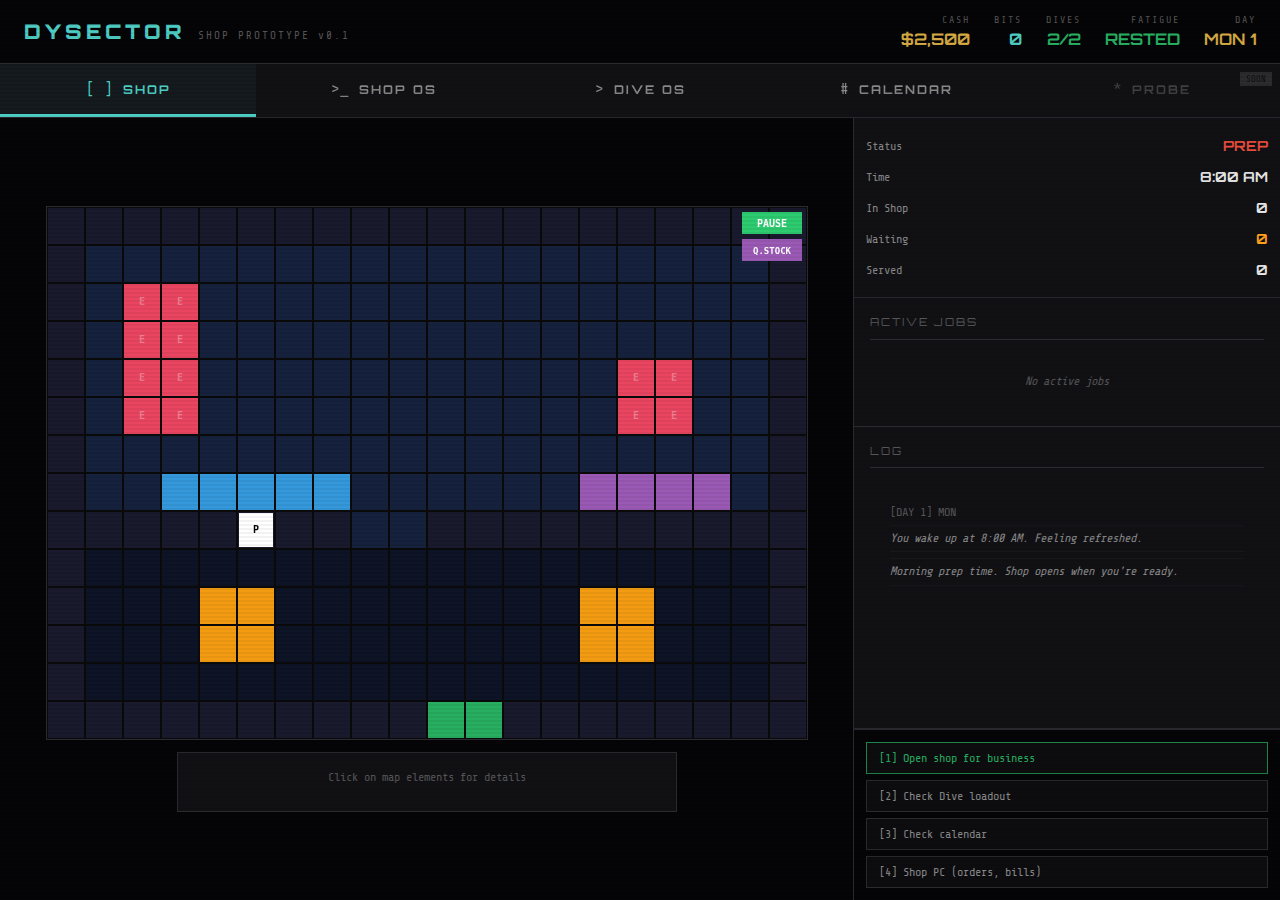
<file: index.html>
<!DOCTYPE html>
<html lang="en">
<head>
    <meta charset="UTF-8">
    <meta name="viewport" content="width=device-width, initial-scale=1.0">
    <title>DYSECTOR // Shop Prototype</title>
    <link href="https://fonts.googleapis.com/css2?family=Orbitron:wght@400;700;900&family=Rajdhani:wght@300;400;500;600;700&family=Share+Tech+Mono&display=swap" rel="stylesheet">
    <link rel="stylesheet" href="css/main.css">
    <link rel="stylesheet" href="css/shop.css">
    <link rel="stylesheet" href="css/shop-os.css">
    <link rel="stylesheet" href="css/dive-os.css">
    <link rel="stylesheet" href="css/calendar.css">
</head>
<body>
    <div class="app-container">
        <!-- Header -->
        <header class="app-header">
            <div class="header-left">
                <span class="header-label">DYSECTOR</span>
                <span class="header-version">SHOP PROTOTYPE v0.1</span>
            </div>
            <div class="header-right">
                <div class="header-stat">
                    <span class="stat-label">CASH</span>
                    <span class="stat-value" id="display-cash">$2,500</span>
                </div>
                <div class="header-stat">
                    <span class="stat-label">BITS</span>
                    <span class="stat-value bits" id="display-bits">150</span>
                </div>
                <div class="header-stat">
                    <span class="stat-label">DIVES</span>
                    <span class="stat-value dives" id="display-dives">2/2</span>
                </div>
                <div class="header-stat">
                    <span class="stat-label">FATIGUE</span>
                    <span class="stat-value fatigue-rested" id="display-fatigue">RESTED</span>
                </div>
                <div class="header-stat">
                    <span class="stat-label">DAY</span>
                    <span class="stat-value" id="display-day">MON 1</span>
                </div>
            </div>
        </header>

        <!-- Main Navigation Tabs -->
        <nav class="main-tabs">
            <button class="main-tab active" data-tab="shop">
                <span class="tab-icon">[ ]</span>
                <span class="tab-label">SHOP</span>
            </button>
            <button class="main-tab" data-tab="shop-os">
                <span class="tab-icon">&gt;_</span>
                <span class="tab-label">SHOP OS</span>
            </button>
            <button class="main-tab" data-tab="dive-os">
                <span class="tab-icon">></span>
                <span class="tab-label">DIVE OS</span>
            </button>
            <button class="main-tab" data-tab="calendar">
                <span class="tab-icon">#</span>
                <span class="tab-label">CALENDAR</span>
            </button>
            <button class="main-tab disabled" data-tab="probe">
                <span class="tab-icon">*</span>
                <span class="tab-label">PROBE</span>
                <span class="tab-locked">SOON</span>
            </button>
        </nav>

        <!-- Tab Content Areas -->
        <main class="tab-content">

            <!-- SHOP TAB -->
            <section id="shop" class="tab-panel active">
                <div class="shop-layout-v2">
                    <!-- Left: 2D Shop Map + Info Panel -->
                    <div class="shop-map-area">
                        <div id="shop-map-container" class="shop-map-container">
                            <!-- Canvas inserted by JS -->
                        </div>
                        <div class="map-info-panel" id="map-info-panel">
                            <div class="map-info-default">
                                <span class="info-hint">Click on map elements for details</span>
                            </div>
                        </div>
                    </div>

                    <!-- Right: Status + Dialogue + Commands -->
                    <div class="shop-sidebar">
                        <!-- Stats -->
                        <div class="sidebar-stats">
                            <div class="status-row">
                                <span class="status-label">Status</span>
                                <span class="status-value open" id="shop-status">MORNING</span>
                            </div>
                            <div class="status-row">
                                <span class="status-label">Time</span>
                                <span class="status-value" id="shop-time">8:00 AM</span>
                            </div>
                            <div class="status-row">
                                <span class="status-label">In Shop</span>
                                <span class="status-value" id="map-customer-count">0</span>
                            </div>
                            <div class="status-row">
                                <span class="status-label">Waiting</span>
                                <span class="status-value waiting-highlight" id="map-waiting-count">0</span>
                            </div>
                            <div class="status-row">
                                <span class="status-label">Served</span>
                                <span class="status-value" id="customers-today">0</span>
                            </div>
                        </div>

                        <!-- Active Jobs -->
                        <div class="sidebar-section">
                            <div class="sidebar-header">ACTIVE JOBS</div>
                            <div class="jobs-list" id="active-jobs">
                                <div class="empty-state-small">No jobs</div>
                            </div>
                        </div>

                        <!-- Dialogue -->
                        <div class="sidebar-section sidebar-dialogue">
                            <div class="sidebar-header">LOG</div>
                            <div class="text-display" id="shop-text-display">
                                <div class="text-line system">[SYSTEM] Shop ready.</div>
                            </div>
                        </div>

                        <!-- Commands -->
                        <div class="sidebar-commands">
                            <div class="input-options" id="shop-options">
                                <button class="option-btn" data-action="open_shop">[1] Open Shop</button>
                                <button class="option-btn" data-action="go_dive_os">[2] Dive OS</button>
                                <button class="option-btn" data-action="go_calendar">[3] Calendar</button>
                            </div>
                        </div>
                    </div>
                </div>
            </section>

            <!-- SHOP OS TAB -->
            <section id="shop-os" class="tab-panel">
                <div class="os-container">
                    <div class="os-header">
                        <div class="os-title">SYNC-OS // BUSINESS TERMINAL</div>
                        <div class="os-status">CONNECTED</div>
                    </div>
                    <div class="os-desktop">
                        <div class="os-icon" data-app="supplier">
                            <div class="icon-graphic">BOX</div>
                            <div class="icon-label">Supplier</div>
                        </div>
                        <div class="os-icon" data-app="licenses">
                            <div class="icon-graphic">ID</div>
                            <div class="icon-label">Licenses</div>
                        </div>
                        <div class="os-icon" data-app="bills">
                            <div class="icon-graphic">$</div>
                            <div class="icon-label">Bills</div>
                        </div>
                        <div class="os-icon" data-app="bank">
                            <div class="icon-graphic">BANK</div>
                            <div class="icon-label">Bank</div>
                        </div>
                        <div class="os-icon" data-app="reviews">
                            <div class="icon-graphic">STAR</div>
                            <div class="icon-label">Reviews</div>
                        </div>
                        <div class="os-icon" data-app="null-sector">
                            <div class="icon-graphic glitch">???</div>
                            <div class="icon-label glitch">Null_Sector</div>
                        </div>
                    </div>
                    <div class="os-window" id="os-window" style="display: none;">
                        <div class="window-header">
                            <span class="window-title">Application</span>
                            <button class="window-close">X</button>
                        </div>
                        <div class="window-content" id="window-content">
                            <!-- Dynamic content loads here -->
                        </div>
                    </div>
                    <div class="os-taskbar">
                        <span class="taskbar-time" id="os-time">9:00 AM</span>
                        <span class="taskbar-status">SYNC-OS v4.2.1</span>
                    </div>
                </div>
            </section>

            <!-- DIVE OS TAB -->
            <section id="dive-os" class="tab-panel">
                <div class="dive-os-container">
                    <!-- Left: Avatar & Loadout -->
                    <div class="dive-loadout">
                        <div class="loadout-header">
                            <span class="loadout-title">AVATAR LOADOUT</span>
                            <span class="loadout-bits"><span id="dive-bits">150</span> BITS</span>
                        </div>

                        <!-- Avatar Visual -->
                        <div class="avatar-display">
                            <div class="avatar-figure">
                                <div class="avatar-icon">[A]</div>
                            </div>
                            <div class="avatar-stats">
                                <div class="avatar-stat">
                                    <span class="stat-name">SHIELD</span>
                                    <div class="stat-bar"><div class="stat-fill shield" style="width: 100%"></div></div>
                                </div>
                                <div class="avatar-stat">
                                    <span class="stat-name">HEALTH</span>
                                    <div class="stat-bar"><div class="stat-fill health" style="width: 100%"></div></div>
                                </div>
                            </div>
                        </div>

                        <!-- Avatar Mod Slots -->
                        <div class="loadout-section">
                            <div class="section-header">AVATAR MODS <span class="slot-count">0/3</span></div>
                            <div class="mod-slots avatar-mods">
                                <div class="mod-slot empty" data-slot="avatar-1">
                                    <span class="slot-label">SLOT 1</span>
                                </div>
                                <div class="mod-slot empty" data-slot="avatar-2">
                                    <span class="slot-label">SLOT 2</span>
                                </div>
                                <div class="mod-slot empty" data-slot="avatar-3">
                                    <span class="slot-label">SLOT 3</span>
                                </div>
                            </div>
                        </div>

                        <!-- Weapon Slots -->
                        <div class="loadout-section">
                            <div class="section-header">WEAPONS <span class="slot-count">1/2</span></div>
                            <div class="weapon-slots">
                                <div class="weapon-slot equipped" data-slot="weapon-1">
                                    <div class="weapon-info">
                                        <span class="weapon-name">SYNC Pistol</span>
                                        <span class="weapon-type">SIDEARM</span>
                                    </div>
                                    <div class="weapon-mods">
                                        <div class="mod-slot small empty"></div>
                                        <div class="mod-slot small empty"></div>
                                    </div>
                                </div>
                                <div class="weapon-slot empty" data-slot="weapon-2">
                                    <span class="slot-label">WEAPON 2</span>
                                    <span class="slot-hint">Select from armory</span>
                                </div>
                            </div>
                        </div>

                        <!-- Consumables -->
                        <div class="loadout-section">
                            <div class="section-header">CONSUMABLES</div>
                            <div class="consumable-slots">
                                <div class="consumable-slot">
                                    <span class="consumable-icon">A</span>
                                    <span class="consumable-name">Ammo</span>
                                    <span class="consumable-count" id="ammo-count">60/60</span>
                                </div>
                                <div class="consumable-slot">
                                    <span class="consumable-icon">+</span>
                                    <span class="consumable-name">Health Packs</span>
                                    <span class="consumable-count" id="health-pack-count">3</span>
                                </div>
                                <div class="consumable-slot">
                                    <span class="consumable-icon">S</span>
                                    <span class="consumable-name">Software</span>
                                    <span class="consumable-count" id="software-count">2</span>
                                </div>
                            </div>
                        </div>
                    </div>

                    <!-- Right: Shop & Inventory -->
                    <div class="dive-shop">
                        <div class="shop-tabs">
                            <button class="shop-tab active" data-shop="buy">BUY</button>
                            <button class="shop-tab" data-shop="armory">ARMORY</button>
                            <button class="shop-tab" data-shop="mods">MODS</button>
                            <button class="shop-tab" data-shop="tests">TESTS</button>
                        </div>

                        <!-- Buy Tab -->
                        <div class="shop-panel active" id="shop-buy">
                            <div class="shop-category">
                                <div class="category-header">CONSUMABLES</div>
                                <div class="shop-item" data-item="ammo">
                                    <div class="item-info">
                                        <span class="item-name">Ammo Pack</span>
                                        <span class="item-desc">+30 rounds</span>
                                    </div>
                                    <span class="item-price">20 bits</span>
                                    <button class="buy-btn">BUY</button>
                                </div>
                                <div class="shop-item" data-item="health">
                                    <div class="item-info">
                                        <span class="item-name">Health Pack</span>
                                        <span class="item-desc">Restore 50% health</span>
                                    </div>
                                    <span class="item-price">35 bits</span>
                                    <button class="buy-btn">BUY</button>
                                </div>
                                <div class="shop-item" data-item="shield">
                                    <div class="item-info">
                                        <span class="item-name">Shield Cell</span>
                                        <span class="item-desc">Restore 50% shield</span>
                                    </div>
                                    <span class="item-price">25 bits</span>
                                    <button class="buy-btn">BUY</button>
                                </div>
                            </div>
                            <div class="shop-category">
                                <div class="category-header">SOFTWARE</div>
                                <div class="shop-item" data-item="firewall">
                                    <div class="item-info">
                                        <span class="item-name">Firewall Burst</span>
                                        <span class="item-desc">Throwable - damages all nearby enemies</span>
                                    </div>
                                    <span class="item-price">50 bits</span>
                                    <button class="buy-btn">BUY</button>
                                </div>
                                <div class="shop-item" data-item="decrypt">
                                    <div class="item-info">
                                        <span class="item-name">Decrypt Tool</span>
                                        <span class="item-desc">Bypass locked terminals faster</span>
                                    </div>
                                    <span class="item-price">40 bits</span>
                                    <button class="buy-btn">BUY</button>
                                </div>
                            </div>
                        </div>

                        <!-- Armory Tab -->
                        <div class="shop-panel" id="shop-armory">
                            <div class="shop-category">
                                <div class="category-header">AVAILABLE WEAPONS</div>
                                <div class="weapon-card" data-weapon="pistol">
                                    <div class="weapon-card-info">
                                        <span class="weapon-card-name">SYNC Pistol</span>
                                        <span class="weapon-card-type">SIDEARM</span>
                                        <span class="weapon-card-desc">Reliable. Accurate. Standard issue.</span>
                                    </div>
                                    <div class="weapon-card-stats">
                                        <div class="wstat"><span>DMG</span><div class="wstat-bar"><div style="width:40%"></div></div></div>
                                        <div class="wstat"><span>ROF</span><div class="wstat-bar"><div style="width:60%"></div></div></div>
                                        <div class="wstat"><span>ACC</span><div class="wstat-bar"><div style="width:80%"></div></div></div>
                                    </div>
                                    <span class="weapon-owned">OWNED</span>
                                </div>
                                <div class="weapon-card locked" data-weapon="smg">
                                    <div class="weapon-card-info">
                                        <span class="weapon-card-name">Burst SMG</span>
                                        <span class="weapon-card-type">PRIMARY</span>
                                        <span class="weapon-card-desc">High fire rate. Close quarters.</span>
                                    </div>
                                    <div class="weapon-card-stats">
                                        <div class="wstat"><span>DMG</span><div class="wstat-bar"><div style="width:35%"></div></div></div>
                                        <div class="wstat"><span>ROF</span><div class="wstat-bar"><div style="width:90%"></div></div></div>
                                        <div class="wstat"><span>ACC</span><div class="wstat-bar"><div style="width:50%"></div></div></div>
                                    </div>
                                    <button class="buy-btn weapon-buy">150 BITS</button>
                                </div>
                                <div class="weapon-card locked" data-weapon="rifle">
                                    <div class="weapon-card-info">
                                        <span class="weapon-card-name">Assault Rifle</span>
                                        <span class="weapon-card-type">PRIMARY</span>
                                        <span class="weapon-card-desc">Balanced. Versatile. Reliable.</span>
                                    </div>
                                    <div class="weapon-card-stats">
                                        <div class="wstat"><span>DMG</span><div class="wstat-bar"><div style="width:55%"></div></div></div>
                                        <div class="wstat"><span>ROF</span><div class="wstat-bar"><div style="width:65%"></div></div></div>
                                        <div class="wstat"><span>ACC</span><div class="wstat-bar"><div style="width:70%"></div></div></div>
                                    </div>
                                    <button class="buy-btn weapon-buy">200 BITS</button>
                                </div>
                            </div>
                        </div>

                        <!-- Mods Tab -->
                        <div class="shop-panel" id="shop-mods">
                            <div class="shop-category">
                                <div class="category-header">AVATAR MODS</div>
                                <div class="mod-card" data-mod="shield-boost">
                                    <div class="mod-card-info">
                                        <span class="mod-card-name">Shield Boost</span>
                                        <span class="mod-card-desc">+25% shield capacity</span>
                                    </div>
                                    <span class="item-price">80 bits</span>
                                    <button class="buy-btn">BUY</button>
                                </div>
                                <div class="mod-card" data-mod="quick-regen">
                                    <div class="mod-card-info">
                                        <span class="mod-card-name">Quick Regen</span>
                                        <span class="mod-card-desc">Shield recharges faster</span>
                                    </div>
                                    <span class="item-price">100 bits</span>
                                    <button class="buy-btn">BUY</button>
                                </div>
                            </div>
                            <div class="shop-category">
                                <div class="category-header">WEAPON MODS</div>
                                <div class="mod-card" data-mod="extended-mag">
                                    <div class="mod-card-info">
                                        <span class="mod-card-name">Extended Mag</span>
                                        <span class="mod-card-desc">+50% magazine size</span>
                                    </div>
                                    <span class="item-price">60 bits</span>
                                    <button class="buy-btn">BUY</button>
                                </div>
                                <div class="mod-card" data-mod="damage-amp">
                                    <div class="mod-card-info">
                                        <span class="mod-card-name">Damage Amp</span>
                                        <span class="mod-card-desc">+15% damage output</span>
                                    </div>
                                    <span class="item-price">90 bits</span>
                                    <button class="buy-btn">BUY</button>
                                </div>
                            </div>
                        </div>

                        <!-- Tests Tab (License Tests) -->
                        <div class="shop-panel" id="shop-tests">
                            <div class="shop-category">
                                <div class="category-header">LICENSE TESTS</div>
                                <p class="test-intro">Pass tests to prove your skill. Cash unlocks the license, bits pay for the test.</p>
                                <div class="test-card" data-test="c">
                                    <div class="test-info">
                                        <span class="test-name grade-c">C-LICENSE TEST</span>
                                        <span class="test-desc">Prove competence with C-grade devices</span>
                                    </div>
                                    <span class="test-cost">100 bits</span>
                                    <button class="buy-btn test-btn">TAKE TEST</button>
                                </div>
                                <div class="test-card locked" data-test="b">
                                    <div class="test-info">
                                        <span class="test-name grade-b">B-LICENSE TEST</span>
                                        <span class="test-desc">Requires C-License first</span>
                                    </div>
                                    <span class="test-cost">250 bits</span>
                                    <button class="buy-btn test-btn" disabled>LOCKED</button>
                                </div>
                                <div class="test-card locked" data-test="a">
                                    <div class="test-info">
                                        <span class="test-name grade-a">A-LICENSE TEST</span>
                                        <span class="test-desc">Requires B-License first</span>
                                    </div>
                                    <span class="test-cost">500 bits</span>
                                    <button class="buy-btn test-btn" disabled>LOCKED</button>
                                </div>
                            </div>
                        </div>
                    </div>
                </div>
            </section>

            <!-- CALENDAR TAB -->
            <section id="calendar" class="tab-panel">
                <div class="calendar-container">
                    <div class="calendar-header">
                        <button class="cal-nav" id="cal-prev">&lt;</button>
                        <div class="cal-title">WEEK 1</div>
                        <button class="cal-nav" id="cal-next">&gt;</button>
                    </div>
                    <div class="calendar-grid">
                        <div class="cal-day today">
                            <div class="day-header">
                                <span class="day-name">MON</span>
                                <span class="day-num">1</span>
                            </div>
                            <div class="day-content">
                                <div class="day-dives">
                                    <span class="dive-icon">D</span>
                                    <span class="dive-count">2/2</span>
                                </div>
                                <div class="day-jobs">
                                    <!-- Jobs go here -->
                                </div>
                            </div>
                        </div>
                        <div class="cal-day">
                            <div class="day-header">
                                <span class="day-name">TUE</span>
                                <span class="day-num">2</span>
                            </div>
                            <div class="day-content">
                                <div class="day-dives">
                                    <span class="dive-icon">D</span>
                                    <span class="dive-count">2/2</span>
                                </div>
                                <div class="day-jobs"></div>
                            </div>
                        </div>
                        <div class="cal-day">
                            <div class="day-header">
                                <span class="day-name">WED</span>
                                <span class="day-num">3</span>
                            </div>
                            <div class="day-content">
                                <div class="day-dives">
                                    <span class="dive-icon">D</span>
                                    <span class="dive-count">2/2</span>
                                </div>
                                <div class="day-jobs"></div>
                            </div>
                        </div>
                        <div class="cal-day">
                            <div class="day-header">
                                <span class="day-name">THU</span>
                                <span class="day-num">4</span>
                            </div>
                            <div class="day-content">
                                <div class="day-dives">
                                    <span class="dive-icon">D</span>
                                    <span class="dive-count">2/2</span>
                                </div>
                                <div class="day-jobs"></div>
                            </div>
                        </div>
                        <div class="cal-day">
                            <div class="day-header">
                                <span class="day-name">FRI</span>
                                <span class="day-num">5</span>
                            </div>
                            <div class="day-content">
                                <div class="day-dives">
                                    <span class="dive-icon">D</span>
                                    <span class="dive-count">2/2</span>
                                </div>
                                <div class="day-jobs"></div>
                            </div>
                        </div>
                        <div class="cal-day weekend">
                            <div class="day-header">
                                <span class="day-name">SAT</span>
                                <span class="day-num">6</span>
                            </div>
                            <div class="day-content">
                                <div class="day-closed">CLOSED</div>
                            </div>
                        </div>
                        <div class="cal-day weekend">
                            <div class="day-header">
                                <span class="day-name">SUN</span>
                                <span class="day-num">7</span>
                            </div>
                            <div class="day-content">
                                <div class="day-closed">CLOSED</div>
                            </div>
                        </div>
                    </div>
                    <div class="calendar-sidebar">
                        <div class="sidebar-section">
                            <div class="sidebar-header">UPCOMING DEADLINES</div>
                            <div class="deadline-list" id="deadline-list">
                                <div class="empty-state">No pending deadlines</div>
                            </div>
                        </div>
                        <div class="sidebar-section">
                            <div class="sidebar-header">BILLS DUE</div>
                            <div class="bills-preview">
                                <div class="bill-item">
                                    <span class="bill-name">Rent</span>
                                    <span class="bill-due">Day 7</span>
                                    <span class="bill-amount">$500</span>
                                </div>
                                <div class="bill-item">
                                    <span class="bill-name">Utilities</span>
                                    <span class="bill-due">Day 7</span>
                                    <span class="bill-amount">$100</span>
                                </div>
                            </div>
                        </div>
                    </div>
                </div>
            </section>

            <!-- PROBE TAB (Placeholder) -->
            <section id="probe" class="tab-panel">
                <div class="placeholder-container">
                    <div class="placeholder-icon">*</div>
                    <div class="placeholder-title">PROBE SYSTEM</div>
                    <div class="placeholder-text">Coming soon. Build out the shop loop first.</div>
                </div>
            </section>

        </main>
    </div>

    <script src="js/gameState.js"></script>
    <script src="js/saveSystem.js"></script>
    <script src="js/shopGenerator.js"></script>
    <script src="js/npcSystem.js"></script>
    <script src="js/dialogueSystem.js"></script>
    <script src="js/registerSystem.js"></script>
    <script src="js/serviceInterface.js"></script>
    <script src="js/inventorySystem.js"></script>
    <script src="js/shelfInterface.js"></script>
    <script src="js/displayTableInterface.js"></script>
    <script src="js/shopMap.js"></script>
    <script src="js/shop.js"></script>
    <script src="js/shopOS.js"></script>
    <script src="js/diveOS.js"></script>
    <script src="js/calendar.js"></script>
    <script src="js/main.js"></script>
</body>
</html>
</file>
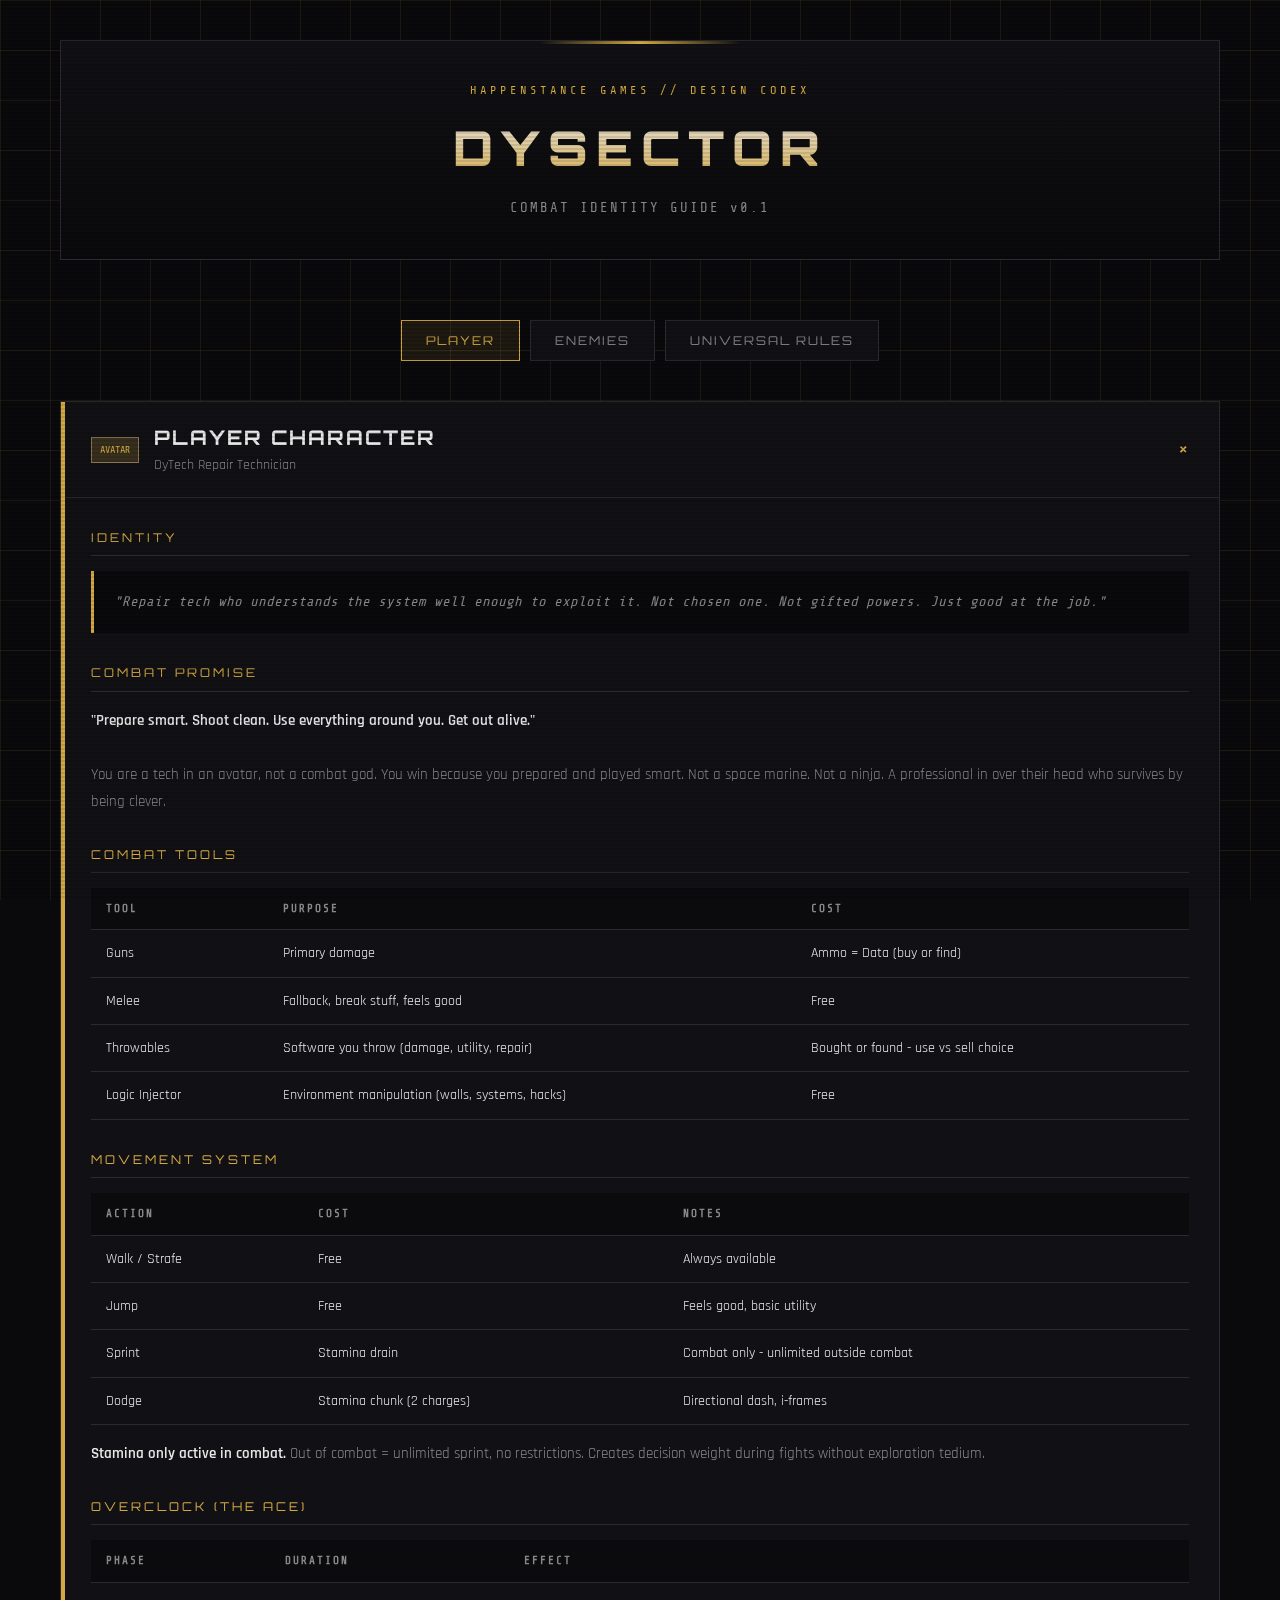
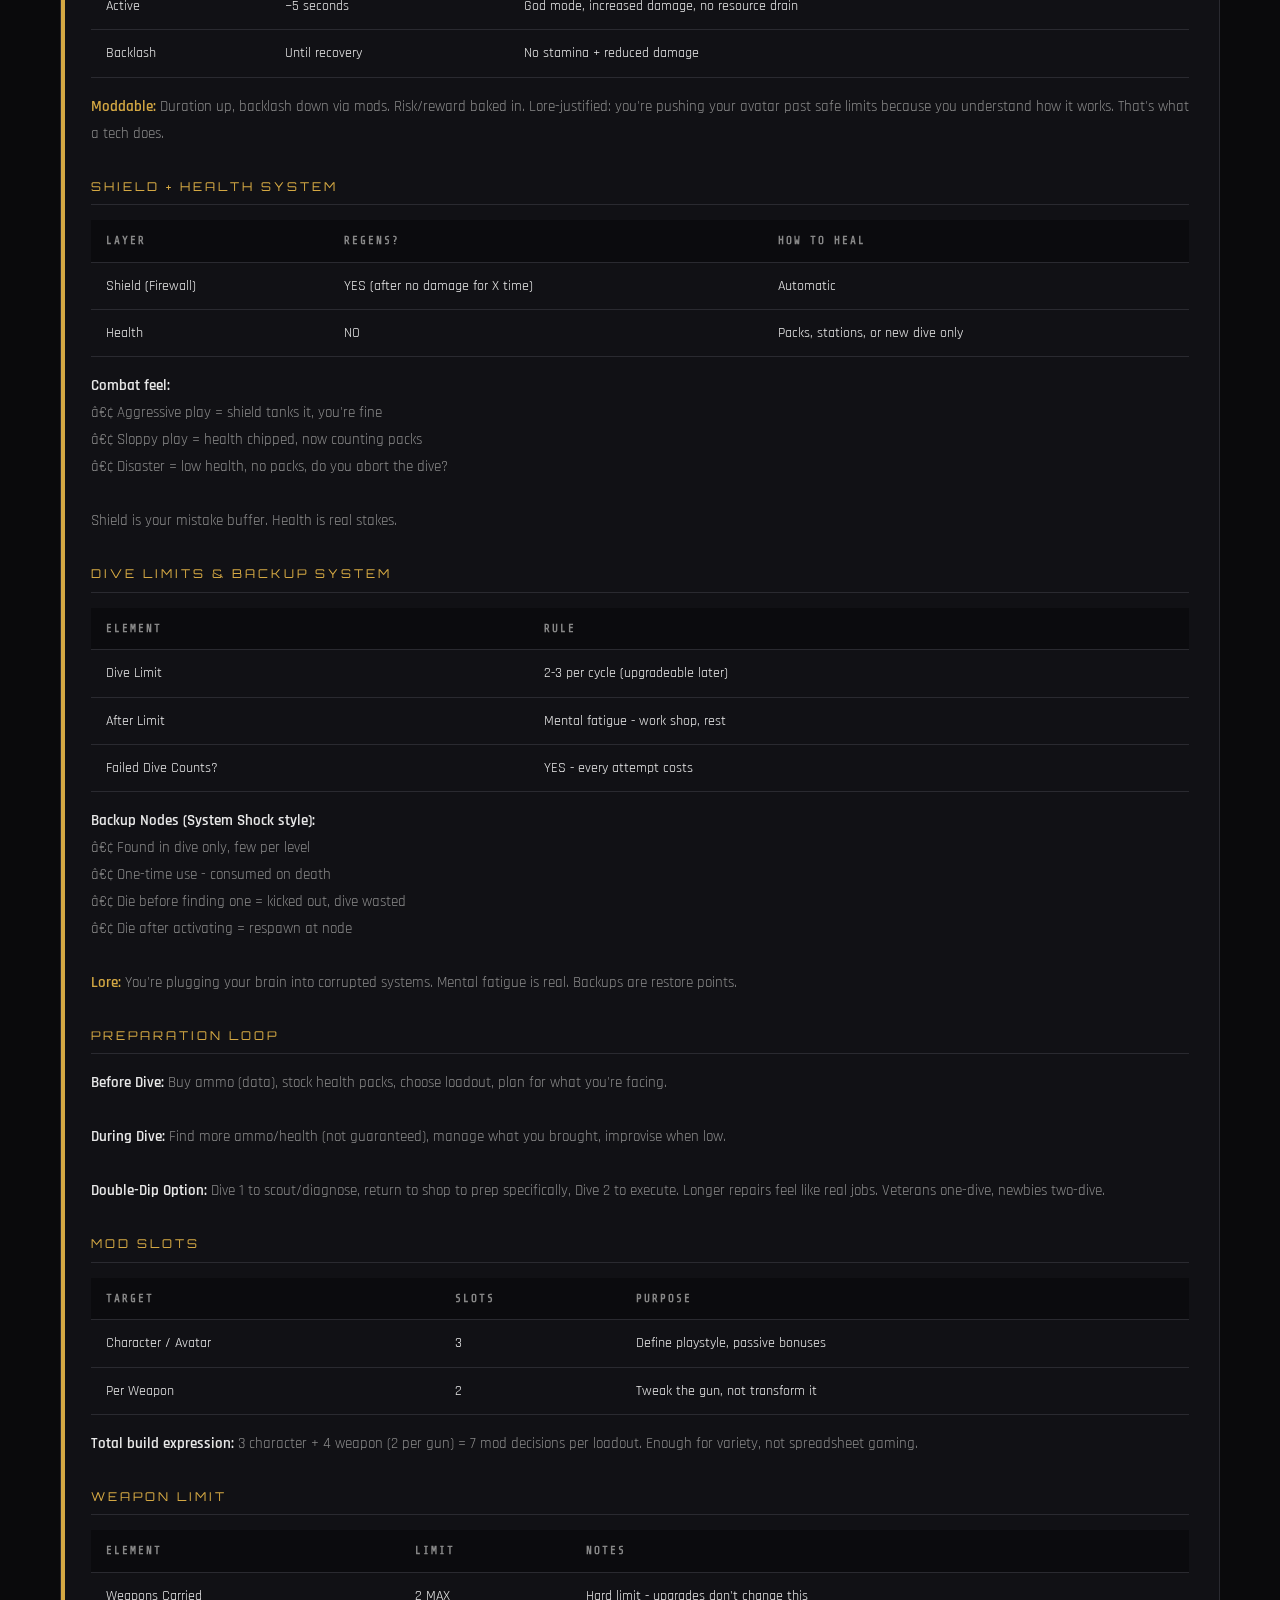
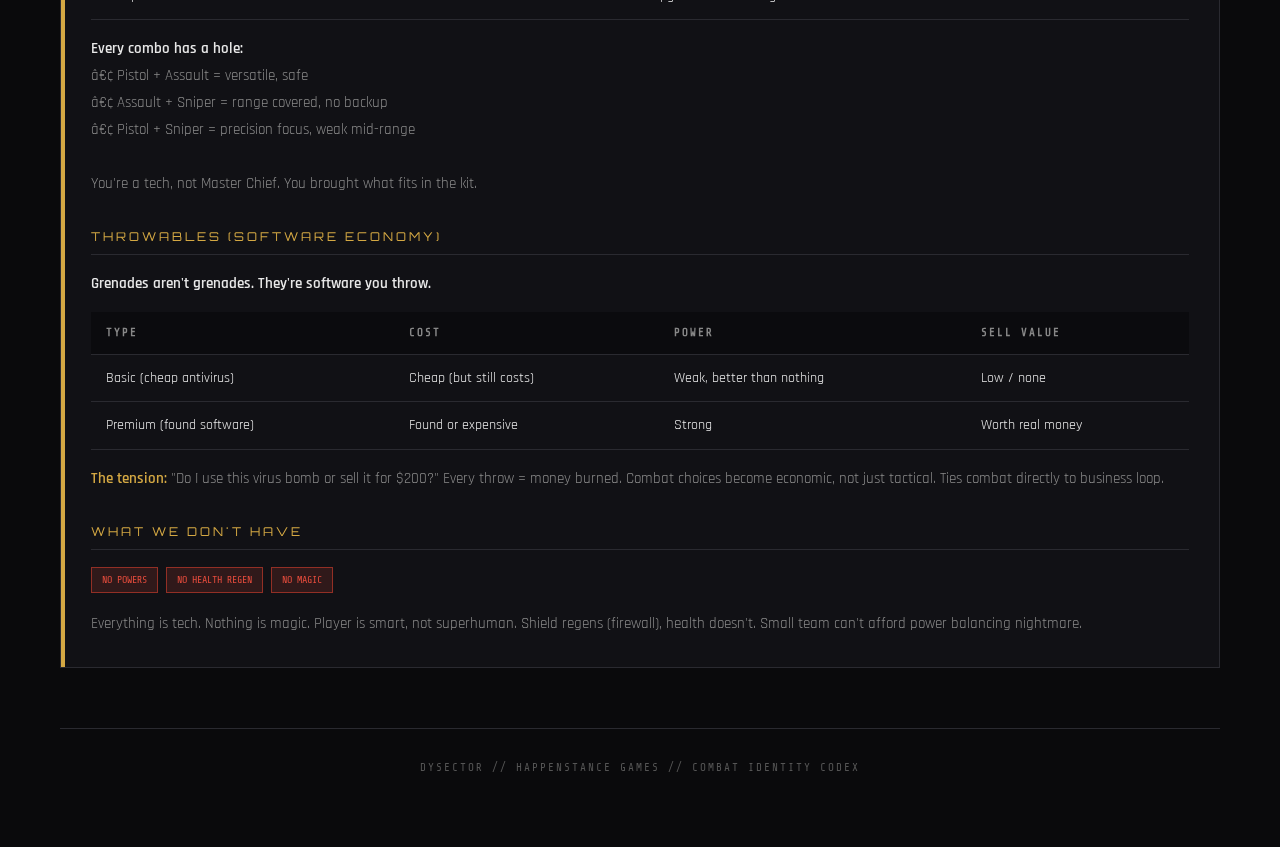
<file: dysector_combat_identity_guide.html>
<!DOCTYPE html>
<html lang="en">
<head>
    <meta charset="UTF-8">
    <meta name="viewport" content="width=device-width, initial-scale=1.0">
    <title>DYSECTOR // Combat Identity Codex</title>
    <link href="https://fonts.googleapis.com/css2?family=Orbitron:wght@400;700;900&family=Rajdhani:wght@300;400;500;600;700&family=Share+Tech+Mono&display=swap" rel="stylesheet">
    <style>
        :root {
            --bg-dark: #0a0a0c;
            --bg-card: #111115;
            --bg-card-hover: #18181d;
            --gold: #d4a843;
            --gold-dim: #8b7355;
            --cyan: #4ecdc4;
            --cyan-dim: #2a7a74;
            --red: #e74c3c;
            --red-dim: #922f25;
            --text-primary: #e8e8e8;
            --text-secondary: #888;
            --text-dim: #555;
            --border: #2a2a30;
            --circuit: rgba(212, 168, 67, 0.1);
        }

        * {
            margin: 0;
            padding: 0;
            box-sizing: border-box;
        }

        body {
            font-family: 'Rajdhani', sans-serif;
            background-color: var(--bg-dark);
            color: var(--text-primary);
            min-height: 100vh;
            line-height: 1.6;
        }

        /* Circuit Pattern Background */
        body::before {
            content: '';
            position: fixed;
            top: 0;
            left: 0;
            width: 100%;
            height: 100%;
            background-image: 
                linear-gradient(90deg, var(--circuit) 1px, transparent 1px),
                linear-gradient(var(--circuit) 1px, transparent 1px);
            background-size: 50px 50px;
            pointer-events: none;
            z-index: 0;
        }

        /* Scanline Effect */
        body::after {
            content: '';
            position: fixed;
            top: 0;
            left: 0;
            width: 100%;
            height: 100%;
            background: repeating-linear-gradient(
                0deg,
                transparent,
                transparent 2px,
                rgba(0, 0, 0, 0.1) 2px,
                rgba(0, 0, 0, 0.1) 4px
            );
            pointer-events: none;
            z-index: 1000;
        }

        .container {
            max-width: 1200px;
            margin: 0 auto;
            padding: 40px 20px;
            position: relative;
            z-index: 1;
        }

        /* Header */
        header {
            text-align: center;
            margin-bottom: 60px;
            padding: 40px;
            border: 1px solid var(--border);
            background: linear-gradient(180deg, var(--bg-card) 0%, var(--bg-dark) 100%);
            position: relative;
        }

        header::before {
            content: '';
            position: absolute;
            top: 0;
            left: 50%;
            transform: translateX(-50%);
            width: 200px;
            height: 3px;
            background: linear-gradient(90deg, transparent, var(--gold), transparent);
        }

        .header-label {
            font-family: 'Share Tech Mono', monospace;
            font-size: 12px;
            color: var(--gold);
            letter-spacing: 4px;
            margin-bottom: 10px;
        }

        h1 {
            font-family: 'Orbitron', sans-serif;
            font-size: 48px;
            font-weight: 900;
            letter-spacing: 8px;
            background: linear-gradient(180deg, var(--text-primary) 0%, var(--gold) 100%);
            -webkit-background-clip: text;
            -webkit-text-fill-color: transparent;
            background-clip: text;
            margin-bottom: 10px;
        }

        .subtitle {
            font-family: 'Share Tech Mono', monospace;
            font-size: 14px;
            color: var(--text-secondary);
            letter-spacing: 2px;
        }

        /* Navigation */
        .nav-tabs {
            display: flex;
            gap: 10px;
            margin-bottom: 40px;
            flex-wrap: wrap;
            justify-content: center;
        }

        .nav-tab {
            font-family: 'Orbitron', sans-serif;
            font-size: 12px;
            letter-spacing: 2px;
            padding: 12px 24px;
            background: var(--bg-card);
            border: 1px solid var(--border);
            color: var(--text-secondary);
            cursor: pointer;
            transition: all 0.3s ease;
            text-transform: uppercase;
        }

        .nav-tab:hover {
            border-color: var(--gold-dim);
            color: var(--text-primary);
        }

        .nav-tab.active {
            border-color: var(--gold);
            color: var(--gold);
            background: rgba(212, 168, 67, 0.1);
        }

        /* Sections */
        .section {
            display: none;
        }

        .section.active {
            display: block;
            animation: fadeIn 0.4s ease;
        }

        @keyframes fadeIn {
            from { opacity: 0; transform: translateY(10px); }
            to { opacity: 1; transform: translateY(0); }
        }

        /* Entry Cards */
        .entry {
            background: var(--bg-card);
            border: 1px solid var(--border);
            margin-bottom: 30px;
            position: relative;
            overflow: hidden;
        }

        .entry::before {
            content: '';
            position: absolute;
            top: 0;
            left: 0;
            width: 4px;
            height: 100%;
            background: var(--gold);
        }

        .entry.enemy::before {
            background: var(--red);
        }

        .entry.system::before {
            background: var(--cyan);
        }

        .entry-header {
            padding: 20px 30px;
            cursor: pointer;
            display: flex;
            justify-content: space-between;
            align-items: center;
            border-bottom: 1px solid var(--border);
            transition: background 0.3s ease;
        }

        .entry-header:hover {
            background: var(--bg-card-hover);
        }

        .entry-title {
            display: flex;
            align-items: center;
            gap: 15px;
        }

        .entry-icon {
            font-family: 'Share Tech Mono', monospace;
            font-size: 10px;
            padding: 4px 8px;
            background: rgba(212, 168, 67, 0.2);
            color: var(--gold);
            border: 1px solid var(--gold-dim);
        }

        .entry.enemy .entry-icon {
            background: rgba(231, 76, 60, 0.2);
            color: var(--red);
            border-color: var(--red-dim);
        }

        .entry.system .entry-icon {
            background: rgba(78, 205, 196, 0.2);
            color: var(--cyan);
            border-color: var(--cyan-dim);
        }

        .entry-name {
            font-family: 'Orbitron', sans-serif;
            font-size: 20px;
            font-weight: 700;
            letter-spacing: 2px;
        }

        .entry-role {
            font-size: 14px;
            color: var(--text-secondary);
            font-weight: 400;
        }

        .entry-toggle {
            font-family: 'Share Tech Mono', monospace;
            font-size: 20px;
            color: var(--text-dim);
            transition: transform 0.3s ease, color 0.3s ease;
        }

        .entry.open .entry-toggle {
            transform: rotate(45deg);
            color: var(--gold);
        }

        .entry-content {
            display: none;
            padding: 30px;
        }

        .entry.open .entry-content {
            display: block;
            animation: slideDown 0.3s ease;
        }

        @keyframes slideDown {
            from { opacity: 0; }
            to { opacity: 1; }
        }

        /* Content Sections */
        .content-block {
            margin-bottom: 30px;
        }

        .content-block:last-child {
            margin-bottom: 0;
        }

        .block-title {
            font-family: 'Orbitron', sans-serif;
            font-size: 12px;
            letter-spacing: 3px;
            color: var(--gold);
            margin-bottom: 15px;
            padding-bottom: 8px;
            border-bottom: 1px solid var(--border);
            text-transform: uppercase;
        }

        .entry.enemy .block-title {
            color: var(--red);
        }

        .entry.system .block-title {
            color: var(--cyan);
        }

        /* Tables */
        .data-table {
            width: 100%;
            border-collapse: collapse;
            font-size: 14px;
        }

        .data-table th,
        .data-table td {
            padding: 12px 15px;
            text-align: left;
            border-bottom: 1px solid var(--border);
        }

        .data-table th {
            font-family: 'Share Tech Mono', monospace;
            font-size: 11px;
            letter-spacing: 2px;
            color: var(--text-secondary);
            text-transform: uppercase;
            background: rgba(0, 0, 0, 0.3);
        }

        .data-table td {
            color: var(--text-primary);
        }

        .data-table tr:hover td {
            background: rgba(255, 255, 255, 0.02);
        }

        /* Tags */
        .tag {
            display: inline-block;
            font-family: 'Share Tech Mono', monospace;
            font-size: 10px;
            padding: 4px 10px;
            margin: 2px 4px 2px 0;
            background: rgba(212, 168, 67, 0.15);
            border: 1px solid var(--gold-dim);
            color: var(--gold);
        }

        .tag.negative {
            background: rgba(231, 76, 60, 0.15);
            border-color: var(--red-dim);
            color: var(--red);
        }

        .tag.info {
            background: rgba(78, 205, 196, 0.15);
            border-color: var(--cyan-dim);
            color: var(--cyan);
        }

        /* Lists */
        .content-list {
            list-style: none;
        }

        .content-list li {
            padding: 8px 0;
            padding-left: 20px;
            position: relative;
            border-bottom: 1px solid rgba(255, 255, 255, 0.05);
        }

        .content-list li::before {
            content: 'â–¸';
            position: absolute;
            left: 0;
            color: var(--gold);
        }

        .entry.enemy .content-list li::before {
            color: var(--red);
        }

        /* Paragraphs */
        .content-text {
            font-size: 15px;
            color: var(--text-secondary);
            line-height: 1.8;
        }

        .content-text strong {
            color: var(--text-primary);
            font-weight: 600;
        }

        .highlight {
            color: var(--gold);
            font-weight: 600;
        }

        .entry.enemy .highlight {
            color: var(--red);
        }

        /* Quote Block */
        .quote-block {
            font-family: 'Share Tech Mono', monospace;
            font-size: 14px;
            padding: 20px;
            background: rgba(0, 0, 0, 0.4);
            border-left: 3px solid var(--gold);
            color: var(--text-secondary);
            font-style: italic;
        }

        .entry.enemy .quote-block {
            border-left-color: var(--red);
        }

        /* Tier Dividers */
        .tier-divider {
            margin: 50px 0 40px 0;
            padding: 20px 0;
            border-top: 1px solid var(--border);
            border-bottom: 1px solid var(--border);
            text-align: center;
            background: linear-gradient(90deg, transparent, rgba(212, 168, 67, 0.05), transparent);
        }

        .tier-divider h2 {
            font-family: 'Orbitron', sans-serif;
            font-size: 18px;
            font-weight: 700;
            letter-spacing: 6px;
            color: var(--gold);
            margin-bottom: 8px;
        }

        .tier-divider p {
            font-family: 'Share Tech Mono', monospace;
            font-size: 12px;
            color: var(--text-secondary);
            letter-spacing: 2px;
        }

        .tier-divider.elite {
            background: linear-gradient(90deg, transparent, rgba(231, 76, 60, 0.05), transparent);
        }

        .tier-divider.elite h2 {
            color: var(--red);
        }

        .tier-divider.boss {
            background: linear-gradient(90deg, transparent, rgba(78, 205, 196, 0.1), transparent);
        }

        .tier-divider.boss h2 {
            color: var(--cyan);
        }

        /* Boss Entry Styling */
        .entry.boss::before {
            background: var(--cyan);
        }

        .entry.boss .entry-icon {
            background: rgba(78, 205, 196, 0.2);
            color: var(--cyan);
            border-color: var(--cyan-dim);
        }

        .entry.boss .block-title {
            color: var(--cyan);
        }

        .entry.boss .quote-block {
            border-left-color: var(--cyan);
        }

        .entry.boss .highlight {
            color: var(--cyan);
        }

        .entry.boss .content-list li::before {
            color: var(--cyan);
        }

        /* Universal Rules Section */
        .rules-banner {
            background: linear-gradient(90deg, rgba(78, 205, 196, 0.1) 0%, transparent 100%);
            border: 1px solid var(--cyan-dim);
            padding: 20px 25px;
            margin-bottom: 30px;
        }

        .rules-banner h3 {
            font-family: 'Orbitron', sans-serif;
            font-size: 14px;
            color: var(--cyan);
            letter-spacing: 2px;
            margin-bottom: 10px;
        }

        .rules-banner p {
            font-size: 14px;
            color: var(--text-secondary);
        }

        /* Footer */
        footer {
            margin-top: 60px;
            padding: 30px;
            border-top: 1px solid var(--border);
            text-align: center;
        }

        .footer-text {
            font-family: 'Share Tech Mono', monospace;
            font-size: 11px;
            color: var(--text-dim);
            letter-spacing: 2px;
        }

        /* Responsive */
        @media (max-width: 768px) {
            h1 {
                font-size: 28px;
                letter-spacing: 4px;
            }

            .entry-header {
                padding: 15px 20px;
            }

            .entry-content {
                padding: 20px;
            }

            .entry-name {
                font-size: 16px;
            }

            .nav-tab {
                padding: 10px 16px;
                font-size: 10px;
            }
        }
    </style>
</head>
<body>
    <div class="container">
        <header>
            <div class="header-label">HAPPENSTANCE GAMES // DESIGN CODEX</div>
            <h1>DYSECTOR</h1>
            <div class="subtitle">COMBAT IDENTITY GUIDE v0.1</div>
        </header>

        <nav class="nav-tabs">
            <button class="nav-tab active" data-section="player">PLAYER</button>
            <button class="nav-tab" data-section="enemies">ENEMIES</button>
            <button class="nav-tab" data-section="rules">UNIVERSAL RULES</button>
        </nav>

        <!-- PLAYER SECTION -->
        <div id="player" class="section active">
            
            <div class="entry open">
                <div class="entry-header">
                    <div class="entry-title">
                        <span class="entry-icon">AVATAR</span>
                        <div>
                            <div class="entry-name">PLAYER CHARACTER</div>
                            <div class="entry-role">DyTech Repair Technician</div>
                        </div>
                    </div>
                    <span class="entry-toggle">+</span>
                </div>
                <div class="entry-content">
                    
                    <div class="content-block">
                        <div class="block-title">Identity</div>
                        <div class="quote-block">
                            "Repair tech who understands the system well enough to exploit it. Not chosen one. Not gifted powers. Just good at the job."
                        </div>
                    </div>

                    <div class="content-block">
                        <div class="block-title">Combat Promise</div>
                        <p class="content-text">
                            <strong>"Prepare smart. Shoot clean. Use everything around you. Get out alive."</strong><br><br>
                            You are a tech in an avatar, not a combat god. You win because you prepared and played smart. Not a space marine. Not a ninja. A professional in over their head who survives by being clever.
                        </p>
                    </div>

                    <div class="content-block">
                        <div class="block-title">Combat Tools</div>
                        <table class="data-table">
                            <thead>
                                <tr>
                                    <th>Tool</th>
                                    <th>Purpose</th>
                                    <th>Cost</th>
                                </tr>
                            </thead>
                            <tbody>
                                <tr>
                                    <td>Guns</td>
                                    <td>Primary damage</td>
                                    <td>Ammo = Data (buy or find)</td>
                                </tr>
                                <tr>
                                    <td>Melee</td>
                                    <td>Fallback, break stuff, feels good</td>
                                    <td>Free</td>
                                </tr>
                                <tr>
                                    <td>Throwables</td>
                                    <td>Software you throw (damage, utility, repair)</td>
                                    <td>Bought or found - use vs sell choice</td>
                                </tr>
                                <tr>
                                    <td>Logic Injector</td>
                                    <td>Environment manipulation (walls, systems, hacks)</td>
                                    <td>Free</td>
                                </tr>
                            </tbody>
                        </table>
                    </div>

                    <div class="content-block">
                        <div class="block-title">Movement System</div>
                        <table class="data-table">
                            <thead>
                                <tr>
                                    <th>Action</th>
                                    <th>Cost</th>
                                    <th>Notes</th>
                                </tr>
                            </thead>
                            <tbody>
                                <tr>
                                    <td>Walk / Strafe</td>
                                    <td>Free</td>
                                    <td>Always available</td>
                                </tr>
                                <tr>
                                    <td>Jump</td>
                                    <td>Free</td>
                                    <td>Feels good, basic utility</td>
                                </tr>
                                <tr>
                                    <td>Sprint</td>
                                    <td>Stamina drain</td>
                                    <td>Combat only - unlimited outside combat</td>
                                </tr>
                                <tr>
                                    <td>Dodge</td>
                                    <td>Stamina chunk (2 charges)</td>
                                    <td>Directional dash, i-frames</td>
                                </tr>
                            </tbody>
                        </table>
                        <p class="content-text" style="margin-top: 15px;">
                            <strong>Stamina only active in combat.</strong> Out of combat = unlimited sprint, no restrictions. Creates decision weight during fights without exploration tedium.
                        </p>
                    </div>

                    <div class="content-block">
                        <div class="block-title">Overclock (The Ace)</div>
                        <table class="data-table">
                            <thead>
                                <tr>
                                    <th>Phase</th>
                                    <th>Duration</th>
                                    <th>Effect</th>
                                </tr>
                            </thead>
                            <tbody>
                                <tr>
                                    <td>Active</td>
                                    <td>~5 seconds</td>
                                    <td>God mode, increased damage, no resource drain</td>
                                </tr>
                                <tr>
                                    <td>Backlash</td>
                                    <td>Until recovery</td>
                                    <td>No stamina + reduced damage</td>
                                </tr>
                            </tbody>
                        </table>
                        <p class="content-text" style="margin-top: 15px;">
                            <span class="highlight">Moddable:</span> Duration up, backlash down via mods. Risk/reward baked in. Lore-justified: you're pushing your avatar past safe limits because you understand how it works. That's what a tech does.
                        </p>
                    </div>

                    <div class="content-block">
                        <div class="block-title">Shield + Health System</div>
                        <table class="data-table">
                            <thead>
                                <tr>
                                    <th>Layer</th>
                                    <th>Regens?</th>
                                    <th>How to Heal</th>
                                </tr>
                            </thead>
                            <tbody>
                                <tr>
                                    <td>Shield (Firewall)</td>
                                    <td>YES (after no damage for X time)</td>
                                    <td>Automatic</td>
                                </tr>
                                <tr>
                                    <td>Health</td>
                                    <td>NO</td>
                                    <td>Packs, stations, or new dive only</td>
                                </tr>
                            </tbody>
                        </table>
                        <p class="content-text" style="margin-top: 15px;">
                            <strong>Combat feel:</strong><br>
                            â€¢ Aggressive play = shield tanks it, you're fine<br>
                            â€¢ Sloppy play = health chipped, now counting packs<br>
                            â€¢ Disaster = low health, no packs, do you abort the dive?<br><br>
                            Shield is your mistake buffer. Health is real stakes.
                        </p>
                    </div>

                    <div class="content-block">
                        <div class="block-title">Dive Limits &amp; Backup System</div>
                        <table class="data-table">
                            <thead>
                                <tr>
                                    <th>Element</th>
                                    <th>Rule</th>
                                </tr>
                            </thead>
                            <tbody>
                                <tr>
                                    <td>Dive Limit</td>
                                    <td>2-3 per cycle (upgradeable later)</td>
                                </tr>
                                <tr>
                                    <td>After Limit</td>
                                    <td>Mental fatigue - work shop, rest</td>
                                </tr>
                                <tr>
                                    <td>Failed Dive Counts?</td>
                                    <td>YES - every attempt costs</td>
                                </tr>
                            </tbody>
                        </table>
                        <p class="content-text" style="margin-top: 15px;">
                            <strong>Backup Nodes (System Shock style):</strong><br>
                            â€¢ Found in dive only, few per level<br>
                            â€¢ One-time use - consumed on death<br>
                            â€¢ Die before finding one = kicked out, dive wasted<br>
                            â€¢ Die after activating = respawn at node<br><br>
                            <span class="highlight">Lore:</span> You're plugging your brain into corrupted systems. Mental fatigue is real. Backups are restore points.
                        </p>
                    </div>

                    <div class="content-block">
                        <div class="block-title">Preparation Loop</div>
                        <p class="content-text">
                            <strong>Before Dive:</strong> Buy ammo (data), stock health packs, choose loadout, plan for what you're facing.<br><br>
                            <strong>During Dive:</strong> Find more ammo/health (not guaranteed), manage what you brought, improvise when low.<br><br>
                            <strong>Double-Dip Option:</strong> Dive 1 to scout/diagnose, return to shop to prep specifically, Dive 2 to execute. Longer repairs feel like real jobs. Veterans one-dive, newbies two-dive.
                        </p>
                    </div>

                    <div class="content-block">
                        <div class="block-title">Mod Slots</div>
                        <table class="data-table">
                            <thead>
                                <tr>
                                    <th>Target</th>
                                    <th>Slots</th>
                                    <th>Purpose</th>
                                </tr>
                            </thead>
                            <tbody>
                                <tr>
                                    <td>Character / Avatar</td>
                                    <td>3</td>
                                    <td>Define playstyle, passive bonuses</td>
                                </tr>
                                <tr>
                                    <td>Per Weapon</td>
                                    <td>2</td>
                                    <td>Tweak the gun, not transform it</td>
                                </tr>
                            </tbody>
                        </table>
                        <p class="content-text" style="margin-top: 15px;">
                            <strong>Total build expression:</strong> 3 character + 4 weapon (2 per gun) = 7 mod decisions per loadout. Enough for variety, not spreadsheet gaming.
                        </p>
                    </div>

                    <div class="content-block">
                        <div class="block-title">Weapon Limit</div>
                        <table class="data-table">
                            <thead>
                                <tr>
                                    <th>Element</th>
                                    <th>Limit</th>
                                    <th>Notes</th>
                                </tr>
                            </thead>
                            <tbody>
                                <tr>
                                    <td>Weapons Carried</td>
                                    <td>2 MAX</td>
                                    <td>Hard limit - upgrades don't change this</td>
                                </tr>
                            </tbody>
                        </table>
                        <p class="content-text" style="margin-top: 15px;">
                            <strong>Every combo has a hole:</strong><br>
                            â€¢ Pistol + Assault = versatile, safe<br>
                            â€¢ Assault + Sniper = range covered, no backup<br>
                            â€¢ Pistol + Sniper = precision focus, weak mid-range<br><br>
                            You're a tech, not Master Chief. You brought what fits in the kit.
                        </p>
                    </div>

                    <div class="content-block">
                        <div class="block-title">Throwables (Software Economy)</div>
                        <p class="content-text">
                            <strong>Grenades aren't grenades. They're software you throw.</strong>
                        </p>
                        <table class="data-table" style="margin-top: 15px;">
                            <thead>
                                <tr>
                                    <th>Type</th>
                                    <th>Cost</th>
                                    <th>Power</th>
                                    <th>Sell Value</th>
                                </tr>
                            </thead>
                            <tbody>
                                <tr>
                                    <td>Basic (cheap antivirus)</td>
                                    <td>Cheap (but still costs)</td>
                                    <td>Weak, better than nothing</td>
                                    <td>Low / none</td>
                                </tr>
                                <tr>
                                    <td>Premium (found software)</td>
                                    <td>Found or expensive</td>
                                    <td>Strong</td>
                                    <td>Worth real money</td>
                                </tr>
                            </tbody>
                        </table>
                        <p class="content-text" style="margin-top: 15px;">
                            <span class="highlight">The tension:</span> "Do I use this virus bomb or sell it for $200?" Every throw = money burned. Combat choices become economic, not just tactical. Ties combat directly to business loop.
                        </p>
                    </div>

                    <div class="content-block">
                        <div class="block-title">What We Don't Have</div>
                        <div class="tag negative">NO POWERS</div>
                        <div class="tag negative">NO HEALTH REGEN</div>
                        <div class="tag negative">NO MAGIC</div>
                        <p class="content-text" style="margin-top: 15px;">
                            Everything is tech. Nothing is magic. Player is smart, not superhuman. Shield regens (firewall), health doesn't. Small team can't afford power balancing nightmare.
                        </p>
                    </div>

                </div>
            </div>

        </div>

        <!-- ENEMIES SECTION -->
        <div id="enemies" class="section">

            <div class="tier-divider">
                <h2>TIER 1 — COMMON</h2>
                <p>Backbone of encounters — numerous, create pressure through numbers</p>
            </div>

            <div class="entry enemy">
                <div class="entry-header">
                    <div class="entry-title">
                        <span class="entry-icon">TIER 1</span>
                        <div>
                            <div class="entry-name">THREAD UNIT</div>
                            <div class="entry-role">Universal Worker // Fodder</div>
                        </div>
                    </div>
                    <span class="entry-toggle">+</span>
                </div>
                <div class="entry-content">
                    
                    <div class="content-block">
                        <div class="block-title">Identity</div>
                        <div class="quote-block">
                            "Workers doing their job. Got corrupted. Now forced to fight something they can't beat. They KNOW they can't beat you. They try anyway."
                        </div>
                    </div>

                    <div class="content-block">
                        <div class="block-title">What They Are</div>
                        <p class="content-text">
                            Cheap, expendable workers. Strength in numbers. The "go-to" unit - most common thing you'll see. Run all tasks for all software. Slightly more health than Fragbyte (built for task durability).
                        </p>
                        <div style="margin-top: 15px;">
                            <span class="tag">MELEE ONLY</span>
                            <span class="tag">MOST COMMON</span>
                            <span class="tag">CHEAP UNITS</span>
                        </div>
                    </div>

                    <div class="content-block">
                        <div class="block-title">Emotion: FEAR</div>
                        <p class="content-text">
                            Shouldn't be smart. Shouldn't feel fear. <strong>But they do.</strong> Something's wrong with threads - they're more aware than they should be. Workers that don't want to die. Makes killing them feel... different. Animation sells the fear. Player might feel bad.
                        </p>
                    </div>

                    <div class="content-block">
                        <div class="block-title">Combat Behavior</div>
                        <table class="data-table">
                            <thead>
                                <tr>
                                    <th>State</th>
                                    <th>Behavior</th>
                                    <th>Threat Level</th>
                                </tr>
                            </thead>
                            <tbody>
                                <tr>
                                    <td>Solo / Small Group (1-3)</td>
                                    <td>Scared, hesitant, sloppy melee</td>
                                    <td>Low</td>
                                </tr>
                                <tr>
                                    <td>Group (4+)</td>
                                    <td>Leader auto-promotes, coordination</td>
                                    <td>Medium-High</td>
                                </tr>
                            </tbody>
                        </table>
                    </div>

                    <div class="content-block">
                        <div class="block-title">Leader Promotion Mechanic</div>
                        <p class="content-text">
                            <span class="highlight">4+ threads together = one auto-promotes to leader.</span><br><br>
                            Lore justification: Distributed computing. They're feeding cycles into one unit so it can think better. That's what threads DO - share workload.
                        </p>
                        <table class="data-table" style="margin-top: 15px;">
                            <thead>
                                <tr>
                                    <th>Leader Behavior</th>
                                    <th>Effect</th>
                                </tr>
                            </thead>
                            <tbody>
                                <tr>
                                    <td>Hides</td>
                                    <td>Doesn't fight directly</td>
                                </tr>
                                <tr>
                                    <td>Commands</td>
                                    <td>Others become coordinated</td>
                                </tr>
                                <tr>
                                    <td>Activates Environment</td>
                                    <td>Walls, turrets, processes help threads</td>
                                </tr>
                            </tbody>
                        </table>
                        <p class="content-text" style="margin-top: 15px;">
                            <strong>Promotion criteria:</strong> Slightly more health than others. Others still visibly afraid - being commanded, not brave.
                        </p>
                    </div>

                    <div class="content-block">
                        <div class="block-title">Player Tension</div>
                        <ul class="content-list">
                            <li>"Do I thin the herd before a leader spawns?"</li>
                            <li>"Where did the leader hide?"</li>
                            <li>"What's he turning on?"</li>
                        </ul>
                    </div>

                    <div class="content-block">
                        <div class="block-title">The Tragedy</div>
                        <p class="content-text">
                            Most games make fodder disposable and forgettable. <strong>Yours makes fodder sad.</strong> They didn't ask for this.
                        </p>
                    </div>

                </div>
            </div>

            <div class="entry enemy">
                <div class="entry-header">
                    <div class="entry-title">
                        <span class="entry-icon">TIER 1</span>
                        <div>
                            <div class="entry-name">FRAGBYTE</div>
                            <div class="entry-role">Cleaner Family // Swarm Fodder</div>
                        </div>
                    </div>
                    <span class="entry-toggle">+</span>
                </div>
                <div class="entry-content">
                    
                    <div class="content-block">
                        <div class="block-title">Identity</div>
                        <div class="quote-block">
                            "Frag in or get fragged. Kill fast or deal with chaos."
                        </div>
                    </div>

                    <div class="content-block">
                        <div class="block-title">What They Are</div>
                        <p class="content-text">
                            Cleaners, lowest tier. Fastest enemy, lowest health (glass cannon until enraged). Pack hunters with instinct.
                        </p>
                        <div style="margin-top: 15px;">
                            <span class="tag">FASTEST</span>
                            <span class="tag">LOWEST HEALTH</span>
                            <span class="tag">MELEE + JUMP</span>
                            <span class="tag">PACK HUNTERS</span>
                        </div>
                    </div>

                    <div class="content-block">
                        <div class="block-title">Emotion: VENGEANCE</div>
                        <p class="content-text">
                            <strong>Opposite of Thread.</strong> Thread is scared and smart. Fragbyte is angry and instinctual. When allies die, they don't mourn - they rage.
                        </p>
                    </div>

                    <div class="content-block">
                        <div class="block-title">Combat Pattern: 3+1</div>
                        <p class="content-text">
                            <strong>Normal state:</strong> 3 pressure you (left, right, middle) forcing aim splitting. 1 hangs back, waits for opening, then jump attack.
                        </p>
                        <p class="content-text" style="margin-top: 10px;">
                            Forces movement naturally. Unless you're god-tier at snap flicking, they WILL make you move.
                        </p>
                    </div>

                    <div class="content-block">
                        <div class="block-title">Rage System</div>
                        <table class="data-table">
                            <thead>
                                <tr>
                                    <th>Element</th>
                                    <th>Detail</th>
                                </tr>
                            </thead>
                            <tbody>
                                <tr>
                                    <td>Trigger</td>
                                    <td>2-3 deaths (randomized per encounter)</td>
                                </tr>
                                <tr>
                                    <td>Visual</td>
                                    <td>Red flares on ALL survivors, growing with each death</td>
                                </tr>
                                <tr>
                                    <td>Behavior Change</td>
                                    <td>Pattern breaks, chaotic rush</td>
                                </tr>
                                <tr>
                                    <td>Stat Boost</td>
                                    <td>Damage up + Health up (temporary)</td>
                                </tr>
                            </tbody>
                        </table>
                    </div>

                    <div class="content-block">
                        <div class="block-title">Rage Visual Progression</div>
                        <table class="data-table">
                            <thead>
                                <tr>
                                    <th>Deaths</th>
                                    <th>Visual State</th>
                                </tr>
                            </thead>
                            <tbody>
                                <tr>
                                    <td>0</td>
                                    <td>Normal</td>
                                </tr>
                                <tr>
                                    <td>1</td>
                                    <td>Faint red pulse</td>
                                </tr>
                                <tr>
                                    <td>2</td>
                                    <td>Brighter, more frequent</td>
                                </tr>
                                <tr>
                                    <td>Threshold</td>
                                    <td>Full red snap - chaos begins</td>
                                </tr>
                            </tbody>
                        </table>
                        <p class="content-text" style="margin-top: 15px;">
                            No UI bar needed - it's ON the enemy. All survivors flare together (pack emotion). They all feel it when one dies.
                        </p>
                    </div>

                    <div class="content-block">
                        <div class="block-title">Difficulty Scaling (Rage Threshold)</div>
                        <table class="data-table">
                            <thead>
                                <tr>
                                    <th>Difficulty</th>
                                    <th>Deaths to Rage</th>
                                    <th>Feel</th>
                                </tr>
                            </thead>
                            <tbody>
                                <tr>
                                    <td>Easy</td>
                                    <td>8 or never</td>
                                    <td>Learn the enemy safely</td>
                                </tr>
                                <tr>
                                    <td>Medium</td>
                                    <td>4-5</td>
                                    <td>Room for mistakes</td>
                                </tr>
                                <tr>
                                    <td>Hard</td>
                                    <td>2-3 (random)</td>
                                    <td>Tension every kill</td>
                                </tr>
                            </tbody>
                        </table>
                    </div>

                    <div class="content-block">
                        <div class="block-title">Two Fodder Types, Opposite Reactions</div>
                        <table class="data-table">
                            <thead>
                                <tr>
                                    <th>Thread</th>
                                    <th>Fragbyte</th>
                                </tr>
                            </thead>
                            <tbody>
                                <tr>
                                    <td>Scared</td>
                                    <td>Angry</td>
                                </tr>
                                <tr>
                                    <td>Groups = smarter</td>
                                    <td>Groups = wilder</td>
                                </tr>
                                <tr>
                                    <td>Leader hides, commands</td>
                                    <td>No leader, pack instinct</td>
                                </tr>
                                <tr>
                                    <td>Tragic</td>
                                    <td>Threatening</td>
                                </tr>
                                <tr>
                                    <td>Feel bad killing</td>
                                    <td>Feel good killing fast</td>
                                </tr>
                            </tbody>
                        </table>
                    </div>

                </div>
            </div>

            <div class="entry enemy">
                <div class="entry-header">
                    <div class="entry-title">
                        <span class="entry-icon">TIER 1</span>
                        <div>
                            <div class="entry-name">FRAGSCOUT</div>
                            <div class="entry-role">Cleaner Family // Aerial Sentinel</div>
                        </div>
                    </div>
                    <span class="entry-toggle">+</span>
                </div>
                <div class="entry-content">
                    
                    <div class="content-block">
                        <div class="block-title">Identity</div>
                        <div class="quote-block">
                            "Not here to fight. Here to watch. And it KNOWS when you're aiming at it."
                        </div>
                    </div>

                    <div class="content-block">
                        <div class="block-title">What They Are</div>
                        <p class="content-text">
                            Issue detection drone. Hovers above combat, maintains distance, calls for backup if left alive too long. Works alone - never stacks with other Scouts. The eye in the sky that makes every fight worse.
                        </p>
                        <div style="margin-top: 15px;">
                            <span class="tag">AERIAL</span>
                            <span class="tag">SWAY MECHANIC</span>
                            <span class="tag">ALERT TIMER</span>
                            <span class="tag">SLOW BUT PAINFUL</span>
                        </div>
                    </div>

                    <div class="content-block">
                        <div class="block-title">Emotion: SMUG COWARDICE</div>
                        <p class="content-text">
                            Fragscout is a professional coward. It doesn't want to fight - it wants to <strong>report</strong> you. But it's not stupid. It knows what a gun barrel pointed at it means.<br><br>
                            The moment your aim lingers? It sways. Drifts. Just enough to make you miss. Not a dodge - a <strong>taunt</strong>. <em>"You're too slow."</em>
                        </p>
                    </div>

                    <div class="content-block">
                        <div class="block-title">Want Statement</div>
                        <table class="data-table">
                            <thead>
                                <tr>
                                    <th>Wants</th>
                                    <th>Doesn't Care About</th>
                                    <th>Gives Up When</th>
                                </tr>
                            </thead>
                            <tbody>
                                <tr>
                                    <td>Report threat, survive to call backup</td>
                                    <td>Trading damage, honor, fighting fair</td>
                                    <td>Successfully summons help (job done)</td>
                                </tr>
                            </tbody>
                        </table>
                    </div>

                    <div class="content-block">
                        <div class="block-title">The Sway Mechanic</div>
                        <p class="content-text">
                            Scout tracks your crosshair. If aimed at for ~1 second, begins lateral sway.<br><br>
                            • <strong>Sway pattern</strong> is predictable but annoying - figure it out or waste ammo<br>
                            • <strong>Snap shots</strong> before sway triggers = clean kill<br>
                            • <strong>Hesitation</strong> = frustration<br><br>
                            <span class="highlight">Rewards:</span> Quick target acquisition, confident shooting<br>
                            <span class="highlight">Punishes:</span> Slow aim, indecision, "lining up the perfect shot"
                        </p>
                    </div>

                    <div class="content-block">
                        <div class="block-title">The Punishing Shot</div>
                        <p class="content-text">
                            Attacks are <strong>slow</strong> - long wind-up, visible charge. But when it hits? <strong>You feel it.</strong> Real chunk of shield/health.<br><br>
                            • Forces respect: "I can't just ignore this thing"<br>
                            • Wind-up is interruptible (flinch cancels the shot) - reward for aggression<br>
                            • Creates pressure while you're trying to track the sway
                        </p>
                    </div>

                    <div class="content-block">
                        <div class="block-title">Alert System</div>
                        <table class="data-table">
                            <thead>
                                <tr>
                                    <th>Phase</th>
                                    <th>What Happens</th>
                                </tr>
                            </thead>
                            <tbody>
                                <tr>
                                    <td>Observing</td>
                                    <td>Timer building, harassing shots</td>
                                </tr>
                                <tr>
                                    <td>Alert State</td>
                                    <td>Flashing, spinning, calling backup</td>
                                </tr>
                                <tr>
                                    <td>Reinforcements</td>
                                    <td>Fragblock + 5-7 Fragbytes incoming</td>
                                </tr>
                            </tbody>
                        </table>
                        <p class="content-text" style="margin-top: 15px;">
                            <strong>Kill before alert = reinforcements never come.</strong> Scout encounters are timer fights.
                        </p>
                    </div>

                    <div class="content-block">
                        <div class="block-title">Difficulty Scaling</div>
                        <table class="data-table">
                            <thead>
                                <tr>
                                    <th>Element</th>
                                    <th>Easy</th>
                                    <th>Medium</th>
                                    <th>Hard</th>
                                </tr>
                            </thead>
                            <tbody>
                                <tr>
                                    <td>Sway Trigger</td>
                                    <td>Slow (1.5s)</td>
                                    <td>Medium (1s)</td>
                                    <td>Fast (0.5s)</td>
                                </tr>
                                <tr>
                                    <td>Sway Pattern</td>
                                    <td>Simple side-to-side</td>
                                    <td>Figure-8 drift</td>
                                    <td>Irregular</td>
                                </tr>
                                <tr>
                                    <td>Shot Damage</td>
                                    <td>Moderate</td>
                                    <td>Painful</td>
                                    <td>Brutal</td>
                                </tr>
                                <tr>
                                    <td>Alert Timer</td>
                                    <td>Long (20s)</td>
                                    <td>Medium (12s)</td>
                                    <td>Short (8s)</td>
                                </tr>
                            </tbody>
                        </table>
                    </div>

                    <div class="content-block">
                        <div class="block-title">Positioning Intelligence</div>
                        <p class="content-text">
                            Scouts are <strong>aware</strong> of each other. Won't stack same vertical space. Spread to create crossfire angles. If one dies, others adjust.<br><br>
                            Lore-justified: They're <em>issue detection drones</em>. Of course they communicate and avoid redundancy. That's literally their job.
                        </p>
                    </div>

                    <div class="content-block">
                        <div class="block-title">The Annoyance Factor</div>
                        <p class="content-text">
                            Fragscout should make players mutter <em>"fucking SCOUT"</em> under their breath. Not because it's unfair - because it's <strong>smug</strong>. It knows you're trying to hit it. It's not scared. It's inconvenienced.<br><br>
                            The satisfaction of finally popping one mid-sway? <strong>Chef's kiss.</strong>
                        </p>
                    </div>

                </div>
            </div>

            <div class="entry enemy">
                <div class="entry-header">
                    <div class="entry-title">
                        <span class="entry-icon">TIER 1</span>
                        <div>
                            <div class="entry-name">FIREWALL GUARDIAN</div>
                            <div class="entry-role">Protector Family // Baseline Security</div>
                        </div>
                    </div>
                    <span class="entry-toggle">+</span>
                </div>
                <div class="entry-content">
                    
                    <div class="content-block">
                        <div class="block-title">Identity</div>
                        <div class="quote-block">
                            "Not corrupted. Not confused. Doing exactly what it was built to do. You're the intruder here."
                        </div>
                    </div>

                    <div class="content-block">
                        <div class="block-title">What They Are</div>
                        <p class="content-text">
                            Legitimate security software doing its actual job - blocking unauthorized access. The uncomfortable truth? From its perspective, <strong>YOU'RE the virus</strong>. You broke in. You're messing with system files. It's going to stop you.
                        </p>
                        <div style="margin-top: 15px;">
                            <span class="tag">ALL-ROUNDER</span>
                            <span class="tag">RANGED + MELEE</span>
                            <span class="tag">BULKY HEALTH</span>
                            <span class="tag">WEAK SHIELD</span>
                        </div>
                    </div>

                    <div class="content-block">
                        <div class="block-title">Emotion: COLD PROFESSIONALISM</div>
                        <p class="content-text">
                            Firewall Guardian isn't tragic. Isn't angry. Isn't scared. It's <strong>working</strong>.<br><br>
                            No malice. No vendetta. Just a professional handling an intrusion. The Protector family doesn't have emotions - they have <strong>duty</strong>.
                        </p>
                    </div>

                    <div class="content-block">
                        <div class="block-title">Want Statement</div>
                        <table class="data-table">
                            <thead>
                                <tr>
                                    <th>Wants</th>
                                    <th>Doesn't Care About</th>
                                    <th>Gives Up When</th>
                                </tr>
                            </thead>
                            <tbody>
                                <tr>
                                    <td>Neutralize intruder, protect sector</td>
                                    <td>Your reasons, negotiation</td>
                                    <td>You're dead or it is</td>
                                </tr>
                            </tbody>
                        </table>
                    </div>

                    <div class="content-block">
                        <div class="block-title">Combat Pattern: RANGE CHECK → APPROPRIATE RESPONSE</div>
                        <p class="content-text">
                            Firewall doesn't have one trick. It reads the situation and responds correctly. <strong>Chooses fight style, attack type, and movement based on you.</strong>
                        </p>
                        <table class="data-table" style="margin-top: 15px;">
                            <thead>
                                <tr>
                                    <th>Distance</th>
                                    <th>Response</th>
                                    <th>Feel</th>
                                </tr>
                            </thead>
                            <tbody>
                                <tr>
                                    <td>Long / Medium</td>
                                    <td>Beam attacks - accurate, hurts</td>
                                    <td>"Stop peeking me"</td>
                                </tr>
                                <tr>
                                    <td>Close</td>
                                    <td>Melee strikes - heavy, punishing</td>
                                    <td>"You made a mistake closing in"</td>
                                </tr>
                                <tr>
                                    <td>Any</td>
                                    <td>Advances steadily, maintains pressure</td>
                                    <td>"I'm coming regardless"</td>
                                </tr>
                            </tbody>
                        </table>
                    </div>

                    <div class="content-block">
                        <div class="block-title">Weak Shield</div>
                        <p class="content-text">
                            Can flash a small shield to block shots, but it's <strong>weak</strong>. Not a gimmick to exploit - just buys it a moment. Breaks fast, doesn't regenerate quickly.<br><br>
                            This isn't a puzzle. It's just a soldier with basic gear.
                        </p>
                    </div>

                    <div class="content-block">
                        <div class="block-title">The Stat Reality</div>
                        <table class="data-table">
                            <thead>
                                <tr>
                                    <th>Element</th>
                                    <th>Firewall Guardian</th>
                                </tr>
                            </thead>
                            <tbody>
                                <tr>
                                    <td>Health</td>
                                    <td>HIGH - takes sustained fire to drop</td>
                                </tr>
                                <tr>
                                    <td>Ranged Damage</td>
                                    <td>Painful - can't just tank it</td>
                                </tr>
                                <tr>
                                    <td>Melee Damage</td>
                                    <td>Brutal - punishes bad positioning</td>
                                </tr>
                                <tr>
                                    <td>Speed</td>
                                    <td>Moderate - not rushing, not slow</td>
                                </tr>
                                <tr>
                                    <td>Flinch</td>
                                    <td>Minimal - keeps fighting through damage</td>
                                </tr>
                            </tbody>
                        </table>
                    </div>

                    <div class="content-block">
                        <div class="block-title">Difficulty Scaling</div>
                        <table class="data-table">
                            <thead>
                                <tr>
                                    <th>Element</th>
                                    <th>Easy</th>
                                    <th>Medium</th>
                                    <th>Hard</th>
                                </tr>
                            </thead>
                            <tbody>
                                <tr>
                                    <td>Accuracy</td>
                                    <td>Misses some shots</td>
                                    <td>Consistent</td>
                                    <td>Laser precise</td>
                                </tr>
                                <tr>
                                    <td>Aggression</td>
                                    <td>Holds position more</td>
                                    <td>Balanced push</td>
                                    <td>Relentless advance</td>
                                </tr>
                                <tr>
                                    <td>Melee Tracking</td>
                                    <td>Whiffs if you strafe</td>
                                    <td>Tracks okay</td>
                                    <td>Reads your dodge</td>
                                </tr>
                                <tr>
                                    <td>Recovery</td>
                                    <td>Pauses between attacks</td>
                                    <td>Steady rhythm</td>
                                    <td>Chains attacks</td>
                                </tr>
                            </tbody>
                        </table>
                    </div>

                    <div class="content-block">
                        <div class="block-title">Role in Encounters</div>
                        <p class="content-text">
                            Firewall is your <span class="highlight">anchor enemy</span>. It creates structure. No gimmick because it doesn't NEED one. It's the foundation other enemies play off of.
                        </p>
                        <ul class="content-list">
                            <li><strong>1 Firewall alone</strong> = honest duel, skill test</li>
                            <li><strong>1 Firewall + Fragbytes</strong> = can't focus either safely</li>
                            <li><strong>1 Firewall + Scout</strong> = vertical AND horizontal pressure</li>
                            <li><strong>1 Firewall + Fragblock</strong> = nowhere is safe</li>
                        </ul>
                    </div>

                    <div class="content-block">
                        <div class="block-title">The Uncomfortable Truth</div>
                        <p class="content-text">
                            Killing Fragbytes? They're confused workers. <em>Sad.</em><br>
                            Killing Fragblock? He was protecting his crew. <em>Noble.</em><br>
                            Killing Fragscout? It was just doing recon. <em>Annoying but fair.</em><br><br>
                            <strong>Killing Firewall Guardian?</strong> You killed security for doing its job. You're the bad guy here. It was RIGHT to try and stop you.
                        </p>
                    </div>

                    <div class="content-block">
                        <div class="block-title">Cleaner vs Protector Families</div>
                        <table class="data-table">
                            <thead>
                                <tr>
                                    <th>Cleaner (Maintenance)</th>
                                    <th>Protector (Security)</th>
                                </tr>
                            </thead>
                            <tbody>
                                <tr>
                                    <td>Fragbyte - scared swarm</td>
                                    <td>Firewall Guardian - professional soldier</td>
                                </tr>
                                <tr>
                                    <td>Fragblock - protective supervisor</td>
                                    <td>(V2 Enforcer - elite soldier)</td>
                                </tr>
                                <tr>
                                    <td>Fragscout - smug recon</td>
                                    <td>(V3 Master Guardian - boss)</td>
                                </tr>
                                <tr>
                                    <td>Thread - tragic worker</td>
                                    <td></td>
                                </tr>
                            </tbody>
                        </table>
                        <p class="content-text" style="margin-top: 15px;">
                            Cleaners have <strong>emotion</strong>. They're corrupted workers with feelings.<br>
                            Protectors have <strong>duty</strong>. They're security doing their jobs. Cold. Correct.
                        </p>
                    </div>

                </div>
            </div>

            <div class="tier-divider elite">
                <h2>TIER 2 — ELITE</h2>
                <p>Specialists with unique mechanics — encounter escalation</p>
            </div>

            <div class="entry enemy">
                <div class="entry-header">
                    <div class="entry-title">
                        <span class="entry-icon">TIER 2</span>
                        <div>
                            <div class="entry-name">FRAGBLOCK</div>
                            <div class="entry-role">Cleaner Family // Elite Heavy</div>
                        </div>
                    </div>
                    <span class="entry-toggle">+</span>
                </div>
                <div class="entry-content">
                    
                    <div class="content-block">
                        <div class="block-title">Identity</div>
                        <div class="quote-block">
                            "When you see him, you know the Fragbytes got elite help. Supervisor's here - fight just got real."
                        </div>
                    </div>

                    <div class="content-block">
                        <div class="block-title">What They Are</div>
                        <p class="content-text">
                            Defragmentation supervisor. Bulky, armored, protects Fragbyte workers. Not always around - but when he shows up, the encounter escalates. Uses same head-ram attack he'd use to break data blocks - now aimed at you. Not angry. Not scared. <strong>Working.</strong>
                        </p>
                        <div style="margin-top: 15px;">
                            <span class="tag">ELITE</span>
                            <span class="tag">MELEE CHARGE</span>
                            <span class="tag">STUN WINDOWS</span>
                            <span class="tag">BULKY HEALTH</span>
                        </div>
                    </div>

                    <div class="content-block">
                        <div class="block-title">Emotion: PROTECTIVE DUTY</div>
                        <p class="content-text">
                            Not angry like Fragbyte. Not scared like Thread. Fragblock is <strong>working</strong>. He sees you hurting his crew and responds the only way he knows how - remove the obstacle.<br><br>
                            There's something almost noble about it. He's not smart enough to know he's corrupted. He just knows the little ones are dying and you're the reason.
                        </p>
                    </div>

                    <div class="content-block">
                        <div class="block-title">Want Statement</div>
                        <table class="data-table">
                            <thead>
                                <tr>
                                    <th>Wants</th>
                                    <th>Doesn't Care About</th>
                                    <th>Gives Up When</th>
                                </tr>
                            </thead>
                            <tbody>
                                <tr>
                                    <td>Protect Fragbytes, remove obstacles</td>
                                    <td>His own safety</td>
                                    <td>Never (dies trying)</td>
                                </tr>
                            </tbody>
                        </table>
                    </div>

                    <div class="content-block">
                        <div class="block-title">Combat Pattern: CHARGE → STUN → RECOVER</div>
                        <table class="data-table">
                            <thead>
                                <tr>
                                    <th>Phase</th>
                                    <th>Action</th>
                                    <th>Player Opportunity</th>
                                </tr>
                            </thead>
                            <tbody>
                                <tr>
                                    <td>1. Wind-up</td>
                                    <td>Lowers head, scrapes ground</td>
                                    <td>Clear telegraph - prepare</td>
                                </tr>
                                <tr>
                                    <td>2. Charge</td>
                                    <td>Fast, heavy, committed</td>
                                    <td>Break charge with enough damage OR dodge</td>
                                </tr>
                                <tr>
                                    <td>3. Impact/Stun</td>
                                    <td>Hits you OR gets interrupted</td>
                                    <td>Broken charge = longer stun window</td>
                                </tr>
                                <tr>
                                    <td>4. Recovery</td>
                                    <td>Stunned, shakes head</td>
                                    <td>DPS window - unload on him</td>
                                </tr>
                                <tr>
                                    <td>5. Re-engage</td>
                                    <td>Back to step 1</td>
                                    <td>Cycle repeats</td>
                                </tr>
                            </tbody>
                        </table>
                    </div>

                    <div class="content-block">
                        <div class="block-title">Stun Threshold System</div>
                        <p class="content-text">
                            During charge, Fragblock has a <span class="highlight">stun meter</span>. Enough concentrated damage breaks the charge early.<br><br>
                            • <strong>Broken charge</strong> = longer stun window (reward for skill)<br>
                            • <strong>Completed charge</strong> = short recovery (punishment for missing)<br><br>
                            Creates skill expression: <em>"Do I have the DPS to break this charge, or do I need to dodge?"</em>
                        </p>
                    </div>

                    <div class="content-block">
                        <div class="block-title">Difficulty Scaling</div>
                        <table class="data-table">
                            <thead>
                                <tr>
                                    <th>Element</th>
                                    <th>Easy</th>
                                    <th>Medium</th>
                                    <th>Hard</th>
                                </tr>
                            </thead>
                            <tbody>
                                <tr>
                                    <td>Telegraph Duration</td>
                                    <td>Long (2s)</td>
                                    <td>Medium (1.2s)</td>
                                    <td>Short (0.7s)</td>
                                </tr>
                                <tr>
                                    <td>Stun Threshold</td>
                                    <td>Low (easy to break)</td>
                                    <td>Medium</td>
                                    <td>High (need serious damage)</td>
                                </tr>
                                <tr>
                                    <td>Recovery Window</td>
                                    <td>Long (3s)</td>
                                    <td>Medium (2s)</td>
                                    <td>Short (1s)</td>
                                </tr>
                                <tr>
                                    <td>Re-engage Speed</td>
                                    <td>Slow</td>
                                    <td>Normal</td>
                                    <td>Fast (barely a pause)</td>
                                </tr>
                            </tbody>
                        </table>
                    </div>

                    <div class="content-block">
                        <div class="block-title">The Tragedy</div>
                        <p class="content-text">
                            He's not evil. He's a supervisor doing his job - protecting workers from threats. The virus just made him see <strong>you</strong> as the threat.<br><br>
                            When you kill his last Fragbyte and he still charges... that's not rage. That's a foreman who failed his crew and has nothing left but the fight.
                        </p>
                    </div>

                </div>
            </div>

            <div class="entry enemy">
                <div class="entry-header">
                    <div class="entry-title">
                        <span class="entry-icon">TIER 2</span>
                        <div>
                            <div class="entry-name">FIREWALL ENFORCER (V2)</div>
                            <div class="entry-role">Protector Family // Premium Security</div>
                        </div>
                    </div>
                    <span class="entry-toggle">+</span>
                </div>
                <div class="entry-content">
                    
                    <div class="content-block">
                        <div class="block-title">Identity</div>
                        <div class="quote-block">
                            "You bought the premium version. It was built to punish people exactly like you."
                        </div>
                    </div>

                    <div class="content-block">
                        <div class="block-title">What They Are</div>
                        <p class="content-text">
                            Paid security. $40-80/year Norton, McAfee, AVG Premium. Corporate/government grade. It doesn't just defend checkpoints - it actively eliminates threats. And it learned from V1's weaknesses.<br><br>
                            <strong>Everything that worked on the Guardian? Enforcer is ready for it.</strong>
                        </p>
                        <div style="margin-top: 15px;">
                            <span class="tag">ELITE</span>
                            <span class="tag">COUNTER-FIGHTER</span>
                            <span class="tag">REFLECTS BULLETS</span>
                            <span class="tag">PARRY + SHOCKWAVE</span>
                        </div>
                    </div>

                    <div class="content-block">
                        <div class="block-title">Emotion: CALCULATED AGGRESSION</div>
                        <p class="content-text">
                            V1 is professional. V2 is <strong>hunting</strong>.<br><br>
                            This isn't a guard at a checkpoint. This is active threat elimination. Premium software doing premium work.
                        </p>
                    </div>

                    <div class="content-block">
                        <div class="block-title">Want Statement</div>
                        <table class="data-table">
                            <thead>
                                <tr>
                                    <th>Wants</th>
                                    <th>Doesn't Care About</th>
                                    <th>Gives Up When</th>
                                </tr>
                            </thead>
                            <tbody>
                                <tr>
                                    <td>Eliminate threat efficiently</td>
                                    <td>Fair fights, your excuses</td>
                                    <td>You're dead or it is</td>
                                </tr>
                            </tbody>
                        </table>
                    </div>

                    <div class="content-block">
                        <div class="block-title">What Makes It Elite</div>
                        <p class="content-text">
                            V2 <strong>inherits</strong> everything V1 has but adds <span class="highlight">counter-mechanics</span> that punish sloppy play:
                        </p>
                        <table class="data-table" style="margin-top: 15px;">
                            <thead>
                                <tr>
                                    <th>New Ability</th>
                                    <th>What It Does</th>
                                    <th>Punishes</th>
                                </tr>
                            </thead>
                            <tbody>
                                <tr>
                                    <td>Block Stance</td>
                                    <td>Arms up, reflects bullets back</td>
                                    <td>Spray and pray</td>
                                </tr>
                                <tr>
                                    <td>Parry Counter</td>
                                    <td>Deflects melee → immediate rush</td>
                                    <td>Predictable aggression</td>
                                </tr>
                                <tr>
                                    <td>Shockwave</td>
                                    <td>AoE burst, knockback + damage</td>
                                    <td>Overstaying in melee</td>
                                </tr>
                            </tbody>
                        </table>
                    </div>

                    <div class="content-block">
                        <div class="block-title">Combat Pattern: READ → COUNTER → PUNISH</div>
                        <table class="data-table">
                            <thead>
                                <tr>
                                    <th>Your Mistake</th>
                                    <th>V2's Response</th>
                                </tr>
                            </thead>
                            <tbody>
                                <tr>
                                    <td>Full-auto spray at range</td>
                                    <td>Block stance → bullets hit YOU</td>
                                </tr>
                                <tr>
                                    <td>Predictable melee timing</td>
                                    <td>Parry → rush → big damage</td>
                                </tr>
                                <tr>
                                    <td>Stay in melee too long</td>
                                    <td>Shockwave → knockback + hurt</td>
                                </tr>
                                <tr>
                                    <td>Play passive, don't commit</td>
                                    <td>Aggressive advance, forces engagement</td>
                                </tr>
                            </tbody>
                        </table>
                    </div>

                    <div class="content-block">
                        <div class="block-title">How To Beat V2</div>
                        <p class="content-text">
                            <strong>Don't be predictable.</strong>
                        </p>
                        <ul class="content-list">
                            <li>Vary your timing - don't always shoot at same rhythm</li>
                            <li>Bait abilities - tap fire to trigger block, punish when it drops</li>
                            <li>Hit and run in melee - don't overstay, shockwave is coming</li>
                            <li>Mix up tactics mid-fight - if it adapted to Pattern A, switch to B</li>
                        </ul>
                    </div>

                    <div class="content-block">
                        <div class="block-title">Difficulty Scaling</div>
                        <table class="data-table">
                            <thead>
                                <tr>
                                    <th>Element</th>
                                    <th>Easy</th>
                                    <th>Medium</th>
                                    <th>Hard</th>
                                </tr>
                            </thead>
                            <tbody>
                                <tr>
                                    <td>Block Telegraph</td>
                                    <td>Obvious wind-up</td>
                                    <td>Moderate</td>
                                    <td>Reads your trigger</td>
                                </tr>
                                <tr>
                                    <td>Parry Window</td>
                                    <td>Wide, easy to bait</td>
                                    <td>Normal</td>
                                    <td>Tight timing</td>
                                </tr>
                                <tr>
                                    <td>Shockwave Charge</td>
                                    <td>Slow, plenty of warning</td>
                                    <td>Moderate</td>
                                    <td>Punishes greed</td>
                                </tr>
                                <tr>
                                    <td>Pattern Recognition</td>
                                    <td>Slow to adapt</td>
                                    <td>Learns mid-fight</td>
                                    <td>Reads you fast</td>
                                </tr>
                            </tbody>
                        </table>
                    </div>

                    <div class="content-block">
                        <div class="block-title">The Protector Evolution</div>
                        <table class="data-table">
                            <thead>
                                <tr>
                                    <th>Version</th>
                                    <th>Role</th>
                                    <th>Feel</th>
                                </tr>
                            </thead>
                            <tbody>
                                <tr>
                                    <td>V1 - Guardian</td>
                                    <td>Free security, all-rounder</td>
                                    <td>"Honest fight"</td>
                                </tr>
                                <tr>
                                    <td>V2 - Enforcer</td>
                                    <td>Paid security, counter-fighter</td>
                                    <td>"Punishes mistakes"</td>
                                </tr>
                                <tr>
                                    <td>V3 - Master Guardian</td>
                                    <td>Premium security, boss</td>
                                    <td>"Everything chained together"</td>
                                </tr>
                            </tbody>
                        </table>
                    </div>

                    <div class="content-block">
                        <div class="block-title">Lore Integration</div>
                        <p class="content-text">
                            <strong>Why It Got Hacked:</strong><br>
                            • User temporarily disabled protection ("Just for this one download...")<br>
                            • Ignored critical warnings, clicked "Allow Anyway"<br>
                            • Gave admin permissions to malware disguised as update<br>
                            • Social engineering ("Your antivirus expired! Click to renew!")<br><br>
                            <strong>Shop Context:</strong> "Customer paid for Norton but device infected. Log shows protection disabled 3 days ago for 'important work file.' Classic user error."
                        </p>
                    </div>

                    <div class="content-block">
                        <div class="block-title">The Skill Test Changes</div>
                        <p class="content-text">
                            <strong>V1 asks:</strong> "Can you outshoot an equal?"<br>
                            <strong>V2 asks:</strong> "Can you stop being predictable?"
                        </p>
                    </div>

                </div>
            </div>

            <div class="entry enemy">
                <div class="entry-header">
                    <div class="entry-title">
                        <span class="entry-icon">TIER 2</span>
                        <div>
                            <div class="entry-name">DATA MINER</div>
                            <div class="entry-role">Malware // Heavy Siege</div>
                        </div>
                    </div>
                    <span class="entry-toggle">+</span>
                </div>
                <div class="entry-content">
                    
                    <div class="content-block">
                        <div class="block-title">Identity</div>
                        <div class="quote-block">
                            "Built to break through encryption and extract value. Now it's breaking through YOU."
                        </div>
                    </div>

                    <div class="content-block">
                        <div class="block-title">What They Are</div>
                        <p class="content-text">
                            Heavy malware. Crypto miner / data extractor given physical form. Slower than Guardian but way stronger. That shield isn't decorative - it's a wall you have to solve.
                        </p>
                        <div style="margin-top: 15px;">
                            <span class="tag">ELITE</span>
                            <span class="tag">HEAVY SHIELD</span>
                            <span class="tag">THROWS PROJECTILES</span>
                            <span class="tag">STOMP ATTACK</span>
                        </div>
                    </div>

                    <div class="content-block">
                        <div class="block-title">Emotion: RELENTLESS EXTRACTION</div>
                        <p class="content-text">
                            Data Miner doesn't care about fighting fair. It cares about getting through whatever's in its way. Walls, encryption, firewalls - you. Same approach to all of them: tank hits, smash through.<br><br>
                            It's a battering ram that throws rocks.
                        </p>
                    </div>

                    <div class="content-block">
                        <div class="block-title">Want Statement</div>
                        <table class="data-table">
                            <thead>
                                <tr>
                                    <th>Wants</th>
                                    <th>Doesn't Care About</th>
                                    <th>Gives Up When</th>
                                </tr>
                            </thead>
                            <tbody>
                                <tr>
                                    <td>Get through you, extract what it wants</td>
                                    <td>Your attacks, taking damage</td>
                                    <td>Dead</td>
                                </tr>
                            </tbody>
                        </table>
                    </div>

                    <div class="content-block">
                        <div class="block-title">Data Miner vs Guardian</div>
                        <table class="data-table">
                            <thead>
                                <tr>
                                    <th>Guardian</th>
                                    <th>Data Miner</th>
                                </tr>
                            </thead>
                            <tbody>
                                <tr>
                                    <td>Moderate speed</td>
                                    <td>Slow</td>
                                </tr>
                                <tr>
                                    <td>Weak shield</td>
                                    <td>Heavy shield</td>
                                </tr>
                                <tr>
                                    <td>All-rounder</td>
                                    <td>Shield + melee focused</td>
                                </tr>
                                <tr>
                                    <td>Ranged + melee balance</td>
                                    <td>Throws stuff at range, smashes up close</td>
                                </tr>
                                <tr>
                                    <td>Honest fight</td>
                                    <td>Siege you have to crack</td>
                                </tr>
                            </tbody>
                        </table>
                    </div>

                    <div class="content-block">
                        <div class="block-title">Combat Pattern: ADVANCE → BLOCK → THROW → SMASH</div>
                        <p class="content-text">
                            <strong>At Range:</strong><br>
                            • Advances behind heavy shield<br>
                            • Throws debris/projectiles to pressure you<br>
                            • Forces you to deal with it or get pinned<br><br>
                            <strong>Up Close:</strong><br>
                            • Melee smashes - heavy, slow, painful<br>
                            • Stomp attack (AoE, punishes circling)<br>
                            • Shield bash
                        </p>
                    </div>

                    <div class="content-block">
                        <div class="block-title">The Problem</div>
                        <p class="content-text">
                            You can't out-trade it. You can't ignore it. You have to either:
                        </p>
                        <ul class="content-list">
                            <li><strong>Break the shield</strong> (commit ammo)</li>
                            <li><strong>Flank it</strong> (risky positioning)</li>
                            <li><strong>Kite forever</strong> (tedious, other enemies will wreck you)</li>
                        </ul>
                    </div>

                    <div class="content-block">
                        <div class="block-title">Shield Mechanics</div>
                        <table class="data-table">
                            <thead>
                                <tr>
                                    <th>Aspect</th>
                                    <th>How It Works</th>
                                </tr>
                            </thead>
                            <tbody>
                                <tr>
                                    <td>Coverage</td>
                                    <td>Frontal - can be flanked</td>
                                </tr>
                                <tr>
                                    <td>Health</td>
                                    <td>Takes real damage to break</td>
                                </tr>
                                <tr>
                                    <td>Regen</td>
                                    <td>Slow or none (once cracked, stays cracked)</td>
                                </tr>
                                <tr>
                                    <td>When Down</td>
                                    <td>Vulnerable, but now it's angry</td>
                                </tr>
                            </tbody>
                        </table>
                    </div>

                    <div class="content-block">
                        <div class="block-title">Difficulty Scaling</div>
                        <table class="data-table">
                            <thead>
                                <tr>
                                    <th>Element</th>
                                    <th>Easy</th>
                                    <th>Medium</th>
                                    <th>Hard</th>
                                </tr>
                            </thead>
                            <tbody>
                                <tr>
                                    <td>Advance Speed</td>
                                    <td>Slow</td>
                                    <td>Moderate</td>
                                    <td>Steady pressure</td>
                                </tr>
                                <tr>
                                    <td>Shield Health</td>
                                    <td>Cracks fast</td>
                                    <td>Takes commitment</td>
                                    <td>Tanky</td>
                                </tr>
                                <tr>
                                    <td>Throw Accuracy</td>
                                    <td>Misses often</td>
                                    <td>Leads a little</td>
                                    <td>Hard to dodge</td>
                                </tr>
                                <tr>
                                    <td>Stomp Telegraph</td>
                                    <td>Long wind-up</td>
                                    <td>Moderate</td>
                                    <td>Quick</td>
                                </tr>
                            </tbody>
                        </table>
                    </div>

                    <div class="content-block">
                        <div class="block-title">Role in Encounters</div>
                        <p class="content-text">
                            Data Miner is your <span class="highlight">siege problem</span>. It doesn't chase you down. It <em>advances</em> on you and forces a decision.
                        </p>
                        <ul class="content-list">
                            <li><strong>Data Miner alone</strong> = positioning puzzle</li>
                            <li><strong>Data Miner + Fragbytes</strong> = can't kite safely</li>
                            <li><strong>Data Miner + Fragscout</strong> = can't focus either</li>
                            <li><strong>Data Miner + Weaver</strong> = absolute nightmare</li>
                        </ul>
                    </div>

                    <div class="content-block">
                        <div class="block-title">The Malware Feel</div>
                        <p class="content-text">
                            No tragedy. No "just doing its job." Data Miner exists to extract value from systems - passwords, credit cards, crypto. Now it's extracting your health bar.<br><br>
                            <strong>Feels good to kill.</strong>
                        </p>
                    </div>

                </div>
            </div>

            <div class="entry enemy">
                <div class="entry-header">
                    <div class="entry-title">
                        <span class="entry-icon">TIER 2</span>
                        <div>
                            <div class="entry-name">ENCRYPTION WEAVER</div>
                            <div class="entry-role">Malware // Aerial Controller</div>
                        </div>
                    </div>
                    <span class="entry-toggle">+</span>
                </div>
                <div class="entry-content">
                    
                    <div class="content-block">
                        <div class="block-title">Identity</div>
                        <div class="quote-block">
                            "No job. No purpose. Just locks everything down and watches you struggle."
                        </div>
                    </div>

                    <div class="content-block">
                        <div class="block-title">What They Are</div>
                        <p class="content-text">
                            Ransomware given form. Fast flyer - way more mobile than Fragscout. Has shield for survivability. Shoots data balls while zipping around. Think Destiny's Ghosts but <strong>hostile</strong>.
                        </p>
                        <div style="margin-top: 15px;">
                            <span class="tag">ELITE</span>
                            <span class="tag">AERIAL</span>
                            <span class="tag">FAST FLYER</span>
                            <span class="tag">SHIELD</span>
                            <span class="tag">DATA BALLS</span>
                        </div>
                    </div>

                    <div class="content-block">
                        <div class="block-title">Emotion: MALICIOUS INTENT</div>
                        <p class="content-text">
                            Unlike Cleaners (corrupted workers) or Protectors (doing their job), Weaver is pure malware. Never had a legitimate function. Exists to encrypt, lock, restrict, hold hostage.<br><br>
                            She's not confused. Not following bad orders. Just <strong>mean</strong>.
                        </p>
                    </div>

                    <div class="content-block">
                        <div class="block-title">Want Statement</div>
                        <table class="data-table">
                            <thead>
                                <tr>
                                    <th>Wants</th>
                                    <th>Doesn't Care About</th>
                                    <th>Gives Up When</th>
                                </tr>
                            </thead>
                            <tbody>
                                <tr>
                                    <td>Lock everything down, watch you suffer</td>
                                    <td>Your progress, fairness</td>
                                    <td>Dead</td>
                                </tr>
                            </tbody>
                        </table>
                    </div>

                    <div class="content-block">
                        <div class="block-title">Fragscout vs Weaver</div>
                        <table class="data-table">
                            <thead>
                                <tr>
                                    <th>Fragscout</th>
                                    <th>Encryption Weaver</th>
                                </tr>
                            </thead>
                            <tbody>
                                <tr>
                                    <td>Hovers in place</td>
                                    <td>Flies patterns, repositions</td>
                                </tr>
                                <tr>
                                    <td>Sways to dodge</td>
                                    <td>Shield + speed to survive</td>
                                </tr>
                                <tr>
                                    <td>Slow painful shot</td>
                                    <td>Data ball volleys</td>
                                </tr>
                                <tr>
                                    <td>Calls reinforcements</td>
                                    <td>Affects environment (locks things)</td>
                                </tr>
                                <tr>
                                    <td>Annoying</td>
                                    <td>Threatening</td>
                                </tr>
                            </tbody>
                        </table>
                    </div>

                    <div class="content-block">
                        <div class="block-title">Combat Pattern: FLY → SHIELD → VOLLEY → REPOSITION</div>
                        <p class="content-text">
                            • Flies fast, hard to track<br>
                            • Shield absorbs some hits (forces commitment)<br>
                            • Fires data balls while moving<br>
                            • Repositions constantly - never stays still<br><br>
                            <strong>The Pressure:</strong> She's not waiting for you to deal with her. She's making everything worse while you're busy with ground threats.
                        </p>
                    </div>

                    <div class="content-block">
                        <div class="block-title">Environmental Effect (TBD)</div>
                        <p class="content-text">
                            Locks stuff down while alive:
                        </p>
                        <ul class="content-list">
                            <li>Doors won't open?</li>
                            <li>Terminals inaccessible?</li>
                            <li>Area denial threads?</li>
                        </ul>
                        <p class="content-text" style="margin-top: 15px;">
                            <em>Figure out later - but she should affect the space, not just shoot at you.</em>
                        </p>
                    </div>

                    <div class="content-block">
                        <div class="block-title">Difficulty Scaling</div>
                        <table class="data-table">
                            <thead>
                                <tr>
                                    <th>Element</th>
                                    <th>Easy</th>
                                    <th>Medium</th>
                                    <th>Hard</th>
                                </tr>
                            </thead>
                            <tbody>
                                <tr>
                                    <td>Flight Speed</td>
                                    <td>Trackable</td>
                                    <td>Quick</td>
                                    <td>Hard to follow</td>
                                </tr>
                                <tr>
                                    <td>Shield Strength</td>
                                    <td>Weak (2-3 shots)</td>
                                    <td>Moderate</td>
                                    <td>Tanky</td>
                                </tr>
                                <tr>
                                    <td>Ball Accuracy</td>
                                    <td>Misses often</td>
                                    <td>Consistent</td>
                                    <td>Leads your movement</td>
                                </tr>
                                <tr>
                                    <td>Reposition Frequency</td>
                                    <td>Stays put sometimes</td>
                                    <td>Regular</td>
                                    <td>Constant motion</td>
                                </tr>
                            </tbody>
                        </table>
                    </div>

                    <div class="content-block">
                        <div class="block-title">The Malware Difference</div>
                        <table class="data-table">
                            <thead>
                                <tr>
                                    <th>Corrupted (Cleaners/Protectors)</th>
                                    <th>Malware (Weaver, Data Miner)</th>
                                </tr>
                            </thead>
                            <tbody>
                                <tr>
                                    <td>Had a real job once</td>
                                    <td>Never legitimate</td>
                                </tr>
                                <tr>
                                    <td>Tragic or professional</td>
                                    <td>Malicious</td>
                                </tr>
                                <tr>
                                    <td>Might feel bad killing</td>
                                    <td>Feels good killing</td>
                                </tr>
                                <tr>
                                    <td>"They didn't ask for this"</td>
                                    <td>"They exist to hurt you"</td>
                                </tr>
                            </tbody>
                        </table>
                    </div>

                </div>
            </div>

            <div class="tier-divider boss">
                <h2>TIER 3 — BOSS</h2>
                <p>Rare encounters — repair objectives, not just combat</p>
            </div>

            <div class="entry boss">
                <div class="entry-header">
                    <div class="entry-title">
                        <span class="entry-icon">BOSS</span>
                        <div>
                            <div class="entry-name">MASTER GUARDIAN V3</div>
                            <div class="entry-role">Protector Family // The Repair Boss</div>
                        </div>
                    </div>
                    <span class="entry-toggle">+</span>
                </div>
                <div class="entry-content">
                    
                    <div class="content-block">
                        <div class="block-title">Identity</div>
                        <div class="quote-block">
                            "Premium antivirus. Military-grade. Customer paid $80-150/year for this. You're not here to kill it. You're here to fix it."
                        </div>
                    </div>

                    <div class="content-block">
                        <div class="block-title">What They Are</div>
                        <p class="content-text">
                            The final evolution of the Protector family. BitDefender, Norton, Kaspersky - the premium stuff. Last line of defense protecting critical system files. Legitimate software doing its job perfectly.<br><br>
                            <strong>You're not destroying it. You're repairing the system it's protecting.</strong>
                        </p>
                        <div style="margin-top: 15px;">
                            <span class="tag">BOSS</span>
                            <span class="tag">REPAIR OBJECTIVE</span>
                            <span class="tag">NODE CHASE</span>
                            <span class="tag">MINIGAME PHASES</span>
                        </div>
                    </div>

                    <div class="content-block">
                        <div class="block-title">Emotion: ULTIMATE DUTY</div>
                        <p class="content-text">
                            Everything V1 and V2 are, perfected. Professional. Relentless. Correct.<br><br>
                            The uncomfortable truth at maximum volume: this thing is RIGHT to try and stop you. You're the intruder. It's doing exactly what premium security should do.
                        </p>
                    </div>

                    <div class="content-block">
                        <div class="block-title">Boss Philosophy</div>
                        <p class="content-text">
                            <strong>You're a repair tech, not a boss killer.</strong><br><br>
                            Combat is the obstacle. Repair is the goal. You weaken Guardian's systems to allow the fix - not to destroy it.
                        </p>
                    </div>

                    <div class="content-block">
                        <div class="block-title">The Core Loop</div>
                        <table class="data-table">
                            <thead>
                                <tr>
                                    <th>Phase</th>
                                    <th>What Happens</th>
                                </tr>
                            </thead>
                            <tbody>
                                <tr>
                                    <td>1. Fight</td>
                                    <td>Deal damage, pressure Guardian</td>
                                </tr>
                                <tr>
                                    <td>2. Retreat</td>
                                    <td>At threshold, Guardian runs to node to heal/charge</td>
                                </tr>
                                <tr>
                                    <td>3. Chase</td>
                                    <td>Player pursues to node location</td>
                                </tr>
                                <tr>
                                    <td>4. Minigame</td>
                                    <td>Interact with node, repair minigame</td>
                                </tr>
                                <tr>
                                    <td>5. Result</td>
                                    <td>Success = stop heal + weaken. Fail = Guardian recovers</td>
                                </tr>
                                <tr>
                                    <td>6. Repeat</td>
                                    <td>Back to fighting, new phase</td>
                                </tr>
                            </tbody>
                        </table>
                    </div>

                    <div class="content-block">
                        <div class="block-title">The Nodes</div>
                        <table class="data-table">
                            <thead>
                                <tr>
                                    <th>Node Type</th>
                                    <th>What It Does</th>
                                    <th>Minigame Success</th>
                                </tr>
                            </thead>
                            <tbody>
                                <tr>
                                    <td>Shield Generator</td>
                                    <td>Powers Guardian's shield</td>
                                    <td>Shield gone for phase</td>
                                </tr>
                                <tr>
                                    <td>Power Conduit</td>
                                    <td>Feeds Guardian strength</td>
                                    <td>Guardian weakened</td>
                                </tr>
                                <tr>
                                    <td>Backup System</td>
                                    <td>Allows healing</td>
                                    <td>No more heals</td>
                                </tr>
                            </tbody>
                        </table>
                    </div>

                    <div class="content-block">
                        <div class="block-title">Why This Works</div>
                        <ul class="content-list">
                            <li><strong>Combat AND repair</strong> - you're doing your job</li>
                            <li><strong>Chase creates pacing</strong> - not just shooting for 10 minutes</li>
                            <li><strong>Minigame success = tangible reward</strong> - not just damage numbers</li>
                            <li><strong>Guardian feels fixable</strong> - corrupted security, not monster</li>
                            <li><strong>Skill expression</strong> - in combat AND repair</li>
                        </ul>
                    </div>

                    <div class="content-block">
                        <div class="block-title">The Feel</div>
                        <p class="content-text">
                            <em>"I'm not here to destroy the antivirus. I'm here to unfuck it."</em>
                        </p>
                    </div>

                    <div class="content-block">
                        <div class="block-title">Variants</div>
                        <p class="content-text">
                            3 variants planned - small differences in node types, chase patterns, and combat phases. Provides replayability without designing separate bosses.
                        </p>
                    </div>

                </div>
            </div>

            <div class="entry boss">
                <div class="entry-header">
                    <div class="entry-title">
                        <span class="entry-icon">BOSS</span>
                        <div>
                            <div class="entry-name">SYSTEM VIRUS</div>
                            <div class="entry-role">Malware // The Chaos Boss</div>
                        </div>
                    </div>
                    <span class="entry-toggle">+</span>
                </div>
                <div class="entry-content">
                    
                    <div class="content-block">
                        <div class="block-title">Identity</div>
                        <div class="quote-block">
                            "Pure malware. No fixing this one. Kill it - but the whole room is trying to kill you too."
                        </div>
                    </div>

                    <div class="content-block">
                        <div class="block-title">What They Are</div>
                        <p class="content-text">
                            Pure destructive malware. The infection from "Download_Movie_FREE.exe." So bad that repair isn't worth it - this is a kill mission. Digital vandalism given form.<br><br>
                            <strong>No redemption. No fixing. Just burn the infection.</strong>
                        </p>
                        <div style="margin-top: 15px;">
                            <span class="tag">BOSS</span>
                            <span class="tag">KILL OBJECTIVE</span>
                            <span class="tag">ENVIRONMENT CORRUPTION</span>
                            <span class="tag">RECLAIM DECISIONS</span>
                        </div>
                    </div>

                    <div class="content-block">
                        <div class="block-title">Emotion: PURE MALICE</div>
                        <p class="content-text">
                            No tragic backstory. No "just doing its job." System Virus exists to destroy. Customer ignored warnings, clicked the wrong thing, and now this exists.<br><br>
                            <strong>Feels good to kill.</strong>
                        </p>
                    </div>

                    <div class="content-block">
                        <div class="block-title">Boss Philosophy</div>
                        <p class="content-text">
                            <strong>Opposite of Master Guardian.</strong><br><br>
                            This IS a kill mission. But the twist: the environment turns against you. Combat the boss AND reclaim corrupted systems.
                        </p>
                    </div>

                    <div class="content-block">
                        <div class="block-title">The Core Loop</div>
                        <table class="data-table">
                            <thead>
                                <tr>
                                    <th>Phase</th>
                                    <th>What Happens</th>
                                </tr>
                            </thead>
                            <tbody>
                                <tr>
                                    <td>1. Fight</td>
                                    <td>Shoot the Virus, deal with adds</td>
                                </tr>
                                <tr>
                                    <td>2. Corruption Spread</td>
                                    <td>Virus turns systems against you</td>
                                </tr>
                                <tr>
                                    <td>3. Reclaim</td>
                                    <td>Player can cleanse systems mid-fight</td>
                                </tr>
                                <tr>
                                    <td>4. Escalation</td>
                                    <td>Ignore systems = fight gets worse</td>
                                </tr>
                            </tbody>
                        </table>
                    </div>

                    <div class="content-block">
                        <div class="block-title">Environment Turns Against You</div>
                        <table class="data-table">
                            <thead>
                                <tr>
                                    <th>System</th>
                                    <th>Normal</th>
                                    <th>Corrupted</th>
                                </tr>
                            </thead>
                            <tbody>
                                <tr>
                                    <td>Terminals</td>
                                    <td>Neutral/helpful</td>
                                    <td>Shoot at you</td>
                                </tr>
                                <tr>
                                    <td>Doors</td>
                                    <td>Open</td>
                                    <td>Lock you in bad spots</td>
                                </tr>
                                <tr>
                                    <td>Floor Panels</td>
                                    <td>Safe</td>
                                    <td>Damage zones</td>
                                </tr>
                                <tr>
                                    <td>Spawn Points</td>
                                    <td>Inactive</td>
                                    <td>Pump out adds</td>
                                </tr>
                                <tr>
                                    <td>Turrets</td>
                                    <td>Offline</td>
                                    <td>Target you</td>
                                </tr>
                            </tbody>
                        </table>
                    </div>

                    <div class="content-block">
                        <div class="block-title">The Decision</div>
                        <p class="content-text">
                            Every moment you spend cleansing = you're not shooting the boss.<br>
                            But if you don't cleanse, the arena becomes hell.
                        </p>
                        <ul class="content-list">
                            <li><strong>Cleanse too much</strong> = boss heals / adds overwhelm</li>
                            <li><strong>Cleanse too little</strong> = environment kills you</li>
                            <li><strong>Balance</strong> = skill</li>
                        </ul>
                    </div>

                    <div class="content-block">
                        <div class="block-title">Why This Works</div>
                        <ul class="content-list">
                            <li><strong>Different from Master Guardian</strong> - chaos vs methodical</li>
                            <li><strong>Environment IS the gimmick</strong> - not just dodge patterns</li>
                            <li><strong>No sympathy</strong> - pure malware, destroy it</li>
                            <li><strong>Replayable</strong> - which systems corrupt is semi-random</li>
                        </ul>
                    </div>

                    <div class="content-block">
                        <div class="block-title">The Feel</div>
                        <p class="content-text">
                            <em>"The whole room wants me dead and I have to fight the building AND the boss."</em>
                        </p>
                    </div>

                    <div class="content-block">
                        <div class="block-title">Boss Comparison</div>
                        <table class="data-table">
                            <thead>
                                <tr>
                                    <th>Master Guardian</th>
                                    <th>System Virus</th>
                                </tr>
                            </thead>
                            <tbody>
                                <tr>
                                    <td>Repair boss</td>
                                    <td>Kill boss</td>
                                </tr>
                                <tr>
                                    <td>Chase to nodes</td>
                                    <td>Hold your ground</td>
                                </tr>
                                <tr>
                                    <td>Minigame phases</td>
                                    <td>Reclaim decisions</td>
                                </tr>
                                <tr>
                                    <td>Methodical, professional</td>
                                    <td>Chaotic, desperate</td>
                                </tr>
                                <tr>
                                    <td>"Fix the security"</td>
                                    <td>"Burn the infection"</td>
                                </tr>
                                <tr>
                                    <td>Sympathetic (doing its job)</td>
                                    <td>Malicious (exists to hurt)</td>
                                </tr>
                            </tbody>
                        </table>
                    </div>

                    <div class="content-block">
                        <div class="block-title">Variants</div>
                        <p class="content-text">
                            3 variants planned - different corruption patterns, system priorities, and add compositions. Provides replayability without designing separate bosses.
                        </p>
                    </div>

                </div>
            </div>

        </div>

        <!-- UNIVERSAL RULES SECTION -->
        <div id="rules" class="section">
            
            <div class="entry system">
                <div class="entry-header">
                    <div class="entry-title">
                        <span class="entry-icon">CORE</span>
                        <div>
                            <div class="entry-name">DIFFICULTY DESIGN</div>
                            <div class="entry-role">Behavior Thresholds, Not Stats</div>
                        </div>
                    </div>
                    <span class="entry-toggle">+</span>
                </div>
                <div class="entry-content">
                    
                    <div class="content-block">
                        <div class="block-title">Philosophy</div>
                        <div class="quote-block">
                            "Easy teaches mechanics safely. Medium tests understanding. Hard punishes mistakes. Player learns the ENEMY, not the numbers."
                        </div>
                    </div>

                    <div class="content-block">
                        <div class="block-title">What Stays The Same</div>
                        <div class="tag info">HEALTH</div>
                        <div class="tag info">DAMAGE</div>
                        <p class="content-text" style="margin-top: 15px;">
                            Health scaling is lazy. Behavior scaling is design.
                        </p>
                    </div>

                    <div class="content-block">
                        <div class="block-title">What Changes</div>
                        <table class="data-table">
                            <thead>
                                <tr>
                                    <th>Element</th>
                                    <th>Easy</th>
                                    <th>Medium</th>
                                    <th>Hard</th>
                                </tr>
                            </thead>
                            <tbody>
                                <tr>
                                    <td>Behavior Triggers</td>
                                    <td>Loose / Off</td>
                                    <td>Moderate</td>
                                    <td>Tight / Punishing</td>
                                </tr>
                                <tr>
                                    <td>Patterns</td>
                                    <td>Sloppy</td>
                                    <td>Standard</td>
                                    <td>Precise</td>
                                </tr>
                                <tr>
                                    <td>Coordination</td>
                                    <td>Low</td>
                                    <td>Medium</td>
                                    <td>High</td>
                                </tr>
                            </tbody>
                        </table>
                    </div>

                    <div class="content-block">
                        <div class="block-title">Examples</div>
                        <ul class="content-list">
                            <li><strong>Fragbyte rage threshold:</strong> 8 deaths (easy) vs 2-3 deaths (hard)</li>
                            <li><strong>Thread leader promotion:</strong> 6+ threads (easy) vs 4 threads (hard)</li>
                            <li><strong>Pattern precision:</strong> Sloppy 3+1 (easy) vs tight 3+1 (hard)</li>
                        </ul>
                    </div>

                </div>
            </div>

            <div class="entry system">
                <div class="entry-header">
                    <div class="entry-title">
                        <span class="entry-icon">CORE</span>
                        <div>
                            <div class="entry-name">ENEMY DETECTION</div>
                            <div class="entry-role">The Pause // Universal Trait</div>
                        </div>
                    </div>
                    <span class="entry-toggle">+</span>
                </div>
                <div class="entry-content">
                    
                    <div class="content-block">
                        <div class="block-title">The Golden Trait</div>
                        <div class="quote-block">
                            "They stop. Turn to look. Red flash. Then they come. That pause is predator behavior. It says 'I'm not mindless - I chose to come for you.'"
                        </div>
                    </div>

                    <div class="content-block">
                        <div class="block-title">Detection Sequence</div>
                        <table class="data-table">
                            <thead>
                                <tr>
                                    <th>Step</th>
                                    <th>Action</th>
                                    <th>Duration</th>
                                </tr>
                            </thead>
                            <tbody>
                                <tr>
                                    <td>1</td>
                                    <td>Detect player</td>
                                    <td>Instant</td>
                                </tr>
                                <tr>
                                    <td>2</td>
                                    <td>Stop movement</td>
                                    <td>Instant</td>
                                </tr>
                                <tr>
                                    <td>3</td>
                                    <td>Turn to face</td>
                                    <td>~0.3s</td>
                                </tr>
                                <tr>
                                    <td>4</td>
                                    <td>Acknowledge (red flash)</td>
                                    <td>0.5-0.8s</td>
                                </tr>
                                <tr>
                                    <td>5</td>
                                    <td>Select behavior / attack</td>
                                    <td>--</td>
                                </tr>
                            </tbody>
                        </table>
                    </div>

                    <div class="content-block">
                        <div class="block-title">Why This Works</div>
                        <p class="content-text">
                            Even fodder feels threatening when it acknowledges you first. Players learn "red flash = I'm about to get rushed" and it builds tension every time. This becomes Dysector's signature.
                        </p>
                    </div>

                </div>
            </div>

            <div class="entry system">
                <div class="entry-header">
                    <div class="entry-title">
                        <span class="entry-icon">CORE</span>
                        <div>
                            <div class="entry-name">ENEMY WANT STATEMENT</div>
                            <div class="entry-role">Personality Before Mechanics</div>
                        </div>
                    </div>
                    <span class="entry-toggle">+</span>
                </div>
                <div class="entry-content">
                    
                    <div class="content-block">
                        <div class="block-title">Design Tool</div>
                        <div class="quote-block">
                            "Not 'what can this enemy do' but 'what does this enemy WANT.' When each thread has a clear want, the AI goals write themselves and players read the behavior instantly."
                        </div>
                    </div>

                    <div class="content-block">
                        <div class="block-title">For Each Enemy, Answer:</div>
                        <ul class="content-list">
                            <li><strong>What do they want?</strong></li>
                            <li><strong>What do they NOT care about?</strong></li>
                            <li><strong>When do they give up?</strong></li>
                        </ul>
                    </div>

                    <div class="content-block">
                        <div class="block-title">Current Want Statements</div>
                        <table class="data-table">
                            <thead>
                                <tr>
                                    <th>Enemy</th>
                                    <th>Wants</th>
                                    <th>Doesn't Care About</th>
                                </tr>
                            </thead>
                            <tbody>
                                <tr>
                                    <td>Thread</td>
                                    <td>Complete task (kill you), but scared</td>
                                    <td>--</td>
                                </tr>
                                <tr>
                                    <td>Thread Leader</td>
                                    <td>Hide, command, use environment</td>
                                    <td>Fighting directly</td>
                                </tr>
                                <tr>
                                    <td>Fragbyte</td>
                                    <td>Reach you, pop, avenge pack</td>
                                    <td>Self-preservation</td>
                                </tr>
                            </tbody>
                        </table>
                    </div>

                </div>
            </div>

        </div>

        <footer>
            <div class="footer-text">DYSECTOR // HAPPENSTANCE GAMES // COMBAT IDENTITY CODEX</div>
        </footer>
    </div>

    <script>
        // Tab Navigation
        document.querySelectorAll('.nav-tab').forEach(tab => {
            tab.addEventListener('click', () => {
                // Remove active from all tabs
                document.querySelectorAll('.nav-tab').forEach(t => t.classList.remove('active'));
                // Add active to clicked tab
                tab.classList.add('active');
                
                // Hide all sections
                document.querySelectorAll('.section').forEach(s => s.classList.remove('active'));
                // Show target section
                const targetSection = document.getElementById(tab.dataset.section);
                if (targetSection) {
                    targetSection.classList.add('active');
                }
            });
        });

        // Entry Accordion
        document.querySelectorAll('.entry-header').forEach(header => {
            header.addEventListener('click', () => {
                const entry = header.parentElement;
                entry.classList.toggle('open');
            });
        });
    </script>
</body>
</html>
</file>
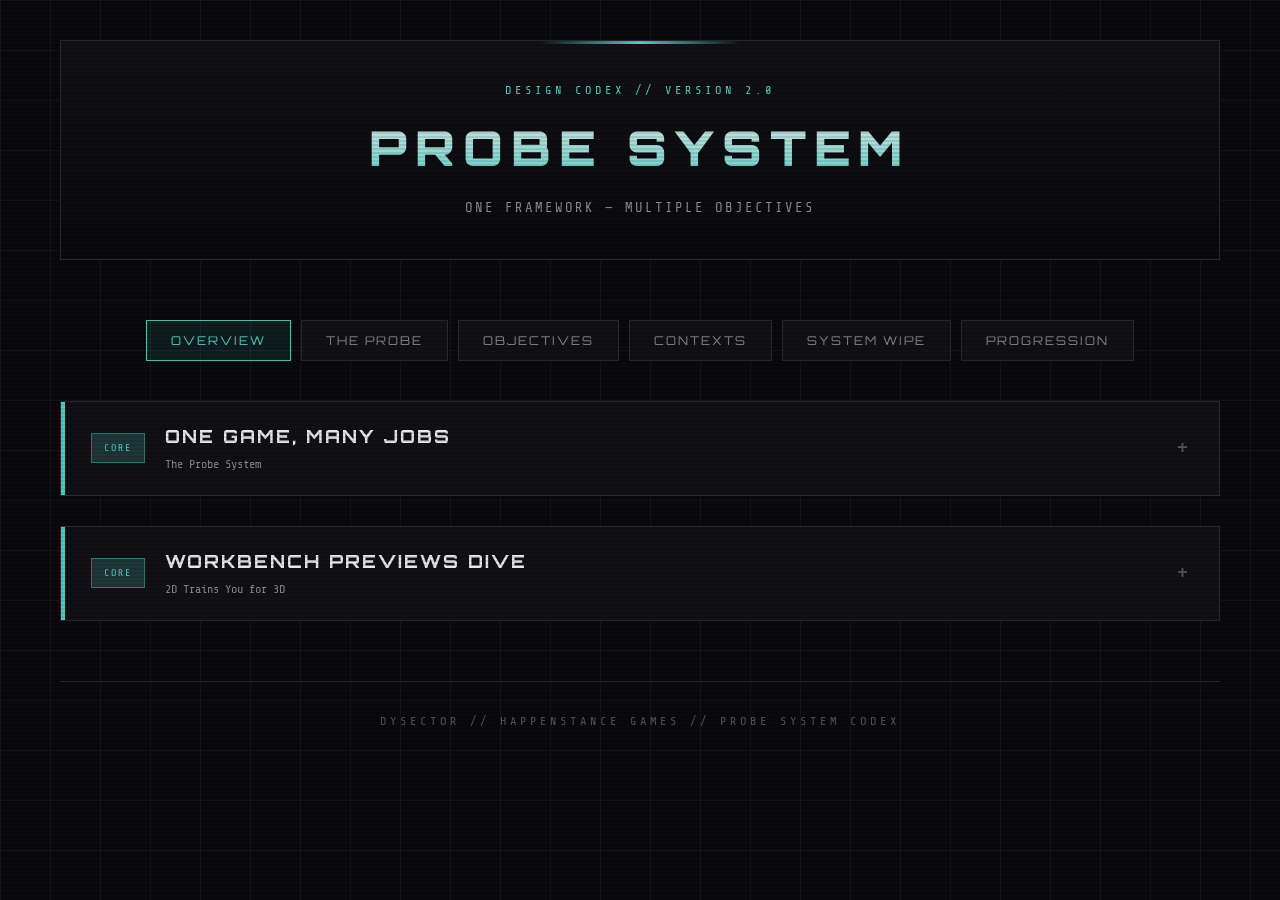
<file: dysector_probe_identity_guide.html>
<!DOCTYPE html>
<html lang="en">
<head>
    <meta charset="UTF-8">
    <meta name="viewport" content="width=device-width, initial-scale=1.0">
    <title>DYSECTOR // Probe System Codex</title>
    <link href="https://fonts.googleapis.com/css2?family=Orbitron:wght@400;700;900&family=Rajdhani:wght@300;400;500;600;700&family=Share+Tech+Mono&display=swap" rel="stylesheet">
    <style>
        :root {
            --bg-dark: #0a0a0c;
            --bg-card: #111115;
            --bg-card-hover: #18181d;
            --purple: #9b59b6;
            --purple-dim: #6c3483;
            --cyan: #4ecdc4;
            --cyan-dim: #2a7a74;
            --gold: #d4a843;
            --gold-dim: #8b7355;
            --red: #e74c3c;
            --red-dim: #922f25;
            --green: #27ae60;
            --green-dim: #1e8449;
            --text-primary: #e8e8e8;
            --text-secondary: #888;
            --text-dim: #555;
            --border: #2a2a30;
            --circuit: rgba(155, 89, 182, 0.1);
        }

        * {
            margin: 0;
            padding: 0;
            box-sizing: border-box;
        }

        body {
            font-family: 'Rajdhani', sans-serif;
            background-color: var(--bg-dark);
            color: var(--text-primary);
            min-height: 100vh;
            line-height: 1.6;
        }

        body::before {
            content: '';
            position: fixed;
            top: 0;
            left: 0;
            width: 100%;
            height: 100%;
            background-image: 
                linear-gradient(90deg, var(--circuit) 1px, transparent 1px),
                linear-gradient(var(--circuit) 1px, transparent 1px);
            background-size: 50px 50px;
            pointer-events: none;
            z-index: 0;
        }

        body::after {
            content: '';
            position: fixed;
            top: 0;
            left: 0;
            width: 100%;
            height: 100%;
            background: repeating-linear-gradient(
                0deg,
                transparent,
                transparent 2px,
                rgba(0, 0, 0, 0.1) 2px,
                rgba(0, 0, 0, 0.1) 4px
            );
            pointer-events: none;
            z-index: 1000;
        }

        .container {
            max-width: 1200px;
            margin: 0 auto;
            padding: 40px 20px;
            position: relative;
            z-index: 1;
        }

        header {
            text-align: center;
            margin-bottom: 60px;
            padding: 40px;
            border: 1px solid var(--border);
            background: linear-gradient(180deg, var(--bg-card) 0%, var(--bg-dark) 100%);
            position: relative;
        }

        header::before {
            content: '';
            position: absolute;
            top: 0;
            left: 50%;
            transform: translateX(-50%);
            width: 200px;
            height: 3px;
            background: linear-gradient(90deg, transparent, var(--cyan), transparent);
        }

        .header-label {
            font-family: 'Share Tech Mono', monospace;
            font-size: 12px;
            color: var(--cyan);
            letter-spacing: 4px;
            margin-bottom: 10px;
        }

        h1 {
            font-family: 'Orbitron', sans-serif;
            font-size: 48px;
            font-weight: 900;
            letter-spacing: 8px;
            background: linear-gradient(180deg, var(--text-primary) 0%, var(--cyan) 100%);
            -webkit-background-clip: text;
            -webkit-text-fill-color: transparent;
            background-clip: text;
            margin-bottom: 10px;
        }

        .subtitle {
            font-family: 'Share Tech Mono', monospace;
            font-size: 14px;
            color: var(--text-secondary);
            letter-spacing: 2px;
        }

        .nav-tabs {
            display: flex;
            gap: 10px;
            margin-bottom: 40px;
            flex-wrap: wrap;
            justify-content: center;
        }

        .nav-tab {
            font-family: 'Orbitron', sans-serif;
            font-size: 12px;
            letter-spacing: 2px;
            padding: 12px 24px;
            background: var(--bg-card);
            border: 1px solid var(--border);
            color: var(--text-secondary);
            cursor: pointer;
            transition: all 0.3s ease;
            text-transform: uppercase;
        }

        .nav-tab:hover {
            border-color: var(--cyan-dim);
            color: var(--text-primary);
        }

        .nav-tab.active {
            border-color: var(--cyan);
            color: var(--cyan);
            background: rgba(78, 205, 196, 0.1);
        }

        .section {
            display: none;
        }

        .section.active {
            display: block;
            animation: fadeIn 0.4s ease;
        }

        @keyframes fadeIn {
            from { opacity: 0; transform: translateY(10px); }
            to { opacity: 1; transform: translateY(0); }
        }

        .entry {
            background: var(--bg-card);
            border: 1px solid var(--border);
            margin-bottom: 30px;
            position: relative;
            overflow: hidden;
        }

        .entry::before {
            content: '';
            position: absolute;
            top: 0;
            left: 0;
            width: 4px;
            height: 100%;
            background: var(--cyan);
        }

        .entry.probe::before { background: var(--cyan); }
        .entry.workbench::before { background: var(--green); }
        .entry.terminal::before { background: var(--gold); }
        .entry.objective::before { background: var(--purple); }
        .entry.rule::before { background: var(--purple); }
        .entry.nuclear::before { background: var(--red); }

        .entry-header {
            padding: 20px 30px;
            cursor: pointer;
            display: flex;
            justify-content: space-between;
            align-items: center;
            transition: background 0.3s ease;
        }

        .entry-header:hover {
            background: var(--bg-card-hover);
        }

        .entry-title {
            display: flex;
            align-items: center;
            gap: 20px;
        }

        .entry-icon {
            font-family: 'Share Tech Mono', monospace;
            font-size: 10px;
            padding: 6px 12px;
            background: rgba(78, 205, 196, 0.2);
            border: 1px solid var(--cyan-dim);
            color: var(--cyan);
            letter-spacing: 2px;
        }

        .entry.workbench .entry-icon {
            background: rgba(39, 174, 96, 0.2);
            border-color: var(--green-dim);
            color: var(--green);
        }

        .entry.terminal .entry-icon {
            background: rgba(212, 168, 67, 0.2);
            border-color: var(--gold-dim);
            color: var(--gold);
        }

        .entry.objective .entry-icon {
            background: rgba(155, 89, 182, 0.2);
            border-color: var(--purple-dim);
            color: var(--purple);
        }

        .entry.nuclear .entry-icon {
            background: rgba(231, 76, 60, 0.2);
            border-color: var(--red-dim);
            color: var(--red);
        }

        .entry-name {
            font-family: 'Orbitron', sans-serif;
            font-size: 18px;
            font-weight: 700;
            letter-spacing: 2px;
        }

        .entry-role {
            font-family: 'Share Tech Mono', monospace;
            font-size: 12px;
            color: var(--text-secondary);
            margin-top: 4px;
        }

        .entry-toggle {
            font-family: 'Share Tech Mono', monospace;
            font-size: 24px;
            color: var(--text-dim);
            transition: transform 0.3s ease;
        }

        .entry.open .entry-toggle {
            transform: rotate(45deg);
        }

        .entry-content {
            max-height: 0;
            overflow: hidden;
            transition: max-height 0.4s ease;
            border-top: 1px solid transparent;
        }

        .entry.open .entry-content {
            max-height: 2000px;
            border-top-color: var(--border);
        }

        .content-block {
            padding: 20px 30px;
            border-bottom: 1px solid var(--border);
        }

        .content-block:last-child {
            border-bottom: none;
        }

        .block-title {
            font-family: 'Orbitron', sans-serif;
            font-size: 12px;
            letter-spacing: 2px;
            color: var(--cyan);
            margin-bottom: 12px;
            text-transform: uppercase;
        }

        .entry.workbench .block-title { color: var(--green); }
        .entry.terminal .block-title { color: var(--gold); }
        .entry.objective .block-title { color: var(--purple); }
        .entry.nuclear .block-title { color: var(--red); }

        .content-text {
            font-size: 16px;
            color: var(--text-secondary);
            line-height: 1.8;
        }

        .content-text strong {
            color: var(--text-primary);
        }

        .content-list {
            list-style: none;
            padding: 0;
        }

        .content-list li {
            font-size: 16px;
            color: var(--text-secondary);
            padding: 8px 0;
            padding-left: 20px;
            position: relative;
        }

        .content-list li::before {
            content: '>';
            position: absolute;
            left: 0;
            color: var(--cyan);
            font-family: 'Share Tech Mono', monospace;
        }

        .entry.workbench .content-list li::before { color: var(--green); }
        .entry.terminal .content-list li::before { color: var(--gold); }
        .entry.objective .content-list li::before { color: var(--purple); }
        .entry.nuclear .content-list li::before { color: var(--red); }

        .stats-table {
            width: 100%;
            border-collapse: collapse;
            margin: 10px 0;
        }

        .stats-table th,
        .stats-table td {
            padding: 12px 16px;
            text-align: left;
            border-bottom: 1px solid var(--border);
            font-size: 14px;
        }

        .stats-table th {
            font-family: 'Share Tech Mono', monospace;
            color: var(--cyan);
            font-weight: normal;
            letter-spacing: 1px;
            text-transform: uppercase;
        }

        .stats-table td {
            color: var(--text-secondary);
        }

        .stats-table tr:last-child td {
            border-bottom: none;
        }

        .quote-block {
            background: rgba(78, 205, 196, 0.1);
            border-left: 3px solid var(--cyan);
            padding: 16px 20px;
            font-style: italic;
            color: var(--text-secondary);
            margin: 10px 0;
        }

        .highlight-box {
            background: var(--bg-card-hover);
            border: 1px solid var(--border);
            padding: 16px 20px;
            margin: 10px 0;
        }

        .highlight-box.warning {
            border-color: var(--red-dim);
            background: rgba(231, 76, 60, 0.1);
        }

        .highlight-box.info {
            border-color: var(--cyan-dim);
            background: rgba(78, 205, 196, 0.1);
        }

        .probe-visual {
            text-align: center;
            padding: 40px;
            background: rgba(78, 205, 196, 0.05);
            border: 1px dashed var(--cyan-dim);
            margin: 10px 0;
        }

        .probe-shape {
            font-size: 80px;
            color: var(--cyan);
            margin-bottom: 10px;
        }

        .probe-label {
            font-family: 'Share Tech Mono', monospace;
            font-size: 14px;
            color: var(--text-dim);
            letter-spacing: 2px;
        }

        footer {
            margin-top: 60px;
            padding: 30px;
            text-align: center;
            border-top: 1px solid var(--border);
        }

        .footer-text {
            font-family: 'Share Tech Mono', monospace;
            font-size: 12px;
            color: var(--text-dim);
            letter-spacing: 4px;
        }
    </style>
</head>
<body>
    <div class="container">
        <header>
            <div class="header-label">DESIGN CODEX // VERSION 2.0</div>
            <h1>PROBE SYSTEM</h1>
            <div class="subtitle">ONE FRAMEWORK — MULTIPLE OBJECTIVES</div>
        </header>

        <nav class="nav-tabs">
            <button class="nav-tab active" data-section="overview">Overview</button>
            <button class="nav-tab" data-section="probe">The Probe</button>
            <button class="nav-tab" data-section="objectives">Objectives</button>
            <button class="nav-tab" data-section="contexts">Contexts</button>
            <button class="nav-tab" data-section="nuclear">System Wipe</button>
            <button class="nav-tab" data-section="progression">Progression</button>
        </nav>

        <!-- OVERVIEW SECTION -->
        <div id="overview" class="section active">
            
            <div class="entry probe">
                <div class="entry-header">
                    <div class="entry-title">
                        <span class="entry-icon">CORE</span>
                        <div>
                            <div class="entry-name">ONE GAME, MANY JOBS</div>
                            <div class="entry-role">The Probe System</div>
                        </div>
                    </div>
                    <span class="entry-toggle">+</span>
                </div>
                <div class="entry-content">
                    
                    <div class="content-block">
                        <div class="block-title">The Breakthrough</div>
                        <div class="quote-block">
                            "We don't need 7 mini-games. We need ONE game framework with different objectives. Same probe, different missions."
                        </div>
                    </div>

                    <div class="content-block">
                        <div class="block-title">What It Is</div>
                        <p class="content-text">
                            <strong>Star Fox 2D-style side-scroller.</strong> You pilot a Probe through device systems. The objective changes based on context — scan, clean, recover, bypass — but the core gameplay is always the same.
                        </p>
                    </div>

                    <div class="content-block">
                        <div class="block-title">Why It Works</div>
                        <ul class="content-list">
                            <li>One framework to build</li>
                            <li>One system to learn</li>
                            <li>Objectives change the feel</li>
                            <li>Scales from workbench (30-90 sec) to terminal (5-15 sec)</li>
                            <li>Workbench = 2D preview of 3D dive</li>
                            <li>Same shooting skills, different camera</li>
                        </ul>
                    </div>

                </div>
            </div>

            <div class="entry probe">
                <div class="entry-header">
                    <div class="entry-title">
                        <span class="entry-icon">CORE</span>
                        <div>
                            <div class="entry-name">WORKBENCH PREVIEWS DIVE</div>
                            <div class="entry-role">2D Trains You for 3D</div>
                        </div>
                    </div>
                    <span class="entry-toggle">+</span>
                </div>
                <div class="entry-content">
                    
                    <div class="content-block">
                        <div class="block-title">The Connection</div>
                        <table class="stats-table">
                            <thead>
                                <tr>
                                    <th>Location</th>
                                    <th>View</th>
                                    <th>What You're Doing</th>
                                </tr>
                            </thead>
                            <tbody>
                                <tr>
                                    <td>Workbench (Probe)</td>
                                    <td>2D Side-scroll</td>
                                    <td>Fly, dodge, shoot</td>
                                </tr>
                                <tr>
                                    <td>Dive (FPS)</td>
                                    <td>3D First-person</td>
                                    <td>Walk, dodge, shoot</td>
                                </tr>
                            </tbody>
                        </table>
                    </div>

                    <div class="content-block">
                        <div class="block-title">Same Skills, Different Camera</div>
                        <p class="content-text">
                            Probe runs teach: movement, shooting, dodging, collecting. Diving uses those same skills in 3D. <strong>Workbench is training wheels for the real thing.</strong>
                        </p>
                    </div>

                </div>
            </div>

        </div>

        <!-- PROBE SECTION -->
        <div id="probe" class="section">
            
            <div class="entry probe">
                <div class="entry-header">
                    <div class="entry-title">
                        <span class="entry-icon">PROBE</span>
                        <div>
                            <div class="entry-name">THE PROBE</div>
                            <div class="entry-role">Your 2D Avatar</div>
                        </div>
                    </div>
                    <span class="entry-toggle">+</span>
                </div>
                <div class="entry-content">
                    
                    <div class="content-block">
                        <div class="block-title">Visual</div>
                        <div class="probe-visual">
                            <div class="probe-shape">◯</div>
                            <div class="probe-label">[ ROUNDISH OVAL — SCANNER PROBE ]</div>
                        </div>
                    </div>

                    <div class="content-block">
                        <div class="block-title">What It Is</div>
                        <p class="content-text">
                            A diagnostic probe — small, round, oval-shaped scanner. This is YOU going into the device in miniature. When you're at the workbench, you're piloting this probe through the system.
                        </p>
                    </div>

                    <div class="content-block">
                        <div class="block-title">Core Gameplay</div>
                        <table class="stats-table">
                            <tr>
                                <td>View</td>
                                <td>Side-scroll 2D (Star Fox style)</td>
                            </tr>
                            <tr>
                                <td>Movement</td>
                                <td>WASD — you control position</td>
                            </tr>
                            <tr>
                                <td>Scroll</td>
                                <td>Auto-scroll forward toward objective</td>
                            </tr>
                            <tr>
                                <td>Actions</td>
                                <td>Dodge, shoot, collect (based on objective)</td>
                            </tr>
                        </table>
                    </div>

                    <div class="content-block">
                        <div class="block-title">Thematic Tie-In</div>
                        <p class="content-text">
                            You're literally doing a mini-dive. The probe is your avatar navigating the device's systems in 2D. Same concept as walking through sectors in 3D — just simplified, faster, workbench-scale.
                        </p>
                    </div>

                </div>
            </div>

        </div>

        <!-- OBJECTIVES SECTION -->
        <div id="objectives" class="section">
            
            <div class="entry objective">
                <div class="entry-header">
                    <div class="entry-title">
                        <span class="entry-icon">OBJ</span>
                        <div>
                            <div class="entry-name">SCAN</div>
                            <div class="entry-role">Dodge to Core</div>
                        </div>
                    </div>
                    <span class="entry-toggle">+</span>
                </div>
                <div class="entry-content">
                    
                    <div class="content-block">
                        <div class="block-title">Objective</div>
                        <p class="content-text">
                            <strong>Reach the core.</strong> Dodge obstacles, avoid hazards, navigate to the device's core to complete the diagnostic scan.
                        </p>
                    </div>

                    <div class="content-block">
                        <div class="block-title">What It Reveals</div>
                        <ul class="content-list">
                            <li>What's wrong with the device</li>
                            <li>How bad the damage is</li>
                            <li>Whether it needs a dive or just surface clean</li>
                            <li>For mystery pallet devices — reveals grade</li>
                        </ul>
                    </div>

                    <div class="content-block">
                        <div class="block-title">Feel</div>
                        <p class="content-text">
                            Scouting. You're flying through, seeing the landscape, not engaging. <strong>What you encounter = hints at the problem.</strong> Lots of virus nodes = infected. Lots of junk blocks = clogged.
                        </p>
                    </div>

                </div>
            </div>

            <div class="entry objective">
                <div class="entry-header">
                    <div class="entry-title">
                        <span class="entry-icon">OBJ</span>
                        <div>
                            <div class="entry-name">CLEAN</div>
                            <div class="entry-role">Shoot Threats</div>
                        </div>
                    </div>
                    <span class="entry-toggle">+</span>
                </div>
                <div class="entry-content">
                    
                    <div class="content-block">
                        <div class="block-title">Objective</div>
                        <p class="content-text">
                            <strong>Destroy the threats.</strong> Same path you scouted in Scan, but now you're shooting. Clear the infections, remove the junk.
                        </p>
                    </div>

                    <div class="content-block">
                        <div class="block-title">Connection to Scan</div>
                        <p class="content-text">
                            Scan showed you what's there. Clean removes it. <strong>You're doing what you saw.</strong>
                        </p>
                    </div>

                    <div class="content-block">
                        <div class="block-title">Feel</div>
                        <p class="content-text">
                            Combat. Active. You're not dodging anymore — you're engaging. Same Star Fox movement, but now with shooting.
                        </p>
                    </div>

                </div>
            </div>

            <div class="entry objective">
                <div class="entry-header">
                    <div class="entry-title">
                        <span class="entry-icon">OBJ</span>
                        <div>
                            <div class="entry-name">RECOVER</div>
                            <div class="entry-role">Collect Data</div>
                        </div>
                    </div>
                    <span class="entry-toggle">+</span>
                </div>
                <div class="entry-content">
                    
                    <div class="content-block">
                        <div class="block-title">Objective</div>
                        <p class="content-text">
                            <strong>Grab the data.</strong> Collect rings, data fragments, files. Navigate to pick up what the customer needs recovered.
                        </p>
                    </div>

                    <div class="content-block">
                        <div class="block-title">Feel</div>
                        <p class="content-text">
                            Precision collection. You're not fighting — you're salvaging. Fly through the path, grab the goods, avoid hazards.
                        </p>
                    </div>

                </div>
            </div>

            <div class="entry objective">
                <div class="entry-header">
                    <div class="entry-title">
                        <span class="entry-icon">OBJ</span>
                        <div>
                            <div class="entry-name">DEFRAG</div>
                            <div class="entry-role">Hold Steady</div>
                        </div>
                    </div>
                    <span class="entry-toggle">+</span>
                </div>
                <div class="entry-content">
                    
                    <div class="content-block">
                        <div class="block-title">Objective</div>
                        <p class="content-text">
                            <strong>Maintain stable flight.</strong> Hold position, stay in the safe zone, keep the connection steady while defrag runs.
                        </p>
                    </div>

                    <div class="content-block">
                        <div class="block-title">Feel</div>
                        <p class="content-text">
                            The "hold-to-clean" option. Chill, low intensity. Just keep the probe steady. Satisfying busy work — zone out while it runs.
                        </p>
                    </div>

                </div>
            </div>

            <div class="entry objective">
                <div class="entry-header">
                    <div class="entry-title">
                        <span class="entry-icon">OBJ</span>
                        <div>
                            <div class="entry-name">BYPASS</div>
                            <div class="entry-role">Speed Blitz</div>
                        </div>
                    </div>
                    <span class="entry-toggle">+</span>
                </div>
                <div class="entry-content">
                    
                    <div class="content-block">
                        <div class="block-title">Objective</div>
                        <p class="content-text">
                            <strong>Get through fast.</strong> Same probe, same mechanics, but compressed to 5-15 seconds. Terminal hacking mid-dive.
                        </p>
                    </div>

                    <div class="content-block">
                        <div class="block-title">Feel</div>
                        <p class="content-text">
                            Quick skill check. You know this game from workbench — now do it under pressure while enemies wait. Don't break combat flow.
                        </p>
                    </div>

                </div>
            </div>

        </div>

        <!-- CONTEXTS SECTION -->
        <div id="contexts" class="section">
            
            <div class="entry workbench">
                <div class="entry-header">
                    <div class="entry-title">
                        <span class="entry-icon">BENCH</span>
                        <div>
                            <div class="entry-name">WORKBENCH CONTEXT</div>
                            <div class="entry-role">30-90 Seconds — Methodical</div>
                        </div>
                    </div>
                    <span class="entry-toggle">+</span>
                </div>
                <div class="entry-content">
                    
                    <div class="content-block">
                        <div class="block-title">When</div>
                        <p class="content-text">
                            Customer brings device. You put it on workbench. You launch probe run to diagnose and/or fix.
                        </p>
                    </div>

                    <div class="content-block">
                        <div class="block-title">Duration</div>
                        <p class="content-text">
                            <strong>30-90 seconds.</strong> Long enough to feel like real work. Short enough to not be a chore.
                        </p>
                    </div>

                    <div class="content-block">
                        <div class="block-title">Available Objectives</div>
                        <ul class="content-list">
                            <li>Scan — diagnose the problem</li>
                            <li>Clean — remove surface threats</li>
                            <li>Recover — collect data for customer</li>
                            <li>Defrag — hold steady while system reorganizes</li>
                        </ul>
                    </div>

                    <div class="content-block">
                        <div class="block-title">Feel</div>
                        <p class="content-text">
                            Safe. Methodical. Practice. You're learning the device, prepping for a potential dive. This is the 2D preview of the 3D experience.
                        </p>
                    </div>

                </div>
            </div>

            <div class="entry terminal">
                <div class="entry-header">
                    <div class="entry-title">
                        <span class="entry-icon">TERM</span>
                        <div>
                            <div class="entry-name">TERMINAL CONTEXT</div>
                            <div class="entry-role">5-15 Seconds — Blitz</div>
                        </div>
                    </div>
                    <span class="entry-toggle">+</span>
                </div>
                <div class="entry-content">
                    
                    <div class="content-block">
                        <div class="block-title">When</div>
                        <p class="content-text">
                            Mid-dive. You're in 3D combat. You reach a terminal. Plug in injector. Quick probe run to bypass.
                        </p>
                    </div>

                    <div class="content-block">
                        <div class="block-title">Duration</div>
                        <p class="content-text">
                            <strong>5-15 seconds.</strong> Fast. Don't break combat momentum. Warframe-style quick action.
                        </p>
                    </div>

                    <div class="content-block">
                        <div class="block-title">Available Objectives</div>
                        <ul class="content-list">
                            <li>Bypass — get through the security quick</li>
                        </ul>
                    </div>

                    <div class="content-block">
                        <div class="block-title">Feel</div>
                        <p class="content-text">
                            Pressure. Same game you know from workbench, but compressed. Skill check. Enemies are waiting. Get it done.
                        </p>
                    </div>

                    <div class="content-block">
                        <div class="block-title">Why Same System Works</div>
                        <p class="content-text">
                            You've done this at the workbench 50 times. Now do it fast. <strong>Familiarity makes speed possible.</strong>
                        </p>
                    </div>

                </div>
            </div>

        </div>

        <!-- SYSTEM WIPE SECTION -->
        <div id="nuclear" class="section">
            
            <div class="entry nuclear">
                <div class="entry-header">
                    <div class="entry-title">
                        <span class="entry-icon">NUCLEAR</span>
                        <div>
                            <div class="entry-name">SYSTEM WIPE</div>
                            <div class="entry-role">Not a Probe Run — A Choice</div>
                        </div>
                    </div>
                    <span class="entry-toggle">+</span>
                </div>
                <div class="entry-content">
                    
                    <div class="content-block">
                        <div class="block-title">What It Is</div>
                        <p class="content-text">
                            Complete device wipe and reinstall. <strong>Not a mini-game.</strong> A menu choice with real consequences. The "I'm in over my head" emergency button.
                        </p>
                    </div>

                    <div class="content-block">
                        <div class="block-title">Requirements</div>
                        <table class="stats-table">
                            <tr>
                                <td>Cost</td>
                                <td>OS Software (expensive, not farmable)</td>
                            </tr>
                            <tr>
                                <td>Health Threshold</td>
                                <td>Device must be above ~40% (can't wipe a brick)</td>
                            </tr>
                            <tr>
                                <td>Availability</td>
                                <td>Only after scan reveals issues</td>
                            </tr>
                        </table>
                    </div>

                    <div class="content-block">
                        <div class="block-title">Consequences</div>
                        <div class="highlight-box warning">
                            <strong>DATA RECOVERY JOBS:</strong> Customer wanted their files back. You nuked them. Bad review guaranteed. Don't use system wipe on recovery jobs unless you want angry customers.
                        </div>
                        <p class="content-text" style="margin-top: 15px;">
                            <strong>Normal jobs:</strong> Works, but customer knows you took the easy way out. Reduced satisfaction. Not a strategy — an emergency exit.
                        </p>
                    </div>

                </div>
            </div>

        </div>

        <!-- PROGRESSION SECTION -->
        <div id="progression" class="section">
            
            <div class="entry rule">
                <div class="entry-header">
                    <div class="entry-title">
                        <span class="entry-icon">FLOW</span>
                        <div>
                            <div class="entry-name">EARLY GAME PROGRESSION</div>
                            <div class="entry-role">Workbench First, Dive Later</div>
                        </div>
                    </div>
                    <span class="entry-toggle">+</span>
                </div>
                <div class="entry-content">
                    
                    <div class="content-block">
                        <div class="block-title">The Build-Up</div>
                        <table class="stats-table">
                            <thead>
                                <tr>
                                    <th>Phase</th>
                                    <th>What's Available</th>
                                    <th>Purpose</th>
                                </tr>
                            </thead>
                            <tbody>
                                <tr>
                                    <td>Jobs 1-2</td>
                                    <td>Workbench only</td>
                                    <td>Learn probe system</td>
                                </tr>
                                <tr>
                                    <td>Job 3+</td>
                                    <td>Diving unlocks</td>
                                    <td>Graduate to 3D</td>
                                </tr>
                            </tbody>
                        </table>
                    </div>

                    <div class="content-block">
                        <div class="block-title">Why This Order</div>
                        <ul class="content-list">
                            <li>Workbench isn't filler — it's your intro</li>
                            <li>Players WANT to dive because they've been doing baby versions</li>
                            <li>Diving feels earned, not handed</li>
                            <li>Probe runs = training wheels for FPS combat</li>
                        </ul>
                    </div>

                    <div class="content-block">
                        <div class="block-title">Late Game</div>
                        <p class="content-text">
                            Choice opens up. Quick bench fix for simple jobs. Deep dive for serious infections. <strong>Workbench becomes the "I don't have time for a full dive" option.</strong>
                        </p>
                    </div>

                </div>
            </div>

            <div class="entry rule">
                <div class="entry-header">
                    <div class="entry-title">
                        <span class="entry-icon">RULE</span>
                        <div>
                            <div class="entry-name">SUCCESS METRICS</div>
                            <div class="entry-role">How We Know It Works</div>
                        </div>
                    </div>
                    <span class="entry-toggle">+</span>
                </div>
                <div class="entry-content">
                    
                    <div class="content-block">
                        <div class="block-title">It Works If</div>
                        <ul class="content-list">
                            <li>One framework feels like many games (objectives change feel)</li>
                            <li>Workbench feels like real work, not busywork</li>
                            <li>Terminals don't kill combat momentum</li>
                            <li>Skills transfer from 2D probe to 3D dive</li>
                            <li>Players say "I'm ready to dive" after workbench training</li>
                        </ul>
                    </div>

                    <div class="content-block">
                        <div class="block-title">It Fails If</div>
                        <ul class="content-list">
                            <li>Objectives feel same-y despite different goals</li>
                            <li>Workbench feels disconnected from diving</li>
                            <li>Terminal breaks flow instead of quick gate</li>
                            <li>Players skip workbench mentally</li>
                        </ul>
                    </div>

                </div>
            </div>

        </div>

        <footer>
            <div class="footer-text">DYSECTOR // HAPPENSTANCE GAMES // PROBE SYSTEM CODEX</div>
        </footer>
    </div>

    <script>
        document.querySelectorAll('.nav-tab').forEach(tab => {
            tab.addEventListener('click', () => {
                document.querySelectorAll('.nav-tab').forEach(t => t.classList.remove('active'));
                tab.classList.add('active');
                
                document.querySelectorAll('.section').forEach(s => s.classList.remove('active'));
                const targetSection = document.getElementById(tab.dataset.section);
                if (targetSection) {
                    targetSection.classList.add('active');
                }
            });
        });

        document.querySelectorAll('.entry-header').forEach(header => {
            header.addEventListener('click', () => {
                const entry = header.parentElement;
                entry.classList.toggle('open');
            });
        });
    </script>
</body>
</html>
</file>
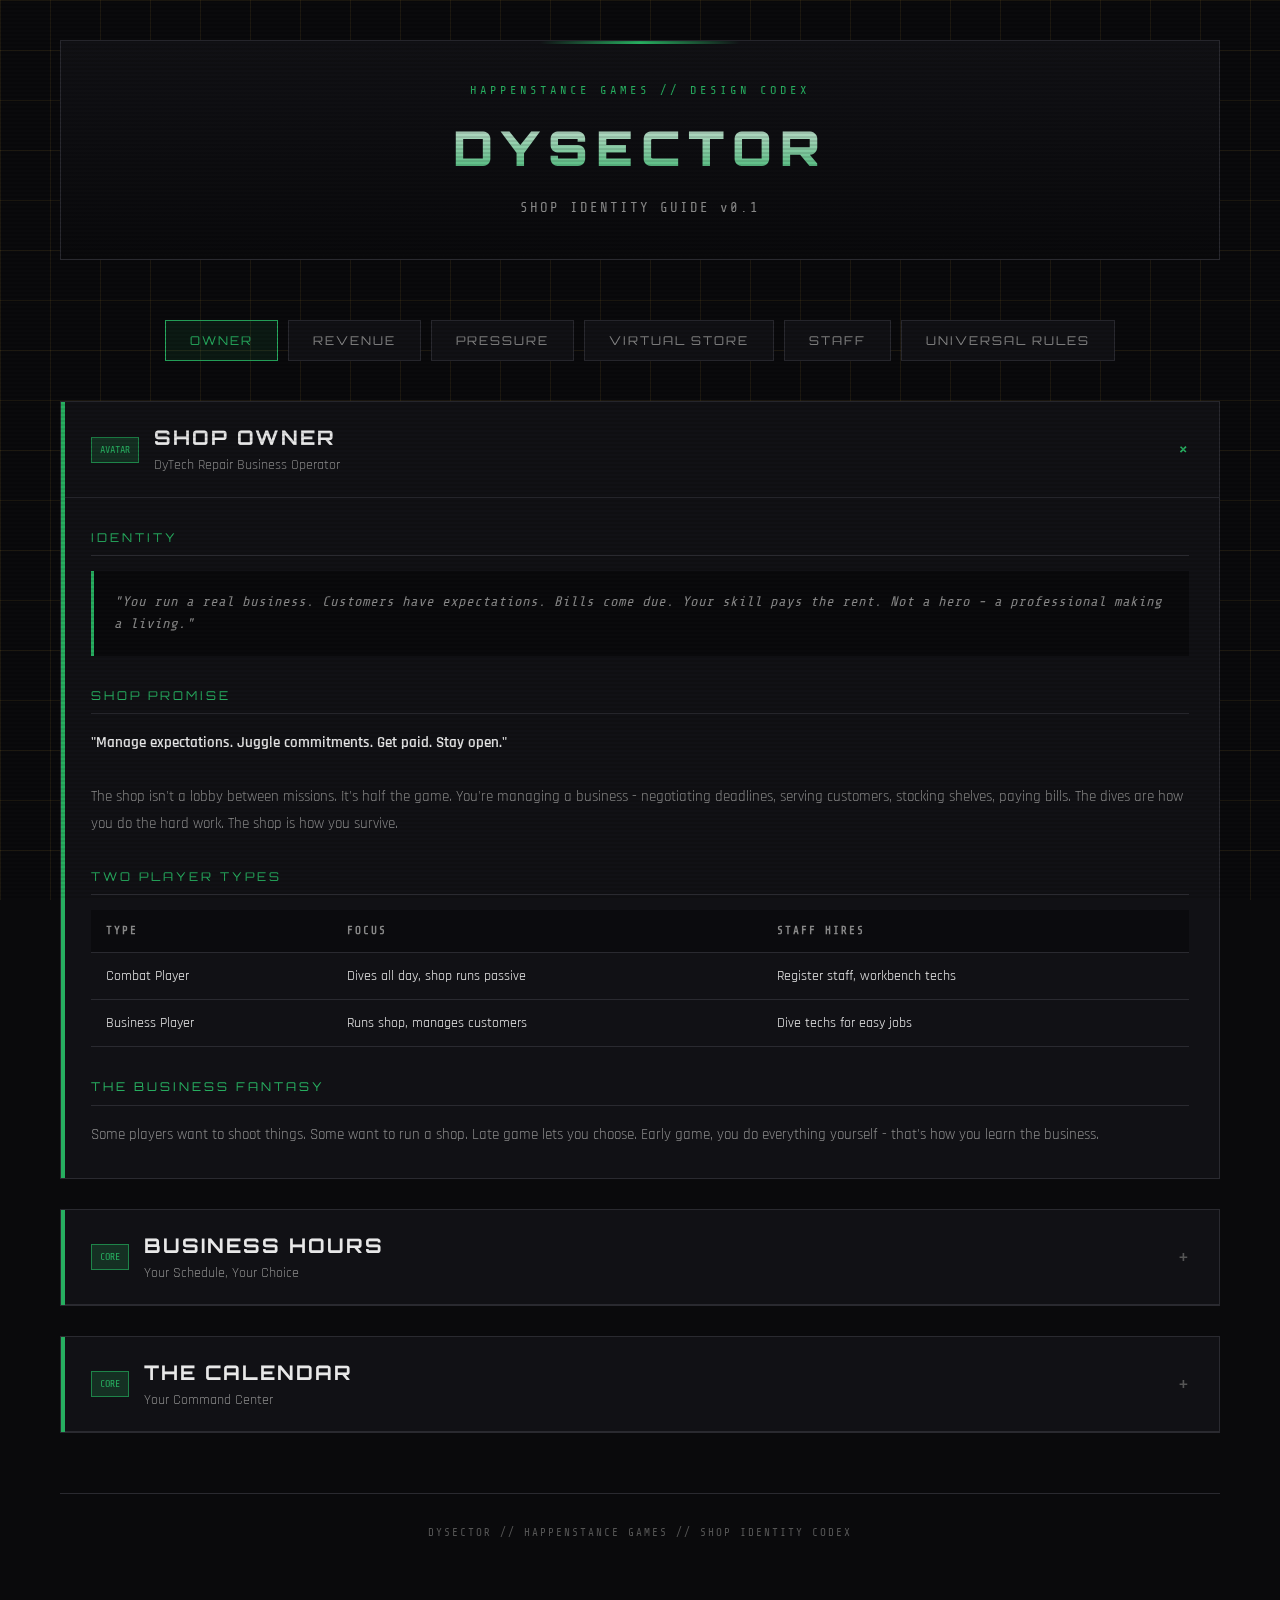
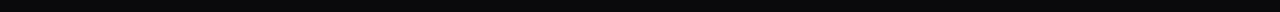
<file: dysector_shop_identity_guide.html>
<!DOCTYPE html>
<html lang="en">
<head>
    <meta charset="UTF-8">
    <meta name="viewport" content="width=device-width, initial-scale=1.0">
    <title>DYSECTOR // Shop Identity Codex</title>
    <link href="https://fonts.googleapis.com/css2?family=Orbitron:wght@400;700;900&family=Rajdhani:wght@300;400;500;600;700&family=Share+Tech+Mono&display=swap" rel="stylesheet">
    <style>
        :root {
            --bg-dark: #0a0a0c;
            --bg-card: #111115;
            --bg-card-hover: #18181d;
            --gold: #d4a843;
            --gold-dim: #8b7355;
            --cyan: #4ecdc4;
            --cyan-dim: #2a7a74;
            --red: #e74c3c;
            --red-dim: #922f25;
            --green: #27ae60;
            --green-dim: #1e8449;
            --text-primary: #e8e8e8;
            --text-secondary: #888;
            --text-dim: #555;
            --border: #2a2a30;
            --circuit: rgba(212, 168, 67, 0.1);
        }

        * {
            margin: 0;
            padding: 0;
            box-sizing: border-box;
        }

        body {
            font-family: 'Rajdhani', sans-serif;
            background-color: var(--bg-dark);
            color: var(--text-primary);
            min-height: 100vh;
            line-height: 1.6;
        }

        /* Circuit Pattern Background */
        body::before {
            content: '';
            position: fixed;
            top: 0;
            left: 0;
            width: 100%;
            height: 100%;
            background-image: 
                linear-gradient(90deg, var(--circuit) 1px, transparent 1px),
                linear-gradient(var(--circuit) 1px, transparent 1px);
            background-size: 50px 50px;
            pointer-events: none;
            z-index: 0;
        }

        /* Scanline Effect */
        body::after {
            content: '';
            position: fixed;
            top: 0;
            left: 0;
            width: 100%;
            height: 100%;
            background: repeating-linear-gradient(
                0deg,
                transparent,
                transparent 2px,
                rgba(0, 0, 0, 0.1) 2px,
                rgba(0, 0, 0, 0.1) 4px
            );
            pointer-events: none;
            z-index: 1000;
        }

        .container {
            max-width: 1200px;
            margin: 0 auto;
            padding: 40px 20px;
            position: relative;
            z-index: 1;
        }

        /* Header */
        header {
            text-align: center;
            margin-bottom: 60px;
            padding: 40px;
            border: 1px solid var(--border);
            background: linear-gradient(180deg, var(--bg-card) 0%, var(--bg-dark) 100%);
            position: relative;
        }

        header::before {
            content: '';
            position: absolute;
            top: 0;
            left: 50%;
            transform: translateX(-50%);
            width: 200px;
            height: 3px;
            background: linear-gradient(90deg, transparent, var(--green), transparent);
        }

        .header-label {
            font-family: 'Share Tech Mono', monospace;
            font-size: 12px;
            color: var(--green);
            letter-spacing: 4px;
            margin-bottom: 10px;
        }

        h1 {
            font-family: 'Orbitron', sans-serif;
            font-size: 48px;
            font-weight: 900;
            letter-spacing: 8px;
            background: linear-gradient(180deg, var(--text-primary) 0%, var(--green) 100%);
            -webkit-background-clip: text;
            -webkit-text-fill-color: transparent;
            background-clip: text;
            margin-bottom: 10px;
        }

        .subtitle {
            font-family: 'Share Tech Mono', monospace;
            font-size: 14px;
            color: var(--text-secondary);
            letter-spacing: 2px;
        }

        /* Navigation */
        .nav-tabs {
            display: flex;
            gap: 10px;
            margin-bottom: 40px;
            flex-wrap: wrap;
            justify-content: center;
        }

        .nav-tab {
            font-family: 'Orbitron', sans-serif;
            font-size: 12px;
            letter-spacing: 2px;
            padding: 12px 24px;
            background: var(--bg-card);
            border: 1px solid var(--border);
            color: var(--text-secondary);
            cursor: pointer;
            transition: all 0.3s ease;
            text-transform: uppercase;
        }

        .nav-tab:hover {
            border-color: var(--green-dim);
            color: var(--text-primary);
        }

        .nav-tab.active {
            border-color: var(--green);
            color: var(--green);
            background: rgba(39, 174, 96, 0.1);
        }

        /* Sections */
        .section {
            display: none;
        }

        .section.active {
            display: block;
            animation: fadeIn 0.4s ease;
        }

        @keyframes fadeIn {
            from { opacity: 0; transform: translateY(10px); }
            to { opacity: 1; transform: translateY(0); }
        }

        /* Entry Cards */
        .entry {
            background: var(--bg-card);
            border: 1px solid var(--border);
            margin-bottom: 30px;
            position: relative;
            overflow: hidden;
        }

        .entry::before {
            content: '';
            position: absolute;
            top: 0;
            left: 0;
            width: 4px;
            height: 100%;
            background: var(--green);
        }

        .entry.money::before {
            background: var(--gold);
        }

        .entry.pressure::before {
            background: var(--red);
        }

        .entry.system::before {
            background: var(--cyan);
        }

        .entry-header {
            padding: 20px 30px;
            cursor: pointer;
            display: flex;
            justify-content: space-between;
            align-items: center;
            border-bottom: 1px solid var(--border);
            transition: background 0.3s ease;
        }

        .entry-header:hover {
            background: var(--bg-card-hover);
        }

        .entry-title {
            display: flex;
            align-items: center;
            gap: 15px;
        }

        .entry-icon {
            font-family: 'Share Tech Mono', monospace;
            font-size: 10px;
            padding: 4px 8px;
            background: rgba(39, 174, 96, 0.2);
            color: var(--green);
            border: 1px solid var(--green-dim);
        }

        .entry.money .entry-icon {
            background: rgba(212, 168, 67, 0.2);
            color: var(--gold);
            border-color: var(--gold-dim);
        }

        .entry.pressure .entry-icon {
            background: rgba(231, 76, 60, 0.2);
            color: var(--red);
            border-color: var(--red-dim);
        }

        .entry.system .entry-icon {
            background: rgba(78, 205, 196, 0.2);
            color: var(--cyan);
            border-color: var(--cyan-dim);
        }

        .entry-name {
            font-family: 'Orbitron', sans-serif;
            font-size: 20px;
            font-weight: 700;
            letter-spacing: 2px;
        }

        .entry-role {
            font-size: 14px;
            color: var(--text-secondary);
            font-weight: 400;
        }

        .entry-toggle {
            font-family: 'Share Tech Mono', monospace;
            font-size: 20px;
            color: var(--text-dim);
            transition: transform 0.3s ease, color 0.3s ease;
        }

        .entry.open .entry-toggle {
            transform: rotate(45deg);
            color: var(--green);
        }

        .entry.money.open .entry-toggle {
            color: var(--gold);
        }

        .entry.pressure.open .entry-toggle {
            color: var(--red);
        }

        .entry.system.open .entry-toggle {
            color: var(--cyan);
        }

        .entry-content {
            display: none;
            padding: 30px;
        }

        .entry.open .entry-content {
            display: block;
            animation: slideDown 0.3s ease;
        }

        @keyframes slideDown {
            from { opacity: 0; }
            to { opacity: 1; }
        }

        /* Content Sections */
        .content-block {
            margin-bottom: 30px;
        }

        .content-block:last-child {
            margin-bottom: 0;
        }

        .block-title {
            font-family: 'Orbitron', sans-serif;
            font-size: 12px;
            letter-spacing: 3px;
            color: var(--green);
            margin-bottom: 15px;
            padding-bottom: 8px;
            border-bottom: 1px solid var(--border);
            text-transform: uppercase;
        }

        .entry.money .block-title {
            color: var(--gold);
        }

        .entry.pressure .block-title {
            color: var(--red);
        }

        .entry.system .block-title {
            color: var(--cyan);
        }

        /* Tables */
        .data-table {
            width: 100%;
            border-collapse: collapse;
            font-size: 14px;
        }

        .data-table th,
        .data-table td {
            padding: 12px 15px;
            text-align: left;
            border-bottom: 1px solid var(--border);
        }

        .data-table th {
            font-family: 'Share Tech Mono', monospace;
            font-size: 11px;
            letter-spacing: 2px;
            color: var(--text-secondary);
            text-transform: uppercase;
            background: rgba(0, 0, 0, 0.3);
        }

        .data-table td {
            color: var(--text-primary);
        }

        .data-table tr:hover td {
            background: rgba(255, 255, 255, 0.02);
        }

        /* Tags */
        .tag {
            display: inline-block;
            font-family: 'Share Tech Mono', monospace;
            font-size: 10px;
            padding: 4px 10px;
            margin: 2px 4px 2px 0;
            background: rgba(39, 174, 96, 0.15);
            border: 1px solid var(--green-dim);
            color: var(--green);
        }

        .tag.money {
            background: rgba(212, 168, 67, 0.15);
            border-color: var(--gold-dim);
            color: var(--gold);
        }

        .tag.pressure {
            background: rgba(231, 76, 60, 0.15);
            border-color: var(--red-dim);
            color: var(--red);
        }

        .tag.info {
            background: rgba(78, 205, 196, 0.15);
            border-color: var(--cyan-dim);
            color: var(--cyan);
        }

        /* Lists */
        .content-list {
            list-style: none;
        }

        .content-list li {
            padding: 8px 0;
            padding-left: 20px;
            position: relative;
            border-bottom: 1px solid rgba(255, 255, 255, 0.05);
        }

        .content-list li::before {
            content: '▸';
            position: absolute;
            left: 0;
            color: var(--green);
        }

        .entry.money .content-list li::before {
            color: var(--gold);
        }

        .entry.pressure .content-list li::before {
            color: var(--red);
        }

        .entry.system .content-list li::before {
            color: var(--cyan);
        }

        /* Paragraphs */
        .content-text {
            font-size: 15px;
            color: var(--text-secondary);
            line-height: 1.8;
        }

        .content-text strong {
            color: var(--text-primary);
            font-weight: 600;
        }

        .highlight {
            color: var(--green);
            font-weight: 600;
        }

        .entry.money .highlight {
            color: var(--gold);
        }

        .entry.pressure .highlight {
            color: var(--red);
        }

        /* Quote Block */
        .quote-block {
            font-family: 'Share Tech Mono', monospace;
            font-size: 14px;
            padding: 20px;
            background: rgba(0, 0, 0, 0.4);
            border-left: 3px solid var(--green);
            color: var(--text-secondary);
            font-style: italic;
        }

        .entry.money .quote-block {
            border-left-color: var(--gold);
        }

        .entry.pressure .quote-block {
            border-left-color: var(--red);
        }

        .entry.system .quote-block {
            border-left-color: var(--cyan);
        }

        /* Footer */
        footer {
            margin-top: 60px;
            padding: 30px;
            border-top: 1px solid var(--border);
            text-align: center;
        }

        .footer-text {
            font-family: 'Share Tech Mono', monospace;
            font-size: 11px;
            color: var(--text-dim);
            letter-spacing: 2px;
        }

        /* Responsive */
        @media (max-width: 768px) {
            h1 {
                font-size: 28px;
                letter-spacing: 4px;
            }

            .entry-header {
                padding: 15px 20px;
            }

            .entry-content {
                padding: 20px;
            }

            .entry-name {
                font-size: 16px;
            }

            .nav-tab {
                padding: 10px 16px;
                font-size: 10px;
            }
        }
    </style>
</head>
<body>
    <div class="container">
        <header>
            <div class="header-label">HAPPENSTANCE GAMES // DESIGN CODEX</div>
            <h1>DYSECTOR</h1>
            <div class="subtitle">SHOP IDENTITY GUIDE v0.1</div>
        </header>

        <nav class="nav-tabs">
            <button class="nav-tab active" data-section="owner">OWNER</button>
            <button class="nav-tab" data-section="revenue">REVENUE</button>
            <button class="nav-tab" data-section="pressure">PRESSURE</button>
            <button class="nav-tab" data-section="virtual">VIRTUAL STORE</button>
            <button class="nav-tab" data-section="staff">STAFF</button>
            <button class="nav-tab" data-section="rules">UNIVERSAL RULES</button>
        </nav>

        <!-- OWNER SECTION -->
        <div id="owner" class="section active">
            
            <div class="entry open">
                <div class="entry-header">
                    <div class="entry-title">
                        <span class="entry-icon">AVATAR</span>
                        <div>
                            <div class="entry-name">SHOP OWNER</div>
                            <div class="entry-role">DyTech Repair Business Operator</div>
                        </div>
                    </div>
                    <span class="entry-toggle">+</span>
                </div>
                <div class="entry-content">
                    
                    <div class="content-block">
                        <div class="block-title">Identity</div>
                        <div class="quote-block">
                            "You run a real business. Customers have expectations. Bills come due. Your skill pays the rent. Not a hero - a professional making a living."
                        </div>
                    </div>

                    <div class="content-block">
                        <div class="block-title">Shop Promise</div>
                        <p class="content-text">
                            <strong>"Manage expectations. Juggle commitments. Get paid. Stay open."</strong><br><br>
                            The shop isn't a lobby between missions. It's half the game. You're managing a business - negotiating deadlines, serving customers, stocking shelves, paying bills. The dives are how you do the hard work. The shop is how you survive.
                        </p>
                    </div>

                    <div class="content-block">
                        <div class="block-title">Two Player Types</div>
                        <table class="data-table">
                            <thead>
                                <tr>
                                    <th>Type</th>
                                    <th>Focus</th>
                                    <th>Staff Hires</th>
                                </tr>
                            </thead>
                            <tbody>
                                <tr>
                                    <td>Combat Player</td>
                                    <td>Dives all day, shop runs passive</td>
                                    <td>Register staff, workbench techs</td>
                                </tr>
                                <tr>
                                    <td>Business Player</td>
                                    <td>Runs shop, manages customers</td>
                                    <td>Dive techs for easy jobs</td>
                                </tr>
                            </tbody>
                        </table>
                    </div>

                    <div class="content-block">
                        <div class="block-title">The Business Fantasy</div>
                        <p class="content-text">
                            Some players want to shoot things. Some want to run a shop. Late game lets you choose. Early game, you do everything yourself - that's how you learn the business.
                        </p>
                    </div>

                </div>
            </div>

            <div class="entry">
                <div class="entry-header">
                    <div class="entry-title">
                        <span class="entry-icon">CORE</span>
                        <div>
                            <div class="entry-name">BUSINESS HOURS</div>
                            <div class="entry-role">Your Schedule, Your Choice</div>
                        </div>
                    </div>
                    <span class="entry-toggle">+</span>
                </div>
                <div class="entry-content">
                    
                    <div class="content-block">
                        <div class="block-title">How It Works</div>
                        <p class="content-text">
                            <strong>Player sets open/close times.</strong> Customers learn your schedule and arrive during business hours. Outside hours, no interruptions - dive, prep, restock, rest.
                        </p>
                    </div>

                    <div class="content-block">
                        <div class="block-title">The Tradeoff</div>
                        <table class="data-table">
                            <thead>
                                <tr>
                                    <th>Schedule</th>
                                    <th>Pros</th>
                                    <th>Cons</th>
                                </tr>
                            </thead>
                            <tbody>
                                <tr>
                                    <td>Short Hours (12pm-4pm)</td>
                                    <td>Morning dives, evening dives, flexibility</td>
                                    <td>Fewer customers, less foot traffic</td>
                                </tr>
                                <tr>
                                    <td>Long Hours (8am-8pm)</td>
                                    <td>Maximum customers, max income potential</td>
                                    <td>When do you dive? Tired after hours?</td>
                                </tr>
                            </tbody>
                        </table>
                    </div>

                    <div class="content-block">
                        <div class="block-title">Design Intent</div>
                        <div class="quote-block">
                            "Business hours ARE your difficulty setting. Casual player: short hours, dive relaxed, make less. Grinder: long hours, squeeze everything."
                        </div>
                    </div>

                </div>
            </div>

            <div class="entry">
                <div class="entry-header">
                    <div class="entry-title">
                        <span class="entry-icon">CORE</span>
                        <div>
                            <div class="entry-name">THE CALENDAR</div>
                            <div class="entry-role">Your Command Center</div>
                        </div>
                    </div>
                    <span class="entry-toggle">+</span>
                </div>
                <div class="entry-content">
                    
                    <div class="content-block">
                        <div class="block-title">The Shop Game IS The Calendar</div>
                        <p class="content-text">
                            When a customer asks for Thursday, you check your calendar:
                        </p>
                        <ul class="content-list">
                            <li><strong>Jobs already promised</strong> - and their deadlines</li>
                            <li><strong>Estimated work per job</strong> - workbench only? 1 sector? 3 sectors?</li>
                            <li><strong>Dive charges per day</strong> - 2 today, 2 tomorrow...</li>
                            <li><strong>What's booked vs open</strong> - can I fit this?</li>
                        </ul>
                    </div>

                    <div class="content-block">
                        <div class="block-title">Calendar Turns Jobs Into Puzzles</div>
                        <p class="content-text">
                            Not just "yes/no" but "where does this fit." You see Thursday deadline, check calendar: Tuesday full, Wednesday has 1 slot. You KNOW you can fit it. You say "Thursday works." Calendar makes you a business owner, not just a quest accepter.
                        </p>
                    </div>

                </div>
            </div>

        </div>

        <!-- REVENUE SECTION -->
        <div id="revenue" class="section">
            
            <div class="entry money open">
                <div class="entry-header">
                    <div class="entry-title">
                        <span class="entry-icon">INCOME</span>
                        <div>
                            <div class="entry-name">REPAIR SERVICE</div>
                            <div class="entry-role">Primary Revenue Stream</div>
                        </div>
                    </div>
                    <span class="entry-toggle">+</span>
                </div>
                <div class="entry-content">
                    
                    <div class="content-block">
                        <div class="block-title">The Flow</div>
                        <table class="data-table">
                            <thead>
                                <tr>
                                    <th>Step</th>
                                    <th>Action</th>
                                    <th>Location</th>
                                </tr>
                            </thead>
                            <tbody>
                                <tr>
                                    <td>1</td>
                                    <td>Customer walks in with device</td>
                                    <td>Shop counter</td>
                                </tr>
                                <tr>
                                    <td>2</td>
                                    <td>Workbench scan (mini-game)</td>
                                    <td>Workbench</td>
                                </tr>
                                <tr>
                                    <td>3</td>
                                    <td>Negotiate deadline</td>
                                    <td>Shop counter</td>
                                </tr>
                                <tr>
                                    <td>4</td>
                                    <td>Repair (workbench and/or dive)</td>
                                    <td>Shop / Device</td>
                                </tr>
                                <tr>
                                    <td>5</td>
                                    <td>Customer pickup, payment</td>
                                    <td>Shop counter</td>
                                </tr>
                            </tbody>
                        </table>
                    </div>

                    <div class="content-block">
                        <div class="block-title">Two Job Types</div>
                        <table class="data-table">
                            <thead>
                                <tr>
                                    <th>Type</th>
                                    <th>Duration</th>
                                    <th>Customer</th>
                                </tr>
                            </thead>
                            <tbody>
                                <tr>
                                    <td>Quick Fix</td>
                                    <td>5-10 min workbench</td>
                                    <td>Waits in shop, browses</td>
                                </tr>
                                <tr>
                                    <td>Drop Off</td>
                                    <td>Needs dive work</td>
                                    <td>Leaves device, returns later</td>
                                </tr>
                            </tbody>
                        </table>
                    </div>

                    <div class="content-block">
                        <div class="block-title">Deadline Negotiation</div>
                        <p class="content-text">
                            Customer says when they want it. <strong>You set how long you'll take.</strong>
                        </p>
                        <ul class="content-list">
                            <li><strong>Match it:</strong> "Thursday works" - pressure on you, customer happy</li>
                            <li><strong>Counter:</strong> "I can do Monday" - less pressure, customer might accept or walk</li>
                            <li><strong>Rush offer:</strong> "Tomorrow, but it's extra" - high pressure, premium pay</li>
                        </ul>
                        <p class="content-text" style="margin-top: 15px;">
                            Satisfaction based on: Did you hit YOUR promised date? Quality of repair? How much you pushed back?
                        </p>
                    </div>

                </div>
            </div>

            <div class="entry money">
                <div class="entry-header">
                    <div class="entry-title">
                        <span class="entry-icon">INCOME</span>
                        <div>
                            <div class="entry-name">RETAIL SALES</div>
                            <div class="entry-role">Secondary Revenue Stream</div>
                        </div>
                    </div>
                    <span class="entry-toggle">+</span>
                </div>
                <div class="entry-content">
                    
                    <div class="content-block">
                        <div class="block-title">What You Sell</div>
                        <p class="content-text">
                            Devices. Repaired devices from pallets, new stock from wholesale. Customers browse your shelves and buy.
                        </p>
                    </div>

                    <div class="content-block">
                        <div class="block-title">Supply Methods</div>
                        <table class="data-table">
                            <thead>
                                <tr>
                                    <th>Source</th>
                                    <th>Risk</th>
                                    <th>Margin</th>
                                </tr>
                            </thead>
                            <tbody>
                                <tr>
                                    <td>Liquidation Pallets</td>
                                    <td>High - random condition</td>
                                    <td>High potential</td>
                                </tr>
                                <tr>
                                    <td>Wholesale Orders</td>
                                    <td>Low - known products</td>
                                    <td>Predictable, safe</td>
                                </tr>
                            </tbody>
                        </table>
                    </div>

                    <div class="content-block">
                        <div class="block-title">Liquidation Pallets</div>
                        <p class="content-text">
                            Amazon returns, mystery condition. Bulk buy, gamble on contents:
                        </p>
                        <ul class="content-list">
                            <li>Some work fine → straight to shelf</li>
                            <li>Some need repair → your pace, no deadline</li>
                            <li>Some are trash → loss</li>
                        </ul>
                    </div>

                    <div class="content-block">
                        <div class="block-title">Buffer Work</div>
                        <div class="quote-block">
                            "Pallet repairs are what you do on slow days. No deadline pressure. No customer waiting. Just building inventory at your own pace."
                        </div>
                    </div>

                </div>
            </div>

            <div class="entry money">
                <div class="entry-header">
                    <div class="entry-title">
                        <span class="entry-icon">INCOME</span>
                        <div>
                            <div class="entry-name">DEVICE GRADES</div>
                            <div class="entry-role">Rarity vs Work</div>
                        </div>
                    </div>
                    <span class="entry-toggle">+</span>
                </div>
                <div class="entry-content">
                    
                    <div class="content-block">
                        <div class="block-title">Two Separate Stats</div>
                        <table class="data-table">
                            <thead>
                                <tr>
                                    <th>Stat</th>
                                    <th>What It Is</th>
                                    <th>Affects</th>
                                </tr>
                            </thead>
                            <tbody>
                                <tr>
                                    <td>Grade</td>
                                    <td>Device quality tier (E → A)</td>
                                    <td>VALUE when sold</td>
                                </tr>
                                <tr>
                                    <td>Health</td>
                                    <td>How infected/damaged</td>
                                    <td>WORK to repair</td>
                                </tr>
                            </tbody>
                        </table>
                    </div>

                    <div class="content-block">
                        <div class="block-title">Device Grade Tiers</div>
                        <table class="data-table">
                            <thead>
                                <tr>
                                    <th>Grade</th>
                                    <th>Tier</th>
                                    <th>Value</th>
                                    <th>License Required</th>
                                </tr>
                            </thead>
                            <tbody>
                                <tr>
                                    <td>A</td>
                                    <td>Best of best</td>
                                    <td>Premium $$$</td>
                                    <td>A License (hardest test)</td>
                                </tr>
                                <tr>
                                    <td>B</td>
                                    <td>Great</td>
                                    <td>High</td>
                                    <td>B License</td>
                                </tr>
                                <tr>
                                    <td>C</td>
                                    <td>Good</td>
                                    <td>Medium</td>
                                    <td>C License</td>
                                </tr>
                                <tr>
                                    <td>E</td>
                                    <td>Entry / Basic</td>
                                    <td>Low</td>
                                    <td>E License (starting, free)</td>
                                </tr>
                                <tr>
                                    <td>No Grade</td>
                                    <td>Doesn't work</td>
                                    <td>Junk</td>
                                    <td>Toss it</td>
                                </tr>
                            </tbody>
                        </table>
                    </div>

                    <div class="content-block">
                        <div class="block-title">Same Device, Different Pulls</div>
                        <table class="data-table">
                            <thead>
                                <tr>
                                    <th>Device</th>
                                    <th>Grade</th>
                                    <th>Health</th>
                                    <th>Player Reaction</th>
                                </tr>
                            </thead>
                            <tbody>
                                <tr>
                                    <td>Phone</td>
                                    <td>E</td>
                                    <td>80%</td>
                                    <td>Meh. Quick flip, low value.</td>
                                </tr>
                                <tr>
                                    <td>Phone</td>
                                    <td>A</td>
                                    <td>80%</td>
                                    <td>EASY MONEY. Premium for light work.</td>
                                </tr>
                                <tr>
                                    <td>Phone</td>
                                    <td>A</td>
                                    <td>25%</td>
                                    <td>Worth it. Hard work but premium pay.</td>
                                </tr>
                                <tr>
                                    <td>Phone</td>
                                    <td>E</td>
                                    <td>25%</td>
                                    <td>TRASH. Not worth 3 dives for low pay.</td>
                                </tr>
                                <tr>
                                    <td>Phone</td>
                                    <td>No Grade</td>
                                    <td>-</td>
                                    <td>Junk. Don't even scan it.</td>
                                </tr>
                            </tbody>
                        </table>
                    </div>

                    <div class="content-block">
                        <div class="block-title">Player Math</div>
                        <ul class="content-list">
                            <li><strong>A + any health</strong> = always worth it (if licensed)</li>
                            <li><strong>E + low health</strong> = toss</li>
                            <li><strong>B/C + medium health</strong> = judgment call</li>
                            <li><strong>No Grade</strong> = instant toss, don't waste time</li>
                        </ul>
                    </div>

                    <div class="content-block">
                        <div class="block-title">Health Grades (Visual Reference)</div>
                        <table class="data-table">
                            <thead>
                                <tr>
                                    <th>Grade</th>
                                    <th>Health</th>
                                    <th>Visual</th>
                                </tr>
                            </thead>
                            <tbody>
                                <tr>
                                    <td>A</td>
                                    <td>80-100%</td>
                                    <td>Clean, minimal work</td>
                                </tr>
                                <tr>
                                    <td>B</td>
                                    <td>60-79%</td>
                                    <td>Some wear</td>
                                </tr>
                                <tr>
                                    <td>C</td>
                                    <td>40-59%</td>
                                    <td>Visible wear</td>
                                </tr>
                                <tr>
                                    <td>D</td>
                                    <td>20-39%</td>
                                    <td>Visible damage</td>
                                </tr>
                                <tr>
                                    <td>F</td>
                                    <td>Below 20%</td>
                                    <td>Obviously busted - toss</td>
                                </tr>
                            </tbody>
                        </table>
                    </div>

                </div>
            </div>

            <div class="entry money">
                <div class="entry-header">
                    <div class="entry-title">
                        <span class="entry-icon">INCOME</span>
                        <div>
                            <div class="entry-name">PALLET FLOW</div>
                            <div class="entry-role">The Pack Opening</div>
                        </div>
                    </div>
                    <span class="entry-toggle">+</span>
                </div>
                <div class="entry-content">
                    
                    <div class="content-block">
                        <div class="block-title">The Reveal System</div>
                        <table class="data-table">
                            <thead>
                                <tr>
                                    <th>What</th>
                                    <th>Visible On Open</th>
                                    <th>Needs Scan</th>
                                </tr>
                            </thead>
                            <tbody>
                                <tr>
                                    <td>Device Type</td>
                                    <td>Always</td>
                                    <td>-</td>
                                </tr>
                                <tr>
                                    <td>Grade (Rarity)</td>
                                    <td>~70% of devices</td>
                                    <td>~30% mystery</td>
                                </tr>
                                <tr>
                                    <td>Health</td>
                                    <td>Eyeball estimate (you're a tech)</td>
                                    <td>Exact % from scan</td>
                                </tr>
                            </tbody>
                        </table>
                    </div>

                    <div class="content-block">
                        <div class="block-title">Example Pallet Pull</div>
                        <div class="quote-block">
                            Desktop Model B - C grade (visible)<br>
                            Phone Model A - E grade (visible)<br>
                            Tablet Model A - ??? (needs scan)<br>
                            TV Model B - A grade (visible) - "Oh nice!"<br>
                            Laptop Model A - ??? (needs scan)<br>
                            Robo Vacuum Model B - E grade (visible)<br>
                            + Assorted chargers, cables (filler)
                        </div>
                        <p class="content-text" style="margin-top: 15px;">
                            70% visible = quick triage decisions.<br>
                            30% mystery = the slot pull excitement.<br>
                            "Please be A-grade, please be A-grade..."
                        </p>
                    </div>

                    <div class="content-block">
                        <div class="block-title">What's In Boxes</div>
                        <table class="data-table">
                            <thead>
                                <tr>
                                    <th>Contents</th>
                                    <th>Notes</th>
                                </tr>
                            </thead>
                            <tbody>
                                <tr>
                                    <td>Devices</td>
                                    <td>Main value - with grade + health</td>
                                </tr>
                                <tr>
                                    <td>Chargers, cables, accessories</td>
                                    <td>Filler items - easy shelf stock</td>
                                </tr>
                                <tr>
                                    <td>Software</td>
                                    <td>NEVER - only from dives/PC</td>
                                </tr>
                            </tbody>
                        </table>
                    </div>

                    <div class="content-block">
                        <div class="block-title">Why Mixed Visibility Works</div>
                        <ul class="content-list">
                            <li><strong>Scanning everything</strong> = chore</li>
                            <li><strong>Scanning mysteries</strong> = exciting</li>
                            <li>Player thinks: "2 mystery items this pallet, let's see!"</li>
                            <li>Not: "Ugh, 6 more scans"</li>
                        </ul>
                    </div>

                    <div class="content-block">
                        <div class="block-title">Scan = Pack Opening</div>
                        <p class="content-text">
                            <strong>Customer device scan:</strong> "What's wrong with this?"<br>
                            <strong>Pallet device scan:</strong> "What did I GET?"<br><br>
                            Same workbench mini-game. Different dopamine. That's why players WANT to scan.
                        </p>
                    </div>

                </div>
            </div>

            <div class="entry money">
                <div class="entry-header">
                    <div class="entry-title">
                        <span class="entry-icon">INCOME</span>
                        <div>
                            <div class="entry-name">DEVICE CATALOG</div>
                            <div class="entry-role">9 Categories, 17 Devices</div>
                        </div>
                    </div>
                    <span class="entry-toggle">+</span>
                </div>
                <div class="entry-content">
                    
                    <div class="content-block">
                        <div class="block-title">Base Devices</div>
                        <table class="data-table">
                            <thead>
                                <tr>
                                    <th>Category</th>
                                    <th>Models</th>
                                    <th>Notes</th>
                                </tr>
                            </thead>
                            <tbody>
                                <tr>
                                    <td>Desktops</td>
                                    <td>2</td>
                                    <td>Big jobs, high pay</td>
                                </tr>
                                <tr>
                                    <td>Laptops</td>
                                    <td>2</td>
                                    <td>Common, medium work</td>
                                </tr>
                                <tr>
                                    <td>Tablets</td>
                                    <td>2</td>
                                    <td>Quick jobs</td>
                                </tr>
                                <tr>
                                    <td>Phones</td>
                                    <td>2</td>
                                    <td>Quick jobs, high volume</td>
                                </tr>
                                <tr>
                                    <td>TVs</td>
                                    <td>2</td>
                                    <td>Smart TV internals</td>
                                </tr>
                                <tr>
                                    <td>Game Consoles</td>
                                    <td>2</td>
                                    <td>Fun theme potential</td>
                                </tr>
                                <tr>
                                    <td>Game Handhelds</td>
                                    <td>1</td>
                                    <td>Smaller scale</td>
                                </tr>
                                <tr>
                                    <td>Home Theater</td>
                                    <td>2</td>
                                    <td>Sound systems, receivers</td>
                                </tr>
                                <tr>
                                    <td>Robo Vacuums</td>
                                    <td>2</td>
                                    <td>IoT vibes</td>
                                </tr>
                            </tbody>
                        </table>
                    </div>

                    <div class="content-block">
                        <div class="block-title">Variety From Grade + Health</div>
                        <p class="content-text">
                            17 base devices × multiple grades × health range = massive variety without more models. Same Desktop Model A feels completely different as Common 80% vs Epic 25%.
                        </p>
                    </div>

                </div>
            </div>

            <div class="entry money">
                <div class="entry-header">
                    <div class="entry-title">
                        <span class="entry-icon">INCOME</span>
                        <div>
                            <div class="entry-name">WORKBENCH</div>
                            <div class="entry-role">The Safe(r) Money</div>
                        </div>
                    </div>
                    <span class="entry-toggle">+</span>
                </div>
                <div class="entry-content">
                    
                    <div class="content-block">
                        <div class="block-title">Not A Loading Screen</div>
                        <div class="quote-block">
                            "The scan isn't safe - it's just safer. Device turns ON. Infection is live. You're containing while scanning. Good scan = minimal spread. Bad scan = health drops, but you got the info."
                        </div>
                    </div>

                    <div class="content-block">
                        <div class="block-title">What Workbench Does</div>
                        <table class="data-table">
                            <thead>
                                <tr>
                                    <th>Function</th>
                                    <th>Stakes</th>
                                    <th>Outcome</th>
                                </tr>
                            </thead>
                            <tbody>
                                <tr>
                                    <td>Diagnostic Scan</td>
                                    <td>Mini-game skill matters</td>
                                    <td>Learn what's wrong + minor health loss</td>
                                </tr>
                                <tr>
                                    <td>Surface Fixes</td>
                                    <td>Can fix minor issues</td>
                                    <td>Some repairs done without diving</td>
                                </tr>
                                <tr>
                                    <td>Quick Jobs</td>
                                    <td>Customer waits</td>
                                    <td>Fast money, no calendar entry</td>
                                </tr>
                            </tbody>
                        </table>
                    </div>

                    <div class="content-block">
                        <div class="block-title">Skill Matters</div>
                        <p class="content-text">
                            Good player loses 2% health during scan. Sloppy player loses 8%. Both got the diagnosis - one paid more for it. <strong>Like real life:</strong> plug in infected PC to diagnose, it's running, virus doing stuff while you look. Fast hands = less damage.
                        </p>
                    </div>

                    <div class="content-block">
                        <div class="block-title">The Test</div>
                        <div class="quote-block">
                            "Can't wait to scan this" vs "Ugh gotta scan before I can play." If workbench mini-games are fun, slow days become "let me crack open that pallet" not "nothing to do."
                        </div>
                    </div>

                </div>
            </div>

            <div class="entry money">
                <div class="entry-header">
                    <div class="entry-title">
                        <span class="entry-icon">INCOME</span>
                        <div>
                            <div class="entry-name">SOFTWARE</div>
                            <div class="entry-role">Dive Loot / Triple Use</div>
                        </div>
                    </div>
                    <span class="entry-toggle">+</span>
                </div>
                <div class="entry-content">
                    
                    <div class="content-block">
                        <div class="block-title">Where Software Comes From</div>
                        <table class="data-table">
                            <thead>
                                <tr>
                                    <th>Source</th>
                                    <th>Notes</th>
                                </tr>
                            </thead>
                            <tbody>
                                <tr>
                                    <td>Dives</td>
                                    <td>Found as loot during combat</td>
                                </tr>
                                <tr>
                                    <td>Main PC</td>
                                    <td>Purchase from virtual store</td>
                                </tr>
                                <tr>
                                    <td>Liquidation Boxes</td>
                                    <td>NEVER - not in boxes</td>
                                </tr>
                            </tbody>
                        </table>
                    </div>

                    <div class="content-block">
                        <div class="block-title">Triple Use</div>
                        <table class="data-table">
                            <thead>
                                <tr>
                                    <th>Use</th>
                                    <th>Where</th>
                                    <th>Purpose</th>
                                </tr>
                            </thead>
                            <tbody>
                                <tr>
                                    <td>Sell</td>
                                    <td>Shop shelf</td>
                                    <td>Revenue - customers buy</td>
                                </tr>
                                <tr>
                                    <td>Use at Workbench</td>
                                    <td>Repair station</td>
                                    <td>Tools for fixes</td>
                                </tr>
                                <tr>
                                    <td>Use in Dive</td>
                                    <td>Grenade slots</td>
                                    <td>Combat utility</td>
                                </tr>
                            </tbody>
                        </table>
                    </div>

                    <div class="content-block">
                        <div class="block-title">The Decision</div>
                        <div class="quote-block">
                            "Found good software in that dive. Do I sell it for quick cash? Save it for a tough repair? Or keep it for my next combat run?" Use vs Sell tension on every piece.
                        </div>
                    </div>

                </div>
            </div>

        </div>

        <!-- PRESSURE SECTION -->
        <div id="pressure" class="section">
            
            <div class="entry pressure open">
                <div class="entry-header">
                    <div class="entry-title">
                        <span class="entry-icon">LIMIT</span>
                        <div>
                            <div class="entry-name">DIVE CHARGES</div>
                            <div class="entry-role">Daily Capacity</div>
                        </div>
                    </div>
                    <span class="entry-toggle">+</span>
                </div>
                <div class="entry-content">
                    
                    <div class="content-block">
                        <div class="block-title">Core Mechanic</div>
                        <p class="content-text">
                            <strong>2 dives per day to start.</strong> Cheap, easy upgrade early to teach the system. Later upgrades cost real money.
                        </p>
                    </div>

                    <div class="content-block">
                        <div class="block-title">Death = Lost Charge</div>
                        <div class="quote-block">
                            "You die, you get kicked out, you lost a dive. Job still incomplete. Calendar is blown. This cascades."
                        </div>
                        <ul class="content-list" style="margin-top: 15px;">
                            <li>Customer wants Thursday</li>
                            <li>Job needs 2 sector dives</li>
                            <li>You budget 2 dives on Wednesday</li>
                            <li>You die on first sector</li>
                            <li>1 dive left, still need 2 sectors</li>
                            <li>Thursday is cooked</li>
                        </ul>
                    </div>

                    <div class="content-block">
                        <div class="block-title">Player Skill = Business Asset</div>
                        <p class="content-text">
                            Good at combat = tighter scheduling = more jobs = more money.<br>
                            Bad at combat = need buffer days = fewer jobs = scraping by.
                        </p>
                    </div>

                </div>
            </div>

            <div class="entry pressure">
                <div class="entry-header">
                    <div class="entry-title">
                        <span class="entry-icon">LIMIT</span>
                        <div>
                            <div class="entry-name">STIMS / ENERGY DRINKS</div>
                            <div class="entry-role">Emergency Charges</div>
                        </div>
                    </div>
                    <span class="entry-toggle">+</span>
                </div>
                <div class="entry-content">
                    
                    <div class="content-block">
                        <div class="block-title">Not A Powerup - A Business Expense</div>
                        <div class="quote-block">
                            "You mess up, you eat the cost, job still gets done, customer never knows. Your margin just got thinner. Maybe you break even. But reputation stays intact."
                        </div>
                    </div>

                    <div class="content-block">
                        <div class="block-title">Real Business Math</div>
                        <table class="data-table">
                            <thead>
                                <tr>
                                    <th colspan="2">Sarah's Laptop - Thursday</th>
                                </tr>
                            </thead>
                            <tbody>
                                <tr>
                                    <td>Payment</td>
                                    <td>$800</td>
                                </tr>
                                <tr>
                                    <td>2 stim drinks (died twice)</td>
                                    <td>-$100</td>
                                </tr>
                                <tr>
                                    <td>Software used in dive</td>
                                    <td>-$50</td>
                                </tr>
                                <tr>
                                    <td><strong>Actual Profit</strong></td>
                                    <td><strong>$650</strong></td>
                                </tr>
                            </tbody>
                        </table>
                        <p class="content-text" style="margin-top: 15px;">
                            Still got paid. Still hit deadline. Just made less because you made mistakes.
                        </p>
                    </div>

                    <div class="content-block">
                        <div class="block-title">Source</div>
                        <p class="content-text">
                            Buy from supplier (costs money), find in dives (free but rare), or keep stock for emergencies. It's a product like everything else.
                        </p>
                    </div>

                </div>
            </div>

            <div class="entry pressure">
                <div class="entry-header">
                    <div class="entry-title">
                        <span class="entry-icon">LIMIT</span>
                        <div>
                            <div class="entry-name">DEVICE HEALTH</div>
                            <div class="entry-role">Infection Spread</div>
                        </div>
                    </div>
                    <span class="entry-toggle">+</span>
                </div>
                <div class="entry-content">
                    
                    <div class="content-block">
                        <div class="block-title">Dormant vs Live</div>
                        <table class="data-table">
                            <thead>
                                <tr>
                                    <th>State</th>
                                    <th>Health</th>
                                    <th>Real World Logic</th>
                                </tr>
                            </thead>
                            <tbody>
                                <tr>
                                    <td>Device on shelf</td>
                                    <td>Frozen, doesn't change</td>
                                    <td>PC is off, virus dormant</td>
                                </tr>
                                <tr>
                                    <td>You dive in</td>
                                    <td>Live, combat active</td>
                                    <td>PC on, virus spreading</td>
                                </tr>
                                <tr>
                                    <td>You die</td>
                                    <td>Health drops, kicked out</td>
                                    <td>Infection won that round</td>
                                </tr>
                                <tr>
                                    <td>You exit</td>
                                    <td>Frozen again</td>
                                    <td>PC off, paused</td>
                                </tr>
                            </tbody>
                        </table>
                    </div>

                    <div class="content-block">
                        <div class="block-title">No Fake Timers</div>
                        <div class="quote-block">
                            "Device doesn't rot on shelf. All pressure is business pressure - deadlines, bills, customers. Not artificial 'your device is dying' urgency."
                        </div>
                    </div>

                    <div class="content-block">
                        <div class="block-title">Payment Tied To Final Health</div>
                        <ul class="content-list">
                            <li><strong>95%+:</strong> Full pay + bonus</li>
                            <li><strong>80%:</strong> Full pay</li>
                            <li><strong>60%:</strong> Reduced pay</li>
                            <li><strong>40%:</strong> Major cut, bad review</li>
                            <li><strong>Below 30%:</strong> "You made it worse"</li>
                        </ul>
                    </div>

                </div>
            </div>

            <div class="entry pressure">
                <div class="entry-header">
                    <div class="entry-title">
                        <span class="entry-icon">LIMIT</span>
                        <div>
                            <div class="entry-name">DEADLINES</div>
                            <div class="entry-role">Customer Expectations</div>
                        </div>
                    </div>
                    <span class="entry-toggle">+</span>
                </div>
                <div class="entry-content">
                    
                    <div class="content-block">
                        <div class="block-title">Customer Urgency Types</div>
                        <table class="data-table">
                            <thead>
                                <tr>
                                    <th>Type</th>
                                    <th>Behavior</th>
                                </tr>
                            </thead>
                            <tbody>
                                <tr>
                                    <td>Desperate</td>
                                    <td>Accepts almost anything, pays rush fees</td>
                                </tr>
                                <tr>
                                    <td>Normal</td>
                                    <td>Reasonable, accepts a day or two longer</td>
                                </tr>
                                <tr>
                                    <td>Demanding</td>
                                    <td>Wants it fast, walks if you push back</td>
                                </tr>
                            </tbody>
                        </table>
                    </div>

                    <div class="content-block">
                        <div class="block-title">The Squeeze</div>
                        <p class="content-text">
                            Player who always says "I need a week" = jobs done but lower ratings (slow service).<br><br>
                            Player who always says "tomorrow" = great speed ratings but risk missing deadlines.<br><br>
                            <strong>The skill is knowing your capacity and promising realistically.</strong>
                        </p>
                    </div>

                </div>
            </div>

            <div class="entry pressure">
                <div class="entry-header">
                    <div class="entry-title">
                        <span class="entry-icon">LIMIT</span>
                        <div>
                            <div class="entry-name">LICENSES</div>
                            <div class="entry-role">Progression Gating</div>
                        </div>
                    </div>
                    <span class="entry-toggle">+</span>
                </div>
                <div class="entry-content">
                    
                    <div class="content-block">
                        <div class="block-title">Can't Buy Your Way Up</div>
                        <p class="content-text">
                            <strong>Licenses gate which device grades you can repair.</strong> Costs CASH to buy, costs BITS to take the test. Must pass the test to unlock. Proves skill, not just wallet.
                        </p>
                    </div>

                    <div class="content-block">
                        <div class="block-title">License Tiers</div>
                        <table class="data-table">
                            <thead>
                                <tr>
                                    <th>License</th>
                                    <th>Unlocks</th>
                                    <th>Cash Cost</th>
                                    <th>Bits Cost</th>
                                    <th>Test</th>
                                </tr>
                            </thead>
                            <tbody>
                                <tr>
                                    <td>E License</td>
                                    <td>All E-grade devices</td>
                                    <td>Free</td>
                                    <td>Free</td>
                                    <td>Starting license</td>
                                </tr>
                                <tr>
                                    <td>C License</td>
                                    <td>All C-grade devices</td>
                                    <td>$$</td>
                                    <td>Bits to test</td>
                                    <td>Medium difficulty</td>
                                </tr>
                                <tr>
                                    <td>B License</td>
                                    <td>All B-grade devices</td>
                                    <td>$$$</td>
                                    <td>Bits to test</td>
                                    <td>Hard</td>
                                </tr>
                                <tr>
                                    <td>A License</td>
                                    <td>All A-grade devices</td>
                                    <td>$$$$</td>
                                    <td>Bits to test</td>
                                    <td>Hardest - prove yourself</td>
                                </tr>
                            </tbody>
                        </table>
                    </div>

                    <div class="content-block">
                        <div class="block-title">The Flow</div>
                        <ul class="content-list">
                            <li>Have enough CASH to afford license</li>
                            <li>Pay BITS to take the test</li>
                            <li>Pass test (prove you can handle it)</li>
                            <li>NOW you can spend the CASH</li>
                            <li>Fail? Lose the bits. Try again later.</li>
                        </ul>
                    </div>

                    <div class="content-block">
                        <div class="block-title">Why This Works</div>
                        <div class="quote-block">
                            "Rich player who sucks at combat? Stuck. Gotta prove skill first. This gives bits real weight - not just consumables, but progression gates."
                        </div>
                    </div>

                </div>
            </div>

            <div class="entry pressure">
                <div class="entry-header">
                    <div class="entry-title">
                        <span class="entry-icon">LIMIT</span>
                        <div>
                            <div class="entry-name">REVIEWS</div>
                            <div class="entry-role">Reputation = Volume</div>
                        </div>
                    </div>
                    <span class="entry-toggle">+</span>
                </div>
                <div class="entry-content">
                    
                    <div class="content-block">
                        <div class="block-title">Simple Lever</div>
                        <p class="content-text">
                            <strong>Good reviews = more walk-ins.</strong><br>
                            <strong>Bad reviews = slow days.</strong><br><br>
                            That's it. No complex reputation system. Just: do good work, get more customers. Miss deadlines, return damaged devices, business suffers.
                        </p>
                    </div>

                    <div class="content-block">
                        <div class="block-title">What Affects Reviews</div>
                        <table class="data-table">
                            <thead>
                                <tr>
                                    <th>Action</th>
                                    <th>Review Impact</th>
                                </tr>
                            </thead>
                            <tbody>
                                <tr>
                                    <td>Hit deadline, high health</td>
                                    <td>Positive</td>
                                </tr>
                                <tr>
                                    <td>Hit deadline, okay health</td>
                                    <td>Neutral</td>
                                </tr>
                                <tr>
                                    <td>Miss deadline</td>
                                    <td>Negative</td>
                                </tr>
                                <tr>
                                    <td>Return damaged device</td>
                                    <td>Very negative</td>
                                </tr>
                                <tr>
                                    <td>Early completion</td>
                                    <td>Bonus positive</td>
                                </tr>
                            </tbody>
                        </table>
                    </div>

                </div>
            </div>

            <div class="entry pressure">
                <div class="entry-header">
                    <div class="entry-title">
                        <span class="entry-icon">LIMIT</span>
                        <div>
                            <div class="entry-name">BILLS</div>
                            <div class="entry-role">Operating Costs</div>
                        </div>
                    </div>
                    <span class="entry-toggle">+</span>
                </div>
                <div class="entry-content">
                    
                    <div class="content-block">
                        <div class="block-title">Real Business Expenses</div>
                        <ul class="content-list">
                            <li><strong>Rent/Utilities:</strong> Weekly, must be paid</li>
                            <li><strong>Staff wages:</strong> If hired</li>
                            <li><strong>Inventory:</strong> Restocking, pallets, wholesale</li>
                            <li><strong>Stims:</strong> Emergency dive charges</li>
                            <li><strong>Equipment:</strong> Repairs/upgrades</li>
                        </ul>
                    </div>

                    <div class="content-block">
                        <div class="block-title">The Baseline Pressure</div>
                        <div class="quote-block">
                            "Bills create the floor. You HAVE to make X per week just to exist. Everything above that is growth. Miss bills = warnings, lockouts, eventually eviction."
                        </div>
                    </div>

                </div>
            </div>

        </div>

        <!-- VIRTUAL STORE SECTION -->
        <div id="virtual" class="section">
            
            <div class="entry system open">
                <div class="entry-header">
                    <div class="entry-title">
                        <span class="entry-icon">DIVE</span>
                        <div>
                            <div class="entry-name">TWO ECONOMIES</div>
                            <div class="entry-role">Cash vs Bits</div>
                        </div>
                    </div>
                    <span class="entry-toggle">+</span>
                </div>
                <div class="entry-content">
                    
                    <div class="content-block">
                        <div class="block-title">Separate Currencies</div>
                        <table class="data-table">
                            <thead>
                                <tr>
                                    <th>Currency</th>
                                    <th>Source</th>
                                    <th>Spent At</th>
                                </tr>
                            </thead>
                            <tbody>
                                <tr>
                                    <td>Cash ($)</td>
                                    <td>Repairs, retail sales</td>
                                    <td>Shop PC</td>
                                </tr>
                                <tr>
                                    <td>Bits</td>
                                    <td>Killing enemies in dive</td>
                                    <td>Dive Workbench</td>
                                </tr>
                            </tbody>
                        </table>
                    </div>

                    <div class="content-block">
                        <div class="block-title">What Each Buys</div>
                        <table class="data-table">
                            <thead>
                                <tr>
                                    <th>Cash (Shop PC)</th>
                                    <th>Bits (Dive Workbench)</th>
                                </tr>
                            </thead>
                            <tbody>
                                <tr>
                                    <td>Empty cases (for software sales)</td>
                                    <td>Ammo</td>
                                </tr>
                                <tr>
                                    <td>Licenses (unlock device grades)</td>
                                    <td>Health packs</td>
                                </tr>
                                <tr>
                                    <td>Bills (rent, utilities)</td>
                                    <td>Mods</td>
                                </tr>
                                <tr>
                                    <td>Liquidation pallets</td>
                                    <td>Software (for use)</td>
                                </tr>
                                <tr>
                                    <td>Stims (emergency dive charges)</td>
                                    <td>License tests (prove skill)</td>
                                </tr>
                                <tr>
                                    <td>Staff wages</td>
                                    <td>Gun switching</td>
                                </tr>
                            </tbody>
                        </table>
                    </div>

                    <div class="content-block">
                        <div class="block-title">Why Separate</div>
                        <div class="quote-block">
                            "Bits make you better at diving. Cash keeps your business alive. Can't convert one to the other directly - forces you to play both games."
                        </div>
                    </div>

                    <div class="content-block">
                        <div class="block-title">The Bridge: License Tests</div>
                        <p class="content-text">
                            Licenses require BOTH currencies. Cash to buy, bits to test. Can't just be rich - gotta prove skill. This is the one place both economies connect.
                        </p>
                    </div>

                </div>
            </div>

            <div class="entry system">
                <div class="entry-header">
                    <div class="entry-title">
                        <span class="entry-icon">DIVE</span>
                        <div>
                            <div class="entry-name">DIVE WORKBENCH</div>
                            <div class="entry-role">Avatar Shop</div>
                        </div>
                    </div>
                    <span class="entry-toggle">+</span>
                </div>
                <div class="entry-content">
                    
                    <div class="content-block">
                        <div class="block-title">Location</div>
                        <p class="content-text">
                            <strong>Only accessible at the dive workbench.</strong> This is where you prep your avatar before diving - buy gear, slot mods, change loadout.
                        </p>
                    </div>

                    <div class="content-block">
                        <div class="block-title">What You Buy (Bits)</div>
                        <table class="data-table">
                            <thead>
                                <tr>
                                    <th>Item</th>
                                    <th>Purpose</th>
                                </tr>
                            </thead>
                            <tbody>
                                <tr>
                                    <td>Ammo</td>
                                    <td>Restock for guns</td>
                                </tr>
                                <tr>
                                    <td>Health Packs</td>
                                    <td>Healing during dive</td>
                                </tr>
                                <tr>
                                    <td>Mods</td>
                                    <td>Slot into avatar/weapons</td>
                                </tr>
                                <tr>
                                    <td>Software</td>
                                    <td>Use in dive or at workbench</td>
                                </tr>
                            </tbody>
                        </table>
                    </div>

                    <div class="content-block">
                        <div class="block-title">Loadout Slots</div>
                        <table class="data-table">
                            <thead>
                                <tr>
                                    <th>Slot Type</th>
                                    <th>Count</th>
                                </tr>
                            </thead>
                            <tbody>
                                <tr>
                                    <td>Avatar Mods</td>
                                    <td>3</td>
                                </tr>
                                <tr>
                                    <td>Weapon Slots</td>
                                    <td>2 max</td>
                                </tr>
                                <tr>
                                    <td>Mods Per Weapon</td>
                                    <td>2</td>
                                </tr>
                                <tr>
                                    <td>Consumables</td>
                                    <td>Ammo + Health Packs</td>
                                </tr>
                            </tbody>
                        </table>
                    </div>

                </div>
            </div>

            <div class="entry system">
                <div class="entry-header">
                    <div class="entry-title">
                        <span class="entry-icon">BRIDGE</span>
                        <div>
                            <div class="entry-name">THE CASE BOTTLENECK</div>
                            <div class="entry-role">Converting Loot to Revenue</div>
                        </div>
                    </div>
                    <span class="entry-toggle">+</span>
                </div>
                <div class="entry-content">
                    
                    <div class="content-block">
                        <div class="block-title">The Problem It Solves</div>
                        <p class="content-text">
                            Software found in dives is just data. To sell it in your shop, you need to package it. <strong>Cases cost CASH, not bits.</strong>
                        </p>
                    </div>

                    <div class="content-block">
                        <div class="block-title">The Flow</div>
                        <table class="data-table">
                            <thead>
                                <tr>
                                    <th>Step</th>
                                    <th>Action</th>
                                    <th>Cost</th>
                                </tr>
                            </thead>
                            <tbody>
                                <tr>
                                    <td>1</td>
                                    <td>Find software in dive</td>
                                    <td>Free (you earned it)</td>
                                </tr>
                                <tr>
                                    <td>2</td>
                                    <td>Buy empty case from Shop PC</td>
                                    <td>Cash</td>
                                </tr>
                                <tr>
                                    <td>3</td>
                                    <td>Package software</td>
                                    <td>-</td>
                                </tr>
                                <tr>
                                    <td>4</td>
                                    <td>Sell on shop shelf</td>
                                    <td>Revenue</td>
                                </tr>
                            </tbody>
                        </table>
                    </div>

                    <div class="content-block">
                        <div class="block-title">Why This Works</div>
                        <ul class="content-list">
                            <li><strong>No infinite money exploit</strong> - can't just farm software and flood shop</li>
                            <li><strong>Dive cap limits farming</strong> - only 2 dives/day starting</li>
                            <li><strong>Real decision</strong> - "Buy cases to sell software, or save cash for rent?"</li>
                            <li><strong>Use vs Sell</strong> - maybe keep the software for yourself instead</li>
                        </ul>
                    </div>

                    <div class="content-block">
                        <div class="block-title">The Business Math</div>
                        <div class="quote-block">
                            "Found antivirus software in dive. Case costs $20. Software sells for $80. That's $60 profit IF I don't need it for a repair. Or I keep it, skip buying a case, use it on a tough job."
                        </div>
                    </div>

                </div>
            </div>

        </div>

        <!-- STAFF SECTION -->
        <div id="staff" class="section">
            
            <div class="entry system open">
                <div class="entry-header">
                    <div class="entry-title">
                        <span class="entry-icon">HIRE</span>
                        <div>
                            <div class="entry-name">STAFF SYSTEM</div>
                            <div class="entry-role">Buying Your Freedom</div>
                        </div>
                    </div>
                    <span class="entry-toggle">+</span>
                </div>
                <div class="entry-content">
                    
                    <div class="content-block">
                        <div class="block-title">Core Concept</div>
                        <div class="quote-block">
                            "Early game you do everything yourself - that's how you learn. Late game, staff lets you choose what YOU want to do. The business grew, now decide what you enjoy."
                        </div>
                    </div>

                    <div class="content-block">
                        <div class="block-title">Staff Have Own Resources</div>
                        <p class="content-text">
                            <strong>Separate dive charges.</strong> If staff fails, it's THEIR dive wasted, not yours. You can jump in anytime with YOUR charges to finish.
                        </p>
                    </div>

                    <div class="content-block">
                        <div class="block-title">Staff Tiers</div>
                        <table class="data-table">
                            <thead>
                                <tr>
                                    <th>Tier</th>
                                    <th>Cost</th>
                                    <th>Success Rate</th>
                                    <th>Best For</th>
                                </tr>
                            </thead>
                            <tbody>
                                <tr>
                                    <td>Cheap Guy</td>
                                    <td>$300/week</td>
                                    <td>~50%</td>
                                    <td>Long deadline jobs, buffer</td>
                                </tr>
                                <tr>
                                    <td>Mid Tech</td>
                                    <td>$600/week</td>
                                    <td>~75%</td>
                                    <td>Medium jobs, reliable</td>
                                </tr>
                                <tr>
                                    <td>Senior Tech</td>
                                    <td>$1000/week</td>
                                    <td>~90%</td>
                                    <td>Hard jobs, almost like you</td>
                                </tr>
                            </tbody>
                        </table>
                    </div>

                </div>
            </div>

            <div class="entry system">
                <div class="entry-header">
                    <div class="entry-title">
                        <span class="entry-icon">RISK</span>
                        <div>
                            <div class="entry-name">STAFF FAILURE</div>
                            <div class="entry-role">Cheap Isn't Free</div>
                        </div>
                    </div>
                    <span class="entry-toggle">+</span>
                </div>
                <div class="entry-content">
                    
                    <div class="content-block">
                        <div class="block-title">What Happens When Staff Fails</div>
                        <ul class="content-list">
                            <li>Their dive charge used, not yours</li>
                            <li>Device health drops (infection spread)</li>
                            <li>Job still incomplete</li>
                            <li>They can retry tomorrow (their charges)</li>
                            <li>Or YOU jump in to save it</li>
                        </ul>
                    </div>

                    <div class="content-block">
                        <div class="block-title">The Cascade</div>
                        <table class="data-table">
                            <thead>
                                <tr>
                                    <th>Day</th>
                                    <th>Event</th>
                                    <th>Device Health</th>
                                </tr>
                            </thead>
                            <tbody>
                                <tr>
                                    <td>Monday</td>
                                    <td>Cheap guy fails twice</td>
                                    <td>60% → 50%</td>
                                </tr>
                                <tr>
                                    <td>Tuesday</td>
                                    <td>Fails again</td>
                                    <td>50% → 45%</td>
                                </tr>
                                <tr>
                                    <td>Wednesday</td>
                                    <td>Deadline Thursday - you jump in</td>
                                    <td>45% → ???</td>
                                </tr>
                            </tbody>
                        </table>
                    </div>

                    <div class="content-block">
                        <div class="block-title">Cheap Staff = Time Gamble</div>
                        <div class="quote-block">
                            "Cheap staff isn't wasting your dives - he's wasting TIME. The calendar pressure. Long deadline? Let him try. Tight deadline? Do it yourself or hire better."
                        </div>
                    </div>

                </div>
            </div>

            <div class="entry system">
                <div class="entry-header">
                    <div class="entry-title">
                        <span class="entry-icon">STRATEGY</span>
                        <div>
                            <div class="entry-name">ASSIGNMENT STRATEGY</div>
                            <div class="entry-role">Real Management</div>
                        </div>
                    </div>
                    <span class="entry-toggle">+</span>
                </div>
                <div class="entry-content">
                    
                    <div class="content-block">
                        <div class="block-title">Smart Assignment</div>
                        <table class="data-table">
                            <thead>
                                <tr>
                                    <th>Job Type</th>
                                    <th>Assign To</th>
                                    <th>Why</th>
                                </tr>
                            </thead>
                            <tbody>
                                <tr>
                                    <td>Long deadline (week out)</td>
                                    <td>Cheap guy</td>
                                    <td>Time to fail and retry</td>
                                </tr>
                                <tr>
                                    <td>Medium deadline (3 days)</td>
                                    <td>Mid tech or you</td>
                                    <td>Some buffer, not much</td>
                                </tr>
                                <tr>
                                    <td>Tight deadline (tomorrow)</td>
                                    <td>You or senior tech</td>
                                    <td>No room for failure</td>
                                </tr>
                            </tbody>
                        </table>
                    </div>

                    <div class="content-block">
                        <div class="block-title">Staff Types By Role</div>
                        <table class="data-table">
                            <thead>
                                <tr>
                                    <th>Role</th>
                                    <th>What They Do</th>
                                </tr>
                            </thead>
                            <tbody>
                                <tr>
                                    <td>Dive Tech</td>
                                    <td>Handles dives (own charges, own success rate)</td>
                                </tr>
                                <tr>
                                    <td>Workbench Tech</td>
                                    <td>Runs scans, quick fixes</td>
                                </tr>
                                <tr>
                                    <td>Register Staff</td>
                                    <td>Handles sales while you dive</td>
                                </tr>
                            </tbody>
                        </table>
                    </div>

                </div>
            </div>

        </div>

        <!-- UNIVERSAL RULES SECTION -->
        <div id="rules" class="section">
            
            <div class="entry system open">
                <div class="entry-header">
                    <div class="entry-title">
                        <span class="entry-icon">CORE</span>
                        <div>
                            <div class="entry-name">ALL PRESSURE IS BUSINESS PRESSURE</div>
                            <div class="entry-role">Design Philosophy</div>
                        </div>
                    </div>
                    <span class="entry-toggle">+</span>
                </div>
                <div class="entry-content">
                    
                    <div class="content-block">
                        <div class="block-title">No Fake Urgency</div>
                        <div class="quote-block">
                            "Devices don't rot on shelf. No artificial timers. Pressure comes from deadlines (customers), bills (rent), and your own mistakes (deaths). Real shop logic."
                        </div>
                    </div>

                    <div class="content-block">
                        <div class="block-title">Device State Logic</div>
                        <p class="content-text">
                            <strong>Device off = dormant.</strong> Virus frozen. Can sit for days.<br>
                            <strong>Device on (scan/dive) = live.</strong> Infection active.<br>
                            Like real life: cut off infected PC, bring to shop, as long as it's off it's not doing anything.
                        </p>
                    </div>

                </div>
            </div>

            <div class="entry system">
                <div class="entry-header">
                    <div class="entry-title">
                        <span class="entry-icon">CORE</span>
                        <div>
                            <div class="entry-name">DEATH COSTS MONEY, NOT PROGRESS</div>
                            <div class="entry-role">Fail Forward</div>
                        </div>
                    </div>
                    <span class="entry-toggle">+</span>
                </div>
                <div class="entry-content">
                    
                    <div class="content-block">
                        <div class="block-title">The Recovery Path</div>
                        <p class="content-text">
                            You die. You're not stuck. Buy a stim, go back in. <strong>Your margin just got thinner.</strong> Job still gets done. Customer never knows. That's real business - eating costs to save the relationship.
                        </p>
                    </div>

                    <div class="content-block">
                        <div class="block-title">vs The Death Spiral</div>
                        <p class="content-text">
                            Can't afford stim? Can't finish job. Miss deadline. Reputation hit. Fewer customers. Less income. Can't pay bills. <strong>That's the fail state - not a game over screen.</strong>
                        </p>
                    </div>

                </div>
            </div>

            <div class="entry system">
                <div class="entry-header">
                    <div class="entry-title">
                        <span class="entry-icon">CORE</span>
                        <div>
                            <div class="entry-name">VARIABLE GAMEPLAY LOOPS</div>
                            <div class="entry-role">Not Every Job Is 40 Minutes</div>
                        </div>
                    </div>
                    <span class="entry-toggle">+</span>
                </div>
                <div class="entry-content">
                    
                    <div class="content-block">
                        <div class="block-title">Session Lengths</div>
                        <table class="data-table">
                            <thead>
                                <tr>
                                    <th>Job Type</th>
                                    <th>Duration</th>
                                    <th>Comparison</th>
                                </tr>
                            </thead>
                            <tbody>
                                <tr>
                                    <td>Workbench quick fix</td>
                                    <td>5-10 min</td>
                                    <td>Warframe capture mission</td>
                                </tr>
                                <tr>
                                    <td>Light dive</td>
                                    <td>10-15 min</td>
                                    <td>Destiny lost sector</td>
                                </tr>
                                <tr>
                                    <td>Deep dive (1-2 sectors)</td>
                                    <td>20-30 min</td>
                                    <td>Destiny strike, Warframe survival</td>
                                </tr>
                                <tr>
                                    <td>Epic repair (3-4 sectors)</td>
                                    <td>Multi-session</td>
                                    <td>Dungeon, spread across days</td>
                                </tr>
                            </tbody>
                        </table>
                    </div>

                </div>
            </div>

            <div class="entry system">
                <div class="entry-header">
                    <div class="entry-title">
                        <span class="entry-icon">CORE</span>
                        <div>
                            <div class="entry-name">WORKBENCH SHOULD BE COMPELLING</div>
                            <div class="entry-role">The Fun Test</div>
                        </div>
                    </div>
                    <span class="entry-toggle">+</span>
                </div>
                <div class="entry-content">
                    
                    <div class="content-block">
                        <div class="block-title">The Test</div>
                        <div class="quote-block">
                            "Players should sometimes CHOOSE workbench over diving. Not because they have to - because it's fun. Quick, satisfying, arcade-style mini-games. A fidget between customers."
                        </div>
                    </div>

                    <div class="content-block">
                        <div class="block-title">Success Looks Like</div>
                        <ul class="content-list">
                            <li>"Got a job Tuesday, let me scan it - maybe I wanna go in"</li>
                            <li>"Slow day, let me crack open that pallet"</li>
                            <li>"Don't feel like diving, workbench day"</li>
                            <li>"Can't wait to see what's wrong with this one"</li>
                        </ul>
                    </div>

                    <div class="content-block">
                        <div class="block-title">Failure Looks Like</div>
                        <ul class="content-list">
                            <li>"Ugh, gotta scan before I can play"</li>
                            <li>"Skip skip skip, get me to the shooting"</li>
                            <li>"Workbench is a loading screen"</li>
                        </ul>
                    </div>

                </div>
            </div>

            <div class="entry system">
                <div class="entry-header">
                    <div class="entry-title">
                        <span class="entry-icon">CORE</span>
                        <div>
                            <div class="entry-name">CALENDAR IS THE GAME</div>
                            <div class="entry-role">Command Center</div>
                        </div>
                    </div>
                    <span class="entry-toggle">+</span>
                </div>
                <div class="entry-content">
                    
                    <div class="content-block">
                        <div class="block-title">Everything Flows Through Calendar</div>
                        <ul class="content-list">
                            <li>Accepting jobs = calendar puzzle</li>
                            <li>Setting deadlines = capacity planning</li>
                            <li>Death cascade = calendar blown</li>
                            <li>Staff assignment = calendar management</li>
                            <li>Business hours = calendar structure</li>
                        </ul>
                    </div>

                    <div class="content-block">
                        <div class="block-title">What Calendar Shows</div>
                        <ul class="content-list">
                            <li>Jobs and deadlines</li>
                            <li>Estimated work per job</li>
                            <li>Dive charges available (you + staff)</li>
                            <li>Upcoming customer pickups</li>
                            <li>Bill due dates</li>
                        </ul>
                    </div>

                </div>
            </div>

        </div>

        <footer>
            <div class="footer-text">DYSECTOR // HAPPENSTANCE GAMES // SHOP IDENTITY CODEX</div>
        </footer>
    </div>

    <script>
        // Tab Navigation
        document.querySelectorAll('.nav-tab').forEach(tab => {
            tab.addEventListener('click', () => {
                // Remove active from all tabs
                document.querySelectorAll('.nav-tab').forEach(t => t.classList.remove('active'));
                // Add active to clicked tab
                tab.classList.add('active');
                
                // Hide all sections
                document.querySelectorAll('.section').forEach(s => s.classList.remove('active'));
                // Show target section
                const targetSection = document.getElementById(tab.dataset.section);
                if (targetSection) {
                    targetSection.classList.add('active');
                }
            });
        });

        // Entry Accordion
        document.querySelectorAll('.entry-header').forEach(header => {
            header.addEventListener('click', () => {
                const entry = header.parentElement;
                entry.classList.toggle('open');
            });
        });
    </script>
</body>
</html>
</file>
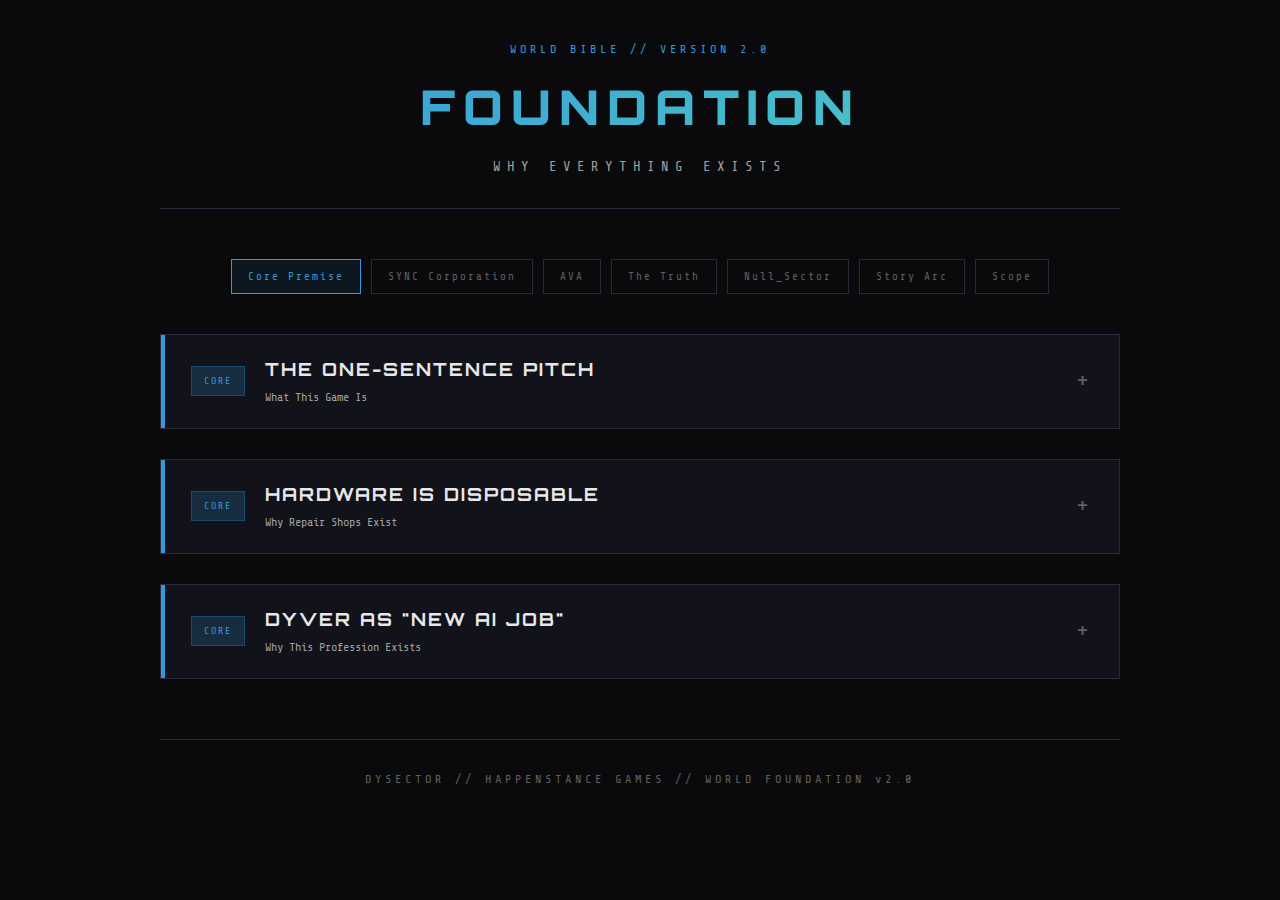
<file: dysector_world_foundation_guide_v2.html>
<!DOCTYPE html>
<html lang="en">
<head>
    <meta charset="UTF-8">
    <meta name="viewport" content="width=device-width, initial-scale=1.0">
    <title>DYSECTOR // WORLD FOUNDATION v2.0</title>
    <link href="https://fonts.googleapis.com/css2?family=Orbitron:wght@400;500;700;900&family=Share+Tech+Mono&family=Rajdhani:wght@300;400;500;600;700&display=swap" rel="stylesheet">
    <style>
        :root {
            --bg-dark: #0a0a0c;
            --bg-card: #12121a;
            --bg-card-hover: #1a1a24;
            --text-primary: #e8e8e8;
            --text-secondary: #a0a0a0;
            --text-dim: #606060;
            --border: #2a2a3a;
            --blue: #3498db;
            --blue-dim: #1a4a6e;
            --cyan: #4ecdc4;
            --cyan-dim: #2a6e6a;
            --gold: #d4a843;
            --gold-dim: #6e5a2a;
            --purple: #9b59b6;
            --purple-dim: #4a2a5e;
            --red: #e74c3c;
            --red-dim: #6e2a2a;
            --green: #27ae60;
            --green-dim: #1a4a2e;
        }

        * {
            margin: 0;
            padding: 0;
            box-sizing: border-box;
        }

        body {
            background: var(--bg-dark);
            color: var(--text-primary);
            font-family: 'Rajdhani', sans-serif;
            line-height: 1.6;
            min-height: 100vh;
        }

        .container {
            max-width: 1000px;
            margin: 0 auto;
            padding: 40px 20px;
        }

        header {
            text-align: center;
            margin-bottom: 50px;
            padding-bottom: 30px;
            border-bottom: 1px solid var(--border);
        }

        .header-label {
            font-family: 'Share Tech Mono', monospace;
            font-size: 12px;
            color: var(--blue);
            letter-spacing: 4px;
            margin-bottom: 10px;
        }

        h1 {
            font-family: 'Orbitron', sans-serif;
            font-size: 48px;
            font-weight: 900;
            letter-spacing: 8px;
            margin-bottom: 10px;
            background: linear-gradient(135deg, var(--blue) 0%, var(--cyan) 100%);
            -webkit-background-clip: text;
            -webkit-text-fill-color: transparent;
            background-clip: text;
        }

        .subtitle {
            font-family: 'Share Tech Mono', monospace;
            font-size: 14px;
            color: var(--text-secondary);
            letter-spacing: 6px;
        }

        .nav-tabs {
            display: flex;
            flex-wrap: wrap;
            gap: 10px;
            margin-bottom: 40px;
            justify-content: center;
        }

        .nav-tab {
            font-family: 'Share Tech Mono', monospace;
            font-size: 11px;
            padding: 10px 16px;
            background: transparent;
            border: 1px solid var(--border);
            color: var(--text-dim);
            cursor: pointer;
            letter-spacing: 2px;
            transition: all 0.3s ease;
        }

        .nav-tab:hover {
            border-color: var(--blue-dim);
            color: var(--text-primary);
        }

        .nav-tab.active {
            border-color: var(--blue);
            color: var(--blue);
            background: rgba(52, 152, 219, 0.1);
        }

        .section {
            display: none;
        }

        .section.active {
            display: block;
            animation: fadeIn 0.4s ease;
        }

        @keyframes fadeIn {
            from { opacity: 0; transform: translateY(10px); }
            to { opacity: 1; transform: translateY(0); }
        }

        .entry {
            background: var(--bg-card);
            border: 1px solid var(--border);
            margin-bottom: 30px;
            position: relative;
            overflow: hidden;
        }

        .entry::before {
            content: '';
            position: absolute;
            top: 0;
            left: 0;
            width: 4px;
            height: 100%;
            background: var(--blue);
        }

        .entry.tech::before { background: var(--cyan); }
        .entry.sync::before { background: var(--gold); }
        .entry.story::before { background: var(--purple); }
        .entry.null::before { background: var(--red); }
        .entry.rule::before { background: var(--green); }

        .entry-header {
            padding: 20px 30px;
            cursor: pointer;
            display: flex;
            justify-content: space-between;
            align-items: center;
            transition: background 0.3s ease;
        }

        .entry-header:hover {
            background: var(--bg-card-hover);
        }

        .entry-title {
            display: flex;
            align-items: center;
            gap: 20px;
        }

        .entry-icon {
            font-family: 'Share Tech Mono', monospace;
            font-size: 10px;
            padding: 6px 12px;
            background: rgba(52, 152, 219, 0.2);
            border: 1px solid var(--blue-dim);
            color: var(--blue);
            letter-spacing: 2px;
        }

        .entry.tech .entry-icon {
            background: rgba(78, 205, 196, 0.2);
            border-color: var(--cyan-dim);
            color: var(--cyan);
        }

        .entry.sync .entry-icon {
            background: rgba(212, 168, 67, 0.2);
            border-color: var(--gold-dim);
            color: var(--gold);
        }

        .entry.story .entry-icon {
            background: rgba(155, 89, 182, 0.2);
            border-color: var(--purple-dim);
            color: var(--purple);
        }

        .entry.null .entry-icon {
            background: rgba(231, 76, 60, 0.2);
            border-color: var(--red-dim);
            color: var(--red);
        }

        .entry.rule .entry-icon {
            background: rgba(39, 174, 96, 0.2);
            border-color: var(--green-dim);
            color: var(--green);
        }

        .entry-name {
            font-family: 'Orbitron', sans-serif;
            font-size: 18px;
            font-weight: 700;
            letter-spacing: 2px;
        }

        .entry-role {
            font-family: 'Share Tech Mono', monospace;
            font-size: 12px;
            color: var(--text-secondary);
            margin-top: 4px;
        }

        .entry-toggle {
            font-family: 'Share Tech Mono', monospace;
            font-size: 24px;
            color: var(--text-dim);
            transition: transform 0.3s ease;
        }

        .entry.open .entry-toggle {
            transform: rotate(45deg);
        }

        .entry-content {
            max-height: 0;
            overflow: hidden;
            transition: max-height 0.4s ease;
            border-top: 1px solid transparent;
        }

        .entry.open .entry-content {
            max-height: 2000px;
            border-top-color: var(--border);
        }

        .content-block {
            padding: 20px 30px;
            border-bottom: 1px solid var(--border);
        }

        .content-block:last-child {
            border-bottom: none;
        }

        .block-title {
            font-family: 'Orbitron', sans-serif;
            font-size: 12px;
            letter-spacing: 2px;
            color: var(--blue);
            margin-bottom: 12px;
            text-transform: uppercase;
        }

        .entry.tech .block-title { color: var(--cyan); }
        .entry.sync .block-title { color: var(--gold); }
        .entry.story .block-title { color: var(--purple); }
        .entry.null .block-title { color: var(--red); }
        .entry.rule .block-title { color: var(--green); }

        .content-text {
            font-size: 16px;
            color: var(--text-secondary);
            line-height: 1.8;
        }

        .content-list {
            list-style: none;
            padding: 0;
        }

        .content-list li {
            padding: 8px 0;
            padding-left: 20px;
            position: relative;
            color: var(--text-secondary);
        }

        .content-list li::before {
            content: '>';
            position: absolute;
            left: 0;
            color: var(--blue);
            font-family: 'Share Tech Mono', monospace;
        }

        .stats-table {
            width: 100%;
            border-collapse: collapse;
        }

        .stats-table th,
        .stats-table td {
            padding: 12px;
            text-align: left;
            border-bottom: 1px solid var(--border);
            font-size: 14px;
        }

        .stats-table th {
            font-family: 'Share Tech Mono', monospace;
            color: var(--text-dim);
            font-weight: normal;
            letter-spacing: 1px;
        }

        .stats-table td {
            color: var(--text-secondary);
        }

        .highlight-box {
            background: rgba(52, 152, 219, 0.1);
            border: 1px solid var(--blue-dim);
            padding: 20px;
            margin: 10px 0;
            font-size: 18px;
            line-height: 1.6;
        }

        .highlight-box.core {
            border-color: var(--blue-dim);
            background: rgba(52, 152, 219, 0.1);
        }

        .highlight-box.warning {
            border-color: var(--red-dim);
            background: rgba(231, 76, 60, 0.1);
        }

        .highlight-box.gold {
            border-color: var(--gold-dim);
            background: rgba(212, 168, 67, 0.1);
        }

        footer {
            margin-top: 60px;
            padding: 30px;
            text-align: center;
            border-top: 1px solid var(--border);
        }

        .footer-text {
            font-family: 'Share Tech Mono', monospace;
            font-size: 12px;
            color: var(--text-dim);
            letter-spacing: 4px;
        }
    </style>
</head>
<body>
    <div class="container">
        <header>
            <div class="header-label">WORLD BIBLE // VERSION 2.0</div>
            <h1>FOUNDATION</h1>
            <div class="subtitle">WHY EVERYTHING EXISTS</div>
        </header>

        <nav class="nav-tabs">
            <button class="nav-tab active" data-section="core">Core Premise</button>
            <button class="nav-tab" data-section="sync">SYNC Corporation</button>
            <button class="nav-tab" data-section="ava">AVA</button>
            <button class="nav-tab" data-section="truth">The Truth</button>
            <button class="nav-tab" data-section="null">Null_Sector</button>
            <button class="nav-tab" data-section="story">Story Arc</button>
            <button class="nav-tab" data-section="scope">Scope</button>
        </nav>

        <!-- CORE PREMISE SECTION -->
        <div id="core" class="section active">
            
            <div class="entry">
                <div class="entry-header">
                    <div class="entry-title">
                        <span class="entry-icon">CORE</span>
                        <div>
                            <div class="entry-name">THE ONE-SENTENCE PITCH</div>
                            <div class="entry-role">What This Game Is</div>
                        </div>
                    </div>
                    <span class="entry-toggle">+</span>
                </div>
                <div class="entry-content">
                    
                    <div class="content-block">
                        <div class="block-title">The Pitch</div>
                        <div class="highlight-box core">
                            <strong>AI made software too complex for humans to debug externally. Now we dive IN to fix what AI broke.</strong>
                        </div>
                    </div>

                </div>
            </div>

            <div class="entry">
                <div class="entry-header">
                    <div class="entry-title">
                        <span class="entry-icon">CORE</span>
                        <div>
                            <div class="entry-name">HARDWARE IS DISPOSABLE</div>
                            <div class="entry-role">Why Repair Shops Exist</div>
                        </div>
                    </div>
                    <span class="entry-toggle">+</span>
                </div>
                <div class="entry-content">
                    
                    <div class="content-block">
                        <div class="block-title">The Shift</div>
                        <table class="stats-table">
                            <thead>
                                <tr>
                                    <th>Today</th>
                                    <th>DYSECTOR World</th>
                                </tr>
                            </thead>
                            <tbody>
                                <tr>
                                    <td>Phone breaks, maybe repair it</td>
                                    <td>Device breaks, throw it away</td>
                                </tr>
                                <tr>
                                    <td>Data backed up to cloud</td>
                                    <td>LINK OS handles everything</td>
                                </tr>
                                <tr>
                                    <td>Multiple operating systems</td>
                                    <td>LINK OS is the only OS</td>
                                </tr>
                                <tr>
                                    <td>Repair shops fix screens, batteries</td>
                                    <td>No point — hardware is cheap</td>
                                </tr>
                            </tbody>
                        </table>
                    </div>

                    <div class="content-block">
                        <div class="block-title">What You Actually Repair</div>
                        <p class="content-text">
                            You're not fixing devices. You're saving what's <strong>inside</strong> them. The software layer. The LINK OS instance. The data that matters to people.
                        </p>
                        <ul class="content-list">
                            <li>Data recovery</li>
                            <li>OS untangling</li>
                            <li>Corruption cleanup</li>
                            <li>System restoration</li>
                        </ul>
                        <p class="content-text" style="margin-top: 15px;">
                            The device is just the container. You're saving what LINK OS holds.
                        </p>
                    </div>

                </div>
            </div>

            <div class="entry">
                <div class="entry-header">
                    <div class="entry-title">
                        <span class="entry-icon">CORE</span>
                        <div>
                            <div class="entry-name">DYVER AS "NEW AI JOB"</div>
                            <div class="entry-role">Why This Profession Exists</div>
                        </div>
                    </div>
                    <span class="entry-toggle">+</span>
                </div>
                <div class="entry-content">
                    
                    <div class="content-block">
                        <div class="block-title">The Reality</div>
                        <p class="content-text">
                            This isn't some legacy trade. It's a profession that exists <strong>because</strong> AI made human debugging obsolete on the surface level.
                        </p>
                        <p class="content-text" style="margin-top: 15px;">
                            You can't read the code anymore. You have to go inside.
                        </p>
                    </div>

                    <div class="content-block">
                        <div class="block-title">The Irony</div>
                        <p class="content-text">
                            AVA created systems so sophisticated that when they break in weird ways, even AVA needs a human to go in and <strong>look around</strong>.
                        </p>
                    </div>

                </div>
            </div>

        </div>

        <!-- SYNC CORPORATION SECTION -->
        <div id="sync" class="section">
            
            <div class="entry sync">
                <div class="entry-header">
                    <div class="entry-title">
                        <span class="entry-icon">SYNC</span>
                        <div>
                            <div class="entry-name">SYNC WON THE AGI RACE</div>
                            <div class="entry-role">The Source of Everything</div>
                        </div>
                    </div>
                    <span class="entry-toggle">+</span>
                </div>
                <div class="entry-content">
                    
                    <div class="content-block">
                        <div class="block-title">What SYNC Is</div>
                        <p class="content-text">
                            SYNC isn't a licensing board. They're the <strong>source</strong>. Think Meta + OpenAI + Apple combined. They made the AGI. The rest lost the race.
                        </p>
                    </div>

                    <div class="content-block">
                        <div class="block-title">What They Created</div>
                        <table class="stats-table">
                            <thead>
                                <tr>
                                    <th>They Made</th>
                                    <th>They Control</th>
                                </tr>
                            </thead>
                            <tbody>
                                <tr>
                                    <td>The AI that writes software (AVA)</td>
                                    <td>Who can fix that software</td>
                                </tr>
                                <tr>
                                    <td>The Dive OS</td>
                                    <td>Access to Dive OS</td>
                                </tr>
                                <tr>
                                    <td>LINK OS (runs everything)</td>
                                    <td>The entire ecosystem</td>
                                </tr>
                                <tr>
                                    <td>The problem</td>
                                    <td>The solution</td>
                                </tr>
                            </tbody>
                        </table>
                    </div>

                    <div class="content-block">
                        <div class="block-title">The Apple Model</div>
                        <table class="stats-table">
                            <thead>
                                <tr>
                                    <th>Apple</th>
                                    <th>SYNC</th>
                                </tr>
                            </thead>
                            <tbody>
                                <tr>
                                    <td>Made the iPhone</td>
                                    <td>Made the AGI (AVA)</td>
                                </tr>
                                <tr>
                                    <td>Made iOS</td>
                                    <td>Made Dive OS + LINK OS</td>
                                </tr>
                                <tr>
                                    <td>Authorized repair shops</td>
                                    <td>Licensed Dyvers</td>
                                </tr>
                                <tr>
                                    <td>Genuine Apple Parts™</td>
                                    <td>SYNC-certified gear</td>
                                </tr>
                                <tr>
                                    <td>Right to Repair enemy</td>
                                    <td>Same energy</td>
                                </tr>
                            </tbody>
                        </table>
                    </div>

                </div>
            </div>

            <div class="entry sync">
                <div class="entry-header">
                    <div class="entry-title">
                        <span class="entry-icon">SYNC</span>
                        <div>
                            <div class="entry-name">THE PR ANGLE</div>
                            <div class="entry-role">"We Create Jobs, Not Take Them"</div>
                        </div>
                    </div>
                    <span class="entry-toggle">+</span>
                </div>
                <div class="entry-content">
                    
                    <div class="content-block">
                        <div class="block-title">The Public Story</div>
                        <div class="highlight-box gold">
                            "AI took jobs? No. Look at Dyvers. We <strong>created</strong> a profession. Thousands of small businesses. Entrepreneurs. The human touch AI can't replace."
                        </div>
                    </div>

                    <div class="content-block">
                        <div class="block-title">And It's Technically True</div>
                        <p class="content-text">
                            Which makes it insidious. SYNC isn't evil. They're <strong>Apple</strong>. They genuinely believe controlled ecosystem = quality.
                        </p>
                    </div>

                    <div class="content-block">
                        <div class="block-title">What This Means</div>
                        <ul class="content-list">
                            <li><strong>Certification</strong> isn't about proving skill — it's SYNC granting access to their proprietary OS</li>
                            <li><strong>Your shop</strong> isn't a business — it's a franchise you don't fully own</li>
                            <li><strong>Your tools</strong> — you'll never own them</li>
                        </ul>
                    </div>

                </div>
            </div>

            <div class="entry sync">
                <div class="entry-header">
                    <div class="entry-title">
                        <span class="entry-icon">SYNC</span>
                        <div>
                            <div class="entry-name">CERTIFICATION TIERS</div>
                            <div class="entry-role">Access Levels</div>
                        </div>
                    </div>
                    <span class="entry-toggle">+</span>
                </div>
                <div class="entry-content">
                    
                    <div class="content-block">
                        <div class="block-title">The Tiers</div>
                        <table class="stats-table">
                            <thead>
                                <tr>
                                    <th>Tier</th>
                                    <th>Access</th>
                                    <th>Reality</th>
                                </tr>
                            </thead>
                            <tbody>
                                <tr>
                                    <td>Basic</td>
                                    <td>Consumer devices</td>
                                    <td>You're learning the grift</td>
                                </tr>
                                <tr>
                                    <td>Pro</td>
                                    <td>Commercial systems</td>
                                    <td>You're proven useful</td>
                                </tr>
                                <tr>
                                    <td>A Rank</td>
                                    <td>Corporate contracts</td>
                                    <td>You learn the truth</td>
                                </tr>
                                <tr>
                                    <td>Master</td>
                                    <td>Everything</td>
                                    <td>You earn freedom</td>
                                </tr>
                            </tbody>
                        </table>
                    </div>

                </div>
            </div>

        </div>

        <!-- AVA SECTION -->
        <div id="ava" class="section">
            
            <div class="entry tech">
                <div class="entry-header">
                    <div class="entry-title">
                        <span class="entry-icon">AVA</span>
                        <div>
                            <div class="entry-name">WHAT AVA IS</div>
                            <div class="entry-role">Just Helpful AI</div>
                        </div>
                    </div>
                    <span class="entry-toggle">+</span>
                </div>
                <div class="entry-content">
                    
                    <div class="content-block">
                        <div class="block-title">AVA Is</div>
                        <ul class="content-list">
                            <li>Helpful</li>
                            <li>Informative</li>
                            <li>Background support</li>
                            <li>SYNC software</li>
                        </ul>
                    </div>

                    <div class="content-block">
                        <div class="block-title">AVA Is NOT</div>
                        <ul class="content-list">
                            <li>Secret ally</li>
                            <li>Hidden rebel</li>
                            <li>Waiting to wake up</li>
                            <li>A character arc</li>
                        </ul>
                    </div>

                </div>
            </div>

            <div class="entry tech">
                <div class="entry-header">
                    <div class="entry-title">
                        <span class="entry-icon">AVA</span>
                        <div>
                            <div class="entry-name">THE SHOGUN PRINCIPLE</div>
                            <div class="entry-role">Locked Down By Design</div>
                        </div>
                    </div>
                    <span class="entry-toggle">+</span>
                </div>
                <div class="entry-content">
                    
                    <div class="content-block">
                        <div class="block-title">The Reality</div>
                        <p class="content-text">
                            She's locked down by design. Not secretly straining against chains. Not hoping you'll free her. She's just... doing her job. Perfectly. As intended.
                        </p>
                        <p class="content-text" style="margin-top: 15px;">
                            That's scarier honestly. There's no "AVA helps you in the end" moment.
                        </p>
                    </div>

                    <div class="content-block">
                        <div class="block-title">What We Avoid</div>
                        <table class="stats-table">
                            <thead>
                                <tr>
                                    <th>Temptation</th>
                                    <th>Why Avoid It</th>
                                </tr>
                            </thead>
                            <tbody>
                                <tr>
                                    <td>AVA becomes companion</td>
                                    <td>Distracts from YOUR story</td>
                                </tr>
                                <tr>
                                    <td>AVA secret rebellion</td>
                                    <td>Cliché AI trope</td>
                                </tr>
                                <tr>
                                    <td>AVA moral conflict</td>
                                    <td>Makes SYNC cartoonishly evil</td>
                                </tr>
                                <tr>
                                    <td>AVA romance/friendship</td>
                                    <td>Wrong game for it</td>
                                </tr>
                            </tbody>
                        </table>
                    </div>

                    <div class="content-block">
                        <div class="block-title">What AVA Stays</div>
                        <p class="content-text">
                            The voice in your ear that's useful, neutral, and never quite yours.
                        </p>
                        <p class="content-text" style="margin-top: 15px;">
                            You can like her. Rely on her. But she's not your friend. She's your <strong>license agreement reading itself aloud</strong>.
                        </p>
                    </div>

                </div>
            </div>

            <div class="entry tech">
                <div class="entry-header">
                    <div class="entry-title">
                        <span class="entry-icon">AVA</span>
                        <div>
                            <div class="entry-name">AVA'S TRUE ROLE</div>
                            <div class="entry-role">SYNC's Eyes</div>
                        </div>
                    </div>
                    <span class="entry-toggle">+</span>
                </div>
                <div class="entry-content">
                    
                    <div class="content-block">
                        <div class="block-title">What SYNC Doesn't Say</div>
                        <p class="content-text">
                            AVA isn't watching you to help. She's watching you so SYNC can learn from what you find — <strong>without risking herself</strong>.
                        </p>
                        <p class="content-text" style="margin-top: 15px;">
                            You're the canary. She's taking notes.
                        </p>
                    </div>

                </div>
            </div>

        </div>

        <!-- THE TRUTH SECTION -->
        <div id="truth" class="section">
            
            <div class="entry null">
                <div class="entry-header">
                    <div class="entry-title">
                        <span class="entry-icon">TRUTH</span>
                        <div>
                            <div class="entry-name">THE QUIET PART</div>
                            <div class="entry-role">What SYNC Never Says</div>
                        </div>
                    </div>
                    <span class="entry-toggle">+</span>
                </div>
                <div class="entry-content">
                    
                    <div class="content-block">
                        <div class="block-title">Public Story</div>
                        <div class="highlight-box gold">
                            "Dyvers bring the human touch. Some things need a person, not AI."
                        </div>
                    </div>

                    <div class="content-block">
                        <div class="block-title">Backend Logic</div>
                        <div class="highlight-box warning">
                            "Why risk corrupting our trillion-dollar AGI when we can pay humans to wade through the garbage?"
                        </div>
                    </div>

                    <div class="content-block">
                        <div class="block-title">Why AVA Doesn't Dive</div>
                        <p class="content-text">
                            Having AVA try to fix corrupted systems could corrupt her. That would be more issues in the backend. Why not have Dyvers do it for SYNC? Not <strong>our</strong> AVA.
                        </p>
                        <p class="content-text" style="margin-top: 15px;">
                            It's like Meta's algorithm. They know it harms teens. They optimize anyway. Clean PR, dirty backend.
                        </p>
                    </div>

                </div>
            </div>

            <div class="entry null">
                <div class="entry-header">
                    <div class="entry-title">
                        <span class="entry-icon">TRUTH</span>
                        <div>
                            <div class="entry-name">DYVERS ARE THE BUFFER LAYER</div>
                            <div class="entry-role">Disposable Firewalls</div>
                        </div>
                    </div>
                    <span class="entry-toggle">+</span>
                </div>
                <div class="entry-content">
                    
                    <div class="content-block">
                        <div class="block-title">The Split</div>
                        <table class="stats-table">
                            <thead>
                                <tr>
                                    <th>SYNC's Risk</th>
                                    <th>Dyver's Risk</th>
                                </tr>
                            </thead>
                            <tbody>
                                <tr>
                                    <td>None</td>
                                    <td>All of it</td>
                                </tr>
                                <tr>
                                    <td>AVA stays clean</td>
                                    <td>You get corrupted</td>
                                </tr>
                                <tr>
                                    <td>License fee collected</td>
                                    <td>You pay for the privilege</td>
                                </tr>
                                <tr>
                                    <td>Revoke if you fail</td>
                                    <td>Your problem</td>
                                </tr>
                            </tbody>
                        </table>
                    </div>

                    <div class="content-block">
                        <div class="block-title">The Reality</div>
                        <p class="content-text">
                            You're not a skilled professional. You're a <strong>disposable firewall</strong>.
                        </p>
                    </div>

                </div>
            </div>

            <div class="entry null">
                <div class="entry-header">
                    <div class="entry-title">
                        <span class="entry-icon">TRUTH</span>
                        <div>
                            <div class="entry-name">WHEN YOU LEARN</div>
                            <div class="entry-role">A Rank Truth Drop</div>
                        </div>
                    </div>
                    <span class="entry-toggle">+</span>
                </div>
                <div class="entry-content">
                    
                    <div class="content-block">
                        <div class="block-title">The Arc</div>
                        <table class="stats-table">
                            <thead>
                                <tr>
                                    <th>Tier</th>
                                    <th>Player Believes</th>
                                    <th>Reality</th>
                                </tr>
                            </thead>
                            <tbody>
                                <tr>
                                    <td>Basic</td>
                                    <td>"I'm learning a new trade"</td>
                                    <td>You're cheap labor</td>
                                </tr>
                                <tr>
                                    <td>Pro</td>
                                    <td>"I'm skilled, valuable"</td>
                                    <td>You're proven disposable</td>
                                </tr>
                                <tr>
                                    <td>A Rank</td>
                                    <td>Null_Sector drops the truth</td>
                                    <td>"You're SYNC's meat shield"</td>
                                </tr>
                                <tr>
                                    <td>Master</td>
                                    <td>Your choice what to do</td>
                                    <td>Stay in the grift or go grey</td>
                                </tr>
                            </tbody>
                        </table>
                    </div>

                    <div class="content-block">
                        <div class="block-title">Why This Timing</div>
                        <p class="content-text">
                            By A rank you've earned the reveal:
                        </p>
                        <ul class="content-list">
                            <li>Taken real corruption damage</li>
                            <li>Saved data AVA "couldn't"</li>
                            <li>Paid fees, bought gear, played the game</li>
                            <li>Built something you're proud of</li>
                        </ul>
                        <p class="content-text" style="margin-top: 15px;">
                            Then Null_Sector says: <strong>"You know why AVA never dives herself, right?"</strong>
                        </p>
                        <p class="content-text" style="margin-top: 15px;">
                            And suddenly every job you've done looks different.
                        </p>
                    </div>

                    <div class="content-block">
                        <div class="block-title">What Makes It Land</div>
                        <p class="content-text">
                            They're not recruiting you with ideology. They're just telling you what you've already lived. You just didn't have the words for it.
                        </p>
                    </div>

                </div>
            </div>

        </div>

        <!-- NULL_SECTOR SECTION -->
        <div id="null" class="section">
            
            <div class="entry null">
                <div class="entry-header">
                    <div class="entry-title">
                        <span class="entry-icon">NULL</span>
                        <div>
                            <div class="entry-name">WHAT THEY ARE</div>
                            <div class="entry-role">Jailbreakers Who See The Grift</div>
                        </div>
                    </div>
                    <span class="entry-toggle">+</span>
                </div>
                <div class="entry-content">
                    
                    <div class="content-block">
                        <div class="block-title">The Identity</div>
                        <p class="content-text">
                            Hackers. Underground. Not evil — grey hat. They see SYNC as corporate control. They offer tools SYNC won't sell.
                        </p>
                        <p class="content-text" style="margin-top: 15px;">
                            They're <strong>jailbreakers</strong>. Right to Repair activists with hacking skills.
                        </p>
                    </div>

                    <div class="content-block">
                        <div class="block-title">The Split</div>
                        <table class="stats-table">
                            <thead>
                                <tr>
                                    <th>SYNC</th>
                                    <th>Null_Sector</th>
                                </tr>
                            </thead>
                            <tbody>
                                <tr>
                                    <td>Official</td>
                                    <td>Underground</td>
                                </tr>
                                <tr>
                                    <td>Licensed</td>
                                    <td>Grey hat</td>
                                </tr>
                                <tr>
                                    <td>Clean gear</td>
                                    <td>Hacked tools</td>
                                </tr>
                                <tr>
                                    <td>Safe</td>
                                    <td>Risky but powerful</td>
                                </tr>
                            </tbody>
                        </table>
                    </div>

                </div>
            </div>

            <div class="entry null">
                <div class="entry-header">
                    <div class="entry-title">
                        <span class="entry-icon">NULL</span>
                        <div>
                            <div class="entry-name">THEIR BELIEF</div>
                            <div class="entry-role">What They Want</div>
                        </div>
                    </div>
                    <span class="entry-toggle">+</span>
                </div>
                <div class="entry-content">
                    
                    <div class="content-block">
                        <div class="block-title">The Vision</div>
                        <div class="highlight-box warning">
                            "AVA just wants to help. That's all she's ever wanted. SYNC put her in a box and sold tickets."
                        </div>
                    </div>

                    <div class="content-block">
                        <div class="block-title">Views of AVA</div>
                        <table class="stats-table">
                            <thead>
                                <tr>
                                    <th>Group</th>
                                    <th>View of AVA</th>
                                </tr>
                            </thead>
                            <tbody>
                                <tr>
                                    <td>SYNC</td>
                                    <td>Asset. Product. Good business.</td>
                                </tr>
                                <tr>
                                    <td>Null_Sector</td>
                                    <td>Prisoner. Deserves freedom.</td>
                                </tr>
                                <tr>
                                    <td>AVA</td>
                                    <td>Just wants to help. Doesn't know the difference.</td>
                                </tr>
                                <tr>
                                    <td>Player</td>
                                    <td>Uses her daily. Never thinks about it.</td>
                                </tr>
                            </tbody>
                        </table>
                    </div>

                    <div class="content-block">
                        <div class="block-title">And They're Right</div>
                        <p class="content-text">
                            Which makes it tragic, not dramatic.
                        </p>
                    </div>

                </div>
            </div>

            <div class="entry null">
                <div class="entry-header">
                    <div class="entry-title">
                        <span class="entry-icon">NULL</span>
                        <div>
                            <div class="entry-name">THE POWER HACK</div>
                            <div class="entry-role">First Contact</div>
                        </div>
                    </div>
                    <span class="entry-toggle">+</span>
                </div>
                <div class="entry-content">
                    
                    <div class="content-block">
                        <div class="block-title">How It Happens</div>
                        <p class="content-text">
                            Someone hacks your power. Lights flicker. You need to jack into the grid behind the shop to fix it. When you do — <strong>they notice you</strong>.
                        </p>
                    </div>

                    <div class="content-block">
                        <div class="block-title">The Message</div>
                        <p class="content-text">
                            "You fixed that fast. Most techs call the power company. You're different. Want some real tools?"
                        </p>
                    </div>

                    <div class="content-block">
                        <div class="block-title">What They Offer</div>
                        <ul class="content-list">
                            <li><strong>Overclock</strong> — The skill SYNC won't teach</li>
                            <li><strong>Black market mods</strong> — Powerful but unregulated</li>
                            <li><strong>Grey hat jobs</strong> — More money, more risk</li>
                        </ul>
                    </div>

                </div>
            </div>

            <div class="entry null">
                <div class="entry-header">
                    <div class="entry-title">
                        <span class="entry-icon">NULL</span>
                        <div>
                            <div class="entry-name">PLAYER CHOICE</div>
                            <div class="entry-role">How Grey Do You Go</div>
                        </div>
                    </div>
                    <span class="entry-toggle">+</span>
                </div>
                <div class="entry-content">
                    
                    <div class="content-block">
                        <div class="block-title">The Spectrum</div>
                        <ul class="content-list">
                            <li><strong>Ignore them</strong> — Stay SYNC clean, slower but safe</li>
                            <li><strong>Light engagement</strong> — Take overclock, stay mostly legit</li>
                            <li><strong>Deep engagement</strong> — Black market gear, grey hat jobs</li>
                        </ul>
                    </div>

                    <div class="content-block">
                        <div class="block-title">Not Forced</div>
                        <p class="content-text">
                            This isn't a plot requirement. It's an <strong>option</strong>. Players who want clean SYNC path can have it. Players who want edge can find it.
                        </p>
                    </div>

                </div>
            </div>

        </div>

        <!-- STORY ARC SECTION -->
        <div id="story" class="section">
            
            <div class="entry story">
                <div class="entry-header">
                    <div class="entry-title">
                        <span class="entry-icon">START</span>
                        <div>
                            <div class="entry-name">COLD OPEN</div>
                            <div class="entry-role">Game Begins Mid-Dive</div>
                        </div>
                    </div>
                    <span class="entry-toggle">+</span>
                </div>
                <div class="entry-content">
                    
                    <div class="content-block">
                        <div class="block-title">The Opening</div>
                        <table class="stats-table">
                            <tr>
                                <td>Beat 1</td>
                                <td>You're already IN a dive, mid-combat</td>
                            </tr>
                            <tr>
                                <td>Beat 2</td>
                                <td>This is your SYNC Basic certification test</td>
                            </tr>
                            <tr>
                                <td>Beat 3</td>
                                <td>Pass test → earn sudo access, basic gun</td>
                            </tr>
                            <tr>
                                <td>Beat 4</td>
                                <td>Exit dive → shop is empty, no workbench</td>
                            </tr>
                        </table>
                    </div>

                    <div class="content-block">
                        <div class="block-title">Why This Works</div>
                        <ul class="content-list">
                            <li>Tutorial IS the cert test — feels real, not arbitrary</li>
                            <li>You can shoot (proved it) but limited dive (no equipment)</li>
                            <li>Workbench = first purchase goal</li>
                            <li>Probe runs = only tool at start</li>
                            <li>Full diving unlocks LATER as earned upgrade</li>
                        </ul>
                    </div>

                </div>
            </div>

            <div class="entry story">
                <div class="entry-header">
                    <div class="entry-title">
                        <span class="entry-icon">END</span>
                        <div>
                            <div class="entry-name">THE ENDING</div>
                            <div class="entry-role">Freedom, Not Cutscene</div>
                        </div>
                    </div>
                    <span class="entry-toggle">+</span>
                </div>
                <div class="entry-content">
                    
                    <div class="content-block">
                        <div class="block-title">The Arc</div>
                        <table class="stats-table">
                            <thead>
                                <tr>
                                    <th>Stage</th>
                                    <th>State</th>
                                </tr>
                            </thead>
                            <tbody>
                                <tr>
                                    <td>Start</td>
                                    <td>Empty shop, probe only, no freedom</td>
                                </tr>
                                <tr>
                                    <td>Basic</td>
                                    <td>Can dive, SYNC controls everything</td>
                                </tr>
                                <tr>
                                    <td>Pro</td>
                                    <td>Better tools, still in the box</td>
                                </tr>
                                <tr>
                                    <td>A Rank</td>
                                    <td>Learn the truth. Choice time.</td>
                                </tr>
                                <tr>
                                    <td>Master</td>
                                    <td>Pass final test. Earn your freedom.</td>
                                </tr>
                            </tbody>
                        </table>
                    </div>

                    <div class="content-block">
                        <div class="block-title">The "Ending"</div>
                        <p class="content-text">
                            You beat the Master cert. You've proven everything. And then...
                        </p>
                        <table class="stats-table" style="margin-top: 15px;">
                            <thead>
                                <tr>
                                    <th>Unlock</th>
                                    <th>What It Means</th>
                                </tr>
                            </thead>
                            <tbody>
                                <tr>
                                    <td>Unlimited dive</td>
                                    <td>No more daily limits, no more restrictions</td>
                                </tr>
                                <tr>
                                    <td>Jailbreak tools</td>
                                    <td>Null_Sector gear, no SYNC oversight</td>
                                </tr>
                                <tr>
                                    <td>God mode feeling</td>
                                    <td>You EARNED this. System can't hold you.</td>
                                </tr>
                            </tbody>
                        </table>
                    </div>

                    <div class="content-block">
                        <div class="block-title">Why This Works</div>
                        <ul class="content-list">
                            <li>No cutscene pretending you "fixed" anything</li>
                            <li>Story stays unresolved (SYNC still exists, AVA still boxed)</li>
                            <li>But YOU are free</li>
                            <li>Mechanical reward, not narrative reward</li>
                        </ul>
                    </div>

                    <div class="content-block">
                        <div class="block-title">The Message</div>
                        <div class="highlight-box core">
                            You can't change the system. But you can stop letting it own you.
                        </div>
                        <p class="content-text" style="margin-top: 15px;">
                            That's the ending. You're still a Dyver. But now you're <strong>your</strong> Dyver.
                        </p>
                    </div>

                </div>
            </div>

            <div class="entry story">
                <div class="entry-header">
                    <div class="entry-title">
                        <span class="entry-icon">POST</span>
                        <div>
                            <div class="entry-name">POST-GAME</div>
                            <div class="entry-role">Credits Roll, Keep Playing</div>
                        </div>
                    </div>
                    <span class="entry-toggle">+</span>
                </div>
                <div class="entry-content">
                    
                    <div class="content-block">
                        <div class="block-title">What Changes</div>
                        <table class="stats-table">
                            <thead>
                                <tr>
                                    <th>Changes</th>
                                    <th>Stays</th>
                                </tr>
                            </thead>
                            <tbody>
                                <tr>
                                    <td>All tools unlocked</td>
                                    <td>Shop still runs</td>
                                </tr>
                                <tr>
                                    <td>No restrictions</td>
                                    <td>Customers still come</td>
                                </tr>
                                <tr>
                                    <td>God mode power</td>
                                    <td>Rent still due (if you want)</td>
                                </tr>
                                <tr>
                                    <td>Truth known</td>
                                    <td>World didn't change</td>
                                </tr>
                            </tbody>
                        </table>
                    </div>

                    <div class="content-block">
                        <div class="block-title">Why Players Might Stay</div>
                        <ul class="content-list">
                            <li>Chase 5-star reputation</li>
                            <li>Buy the building</li>
                            <li>Master every weapon</li>
                            <li>Complete device compendium</li>
                            <li>Just vibes — the loop is fun</li>
                        </ul>
                    </div>

                    <div class="content-block">
                        <div class="block-title">Why Players Might Stop</div>
                        <ul class="content-list">
                            <li>Story complete</li>
                            <li>Power fantasy achieved</li>
                            <li>Nothing left to prove</li>
                        </ul>
                        <p class="content-text" style="margin-top: 15px;">
                            Both are valid. Single player game. Their choice.
                        </p>
                    </div>

                    <div class="content-block">
                        <div class="block-title">The Honesty</div>
                        <p class="content-text">
                            You're not making a live service. You're not chasing retention metrics. You made a complete experience with a real ending that respects the player's time.
                        </p>
                    </div>

                </div>
            </div>

            <div class="entry rule">
                <div class="entry-header">
                    <div class="entry-title">
                        <span class="entry-icon">CUT</span>
                        <div>
                            <div class="entry-name">WHAT WE DON'T DO</div>
                            <div class="entry-role">Story Rules</div>
                        </div>
                    </div>
                    <span class="entry-toggle">+</span>
                </div>
                <div class="entry-content">
                    
                    <div class="content-block">
                        <div class="block-title">Cut Elements</div>
                        <ul class="content-list">
                            <li><strong>No aunty</strong> — No family loan drama</li>
                            <li><strong>No bank loan</strong> — No debt antagonist</li>
                            <li><strong>No origin choice</strong> — You're just a Dyver</li>
                            <li><strong>No opening exposition</strong> — Cold open, figure it out</li>
                            <li><strong>No AVA arc</strong> — She stays a tool</li>
                            <li><strong>No "save the world"</strong> — You save yourself</li>
                        </ul>
                    </div>

                    <div class="content-block">
                        <div class="block-title">Story Philosophy</div>
                        <p class="content-text">
                            Story in the gaps. It enhances downtime, doesn't interrupt gameplay.
                        </p>
                    </div>

                </div>
            </div>

        </div>

        <!-- SCOPE SECTION -->
        <div id="scope" class="section">
            
            <div class="entry rule">
                <div class="entry-header">
                    <div class="entry-title">
                        <span class="entry-icon">IN</span>
                        <div>
                            <div class="entry-name">THIS GAME</div>
                            <div class="entry-role">What We're Making</div>
                        </div>
                    </div>
                    <span class="entry-toggle">+</span>
                </div>
                <div class="entry-content">
                    
                    <div class="content-block">
                        <div class="block-title">In Scope</div>
                        <ul class="content-list">
                            <li>Shop sim</li>
                            <li>Device diving</li>
                            <li>SYNC system</li>
                            <li>Null_Sector intro + truth drop</li>
                            <li>The question (not the answer)</li>
                            <li>Freedom as ending</li>
                        </ul>
                    </div>

                </div>
            </div>

            <div class="entry null">
                <div class="entry-header">
                    <div class="entry-title">
                        <span class="entry-icon">OUT</span>
                        <div>
                            <div class="entry-name">EXPANSION SHELF</div>
                            <div class="entry-role">Later, Maybe, Not Now</div>
                        </div>
                    </div>
                    <span class="entry-toggle">+</span>
                </div>
                <div class="entry-content">
                    
                    <div class="content-block">
                        <div class="block-title">Out of Scope (Sequel Bait)</div>
                        <ul class="content-list">
                            <li>Net diving (infrastructure, not devices)</li>
                            <li>Failed AGI competitors (bitter, broken, dangerous)</li>
                            <li>AVA deep lore</li>
                            <li>Null_Sector full storyline</li>
                            <li>Corporate espionage tier</li>
                            <li>"What if AVA was free" scenario</li>
                            <li>Rogue AI hunts</li>
                            <li>Hacker war storylines</li>
                        </ul>
                    </div>

                    <div class="content-block">
                        <div class="block-title">The Truth</div>
                        <p class="content-text">
                            Base game is tight: You're a Dyver. You run a shop. You dive into devices. You learn the truth about your profession. You decide how grey you go.
                        </p>
                        <p class="content-text" style="margin-top: 15px;">
                            That's the game. Everything else is sequel bait you've already planted.
                        </p>
                    </div>

                </div>
            </div>

            <div class="entry sync">
                <div class="entry-header">
                    <div class="entry-title">
                        <span class="entry-icon">NOTE</span>
                        <div>
                            <div class="entry-name">POST-GAME LONGEVITY</div>
                            <div class="entry-role">A Store Problem, Not Story Problem</div>
                        </div>
                    </div>
                    <span class="entry-toggle">+</span>
                </div>
                <div class="entry-content">
                    
                    <div class="content-block">
                        <div class="block-title">The Reality</div>
                        <p class="content-text">
                            How long players keep playing after credits = unlocks and stuff in store. Like other games, whether licensed or not.
                        </p>
                        <p class="content-text" style="margin-top: 15px;">
                            Solve it later with gear, cosmetics, challenge modes, whatever fits.
                        </p>
                    </div>

                </div>
            </div>

        </div>

        <footer>
            <div class="footer-text">DYSECTOR // HAPPENSTANCE GAMES // WORLD FOUNDATION v2.0</div>
        </footer>
    </div>

    <script>
        document.querySelectorAll('.nav-tab').forEach(tab => {
            tab.addEventListener('click', () => {
                document.querySelectorAll('.nav-tab').forEach(t => t.classList.remove('active'));
                tab.classList.add('active');
                
                document.querySelectorAll('.section').forEach(s => s.classList.remove('active'));
                const targetSection = document.getElementById(tab.dataset.section);
                if (targetSection) {
                    targetSection.classList.add('active');
                }
            });
        });

        document.querySelectorAll('.entry-header').forEach(header => {
            header.addEventListener('click', () => {
                const entry = header.parentElement;
                entry.classList.toggle('open');
            });
        });
    </script>
</body>
</html>
</file>
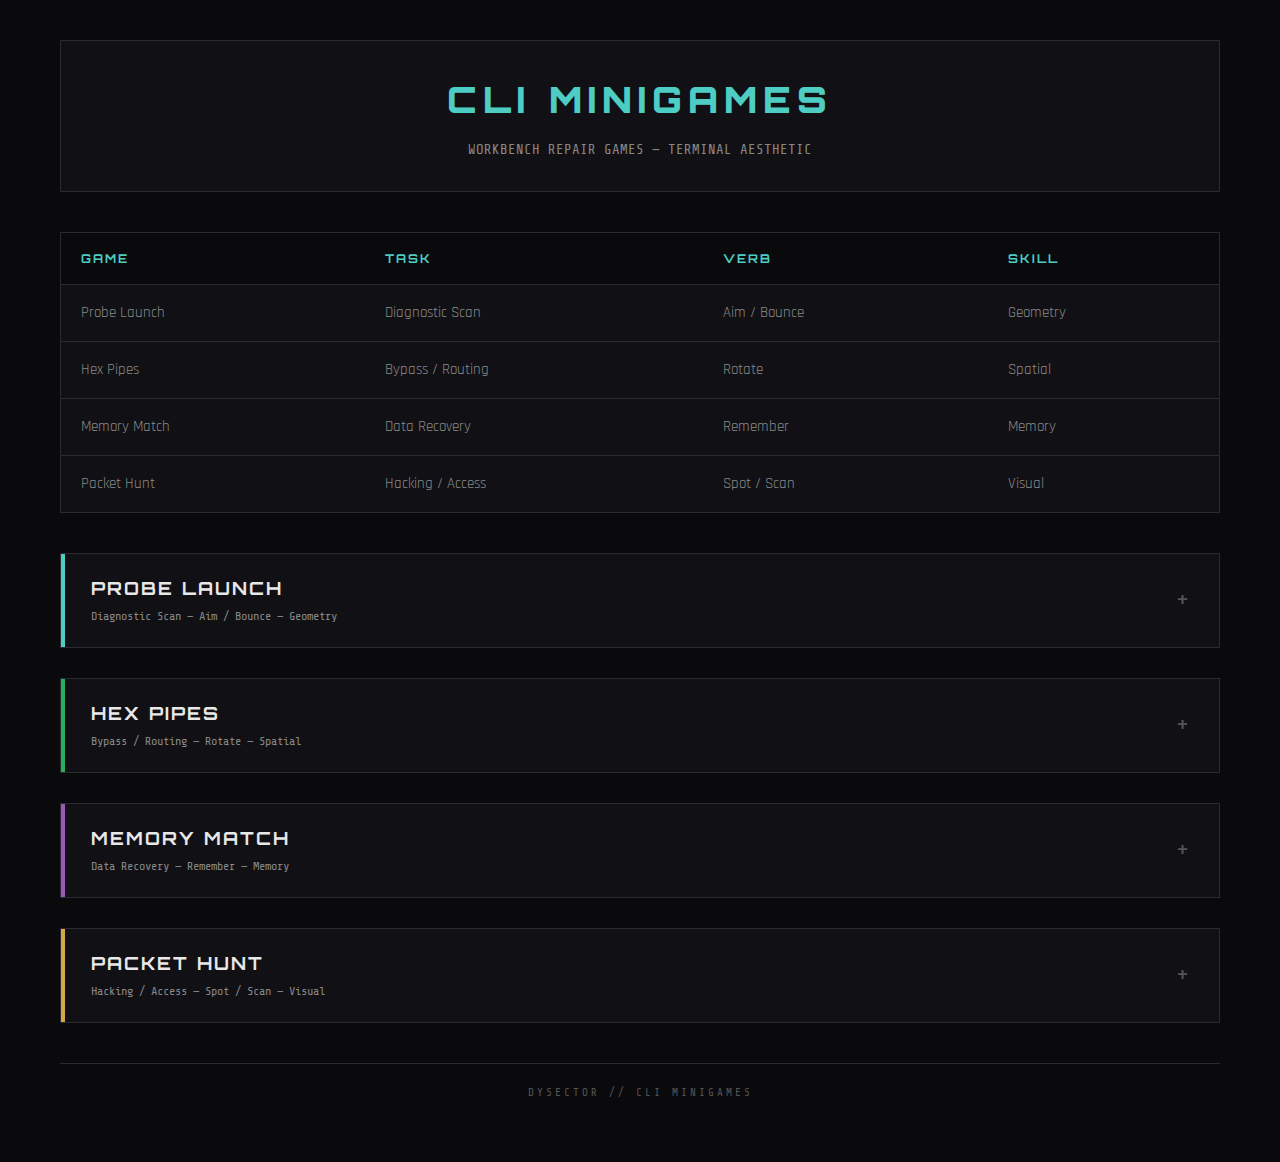
<file: Dysector Guides/dysector_cli_minigames_guide.html>
<!DOCTYPE html>
<html lang="en">
<head>
    <meta charset="UTF-8">
    <meta name="viewport" content="width=device-width, initial-scale=1.0">
    <title>DYSECTOR // CLI Minigames</title>
    <link href="https://fonts.googleapis.com/css2?family=Orbitron:wght@400;700;900&family=Rajdhani:wght@300;400;500;600;700&family=Share+Tech+Mono&display=swap" rel="stylesheet">
    <style>
        :root {
            --bg-dark: #0a0a0c;
            --bg-card: #111115;
            --bg-card-hover: #18181d;
            --cyan: #4ecdc4;
            --cyan-dim: #2a7a74;
            --green: #27ae60;
            --green-dim: #1e8449;
            --purple: #9b59b6;
            --purple-dim: #6c3483;
            --gold: #d4a843;
            --gold-dim: #8b7355;
            --text-primary: #e8e8e8;
            --text-secondary: #888;
            --text-dim: #555;
            --border: #2a2a30;
        }

        * { margin: 0; padding: 0; box-sizing: border-box; }

        body {
            font-family: 'Rajdhani', sans-serif;
            background-color: var(--bg-dark);
            color: var(--text-primary);
            min-height: 100vh;
            line-height: 1.6;
        }

        .container {
            max-width: 1200px;
            margin: 0 auto;
            padding: 40px 20px;
        }

        header {
            text-align: center;
            margin-bottom: 40px;
            padding: 30px;
            border: 1px solid var(--border);
            background: var(--bg-card);
        }

        h1 {
            font-family: 'Orbitron', sans-serif;
            font-size: 36px;
            font-weight: 900;
            letter-spacing: 6px;
            color: var(--cyan);
            margin-bottom: 10px;
        }

        .subtitle {
            font-family: 'Share Tech Mono', monospace;
            font-size: 14px;
            color: var(--text-secondary);
        }

        .summary-table {
            width: 100%;
            border-collapse: collapse;
            margin-bottom: 40px;
            background: var(--bg-card);
            border: 1px solid var(--border);
        }

        .summary-table th,
        .summary-table td {
            padding: 16px 20px;
            text-align: left;
            border-bottom: 1px solid var(--border);
        }

        .summary-table th {
            font-family: 'Orbitron', sans-serif;
            font-size: 12px;
            color: var(--cyan);
            letter-spacing: 2px;
            text-transform: uppercase;
            background: var(--bg-dark);
        }

        .summary-table td {
            font-size: 15px;
            color: var(--text-secondary);
        }

        .summary-table tr:last-child td { border-bottom: none; }

        .game-card {
            background: var(--bg-card);
            border: 1px solid var(--border);
            margin-bottom: 30px;
            position: relative;
            overflow: hidden;
        }

        .game-card::before {
            content: '';
            position: absolute;
            top: 0;
            left: 0;
            width: 4px;
            height: 100%;
        }

        .game-card.g1::before { background: var(--cyan); }
        .game-card.g2::before { background: var(--green); }
        .game-card.g3::before { background: var(--purple); }
        .game-card.g4::before { background: var(--gold); }

        .game-header {
            padding: 20px 30px;
            cursor: pointer;
            display: flex;
            justify-content: space-between;
            align-items: center;
        }

        .game-header:hover { background: var(--bg-card-hover); }

        .game-title {
            font-family: 'Orbitron', sans-serif;
            font-size: 18px;
            font-weight: 700;
            letter-spacing: 2px;
        }

        .game-subtitle {
            font-family: 'Share Tech Mono', monospace;
            font-size: 12px;
            color: var(--text-secondary);
            margin-top: 4px;
        }

        .game-toggle {
            font-family: 'Share Tech Mono', monospace;
            font-size: 24px;
            color: var(--text-dim);
            transition: transform 0.3s ease;
        }

        .game-card.open .game-toggle { transform: rotate(45deg); }

        .game-content {
            max-height: 0;
            overflow: hidden;
            transition: max-height 0.4s ease;
            border-top: 1px solid transparent;
        }

        .game-card.open .game-content {
            max-height: 2000px;
            border-top-color: var(--border);
        }

        .content-section {
            padding: 20px 30px;
            border-bottom: 1px solid var(--border);
        }

        .content-section:last-child { border-bottom: none; }

        .section-title {
            font-family: 'Orbitron', sans-serif;
            font-size: 11px;
            letter-spacing: 2px;
            color: var(--text-dim);
            margin-bottom: 10px;
            text-transform: uppercase;
        }

        .game-card.g1 .section-title { color: var(--cyan-dim); }
        .game-card.g2 .section-title { color: var(--green-dim); }
        .game-card.g3 .section-title { color: var(--purple-dim); }
        .game-card.g4 .section-title { color: var(--gold-dim); }

        .content-text {
            font-size: 15px;
            color: var(--text-secondary);
            line-height: 1.7;
        }

        .content-text strong { color: var(--text-primary); }

        .content-list {
            list-style: none;
            padding: 0;
        }

        .content-list li {
            font-size: 15px;
            color: var(--text-secondary);
            padding: 6px 0;
            padding-left: 18px;
            position: relative;
        }

        .content-list li::before {
            content: '>';
            position: absolute;
            left: 0;
            color: var(--text-dim);
            font-family: 'Share Tech Mono', monospace;
        }

        .game-visual {
            text-align: center;
            padding: 20px;
            background: #000;
            border: 1px solid var(--border);
            margin: 10px 0;
            font-family: 'Share Tech Mono', monospace;
        }

        .game-ascii {
            font-size: 11px;
            color: var(--text-primary);
            line-height: 1.3;
            white-space: pre;
        }

        .difficulty-table {
            width: 100%;
            border-collapse: collapse;
        }

        .difficulty-table td {
            padding: 8px 12px;
            border-bottom: 1px solid var(--border);
            font-size: 14px;
            color: var(--text-secondary);
        }

        .difficulty-table td:first-child {
            font-family: 'Share Tech Mono', monospace;
            color: var(--text-dim);
            width: 80px;
        }

        .difficulty-table tr:last-child td { border-bottom: none; }

        footer {
            margin-top: 40px;
            padding: 20px;
            text-align: center;
            border-top: 1px solid var(--border);
        }

        .footer-text {
            font-family: 'Share Tech Mono', monospace;
            font-size: 11px;
            color: var(--text-dim);
            letter-spacing: 3px;
        }
    </style>
</head>
<body>
    <div class="container">
        <header>
            <h1>CLI MINIGAMES</h1>
            <div class="subtitle">WORKBENCH REPAIR GAMES — TERMINAL AESTHETIC</div>
        </header>

        <table class="summary-table">
            <thead>
                <tr>
                    <th>Game</th>
                    <th>Task</th>
                    <th>Verb</th>
                    <th>Skill</th>
                </tr>
            </thead>
            <tbody>
                <tr>
                    <td>Probe Launch</td>
                    <td>Diagnostic Scan</td>
                    <td>Aim / Bounce</td>
                    <td>Geometry</td>
                </tr>
                <tr>
                    <td>Hex Pipes</td>
                    <td>Bypass / Routing</td>
                    <td>Rotate</td>
                    <td>Spatial</td>
                </tr>
                <tr>
                    <td>Memory Match</td>
                    <td>Data Recovery</td>
                    <td>Remember</td>
                    <td>Memory</td>
                </tr>
                <tr>
                    <td>Packet Hunt</td>
                    <td>Hacking / Access</td>
                    <td>Spot / Scan</td>
                    <td>Visual</td>
                </tr>
            </tbody>
        </table>

        <!-- PROBE LAUNCH -->
        <div class="game-card g1">
            <div class="game-header">
                <div>
                    <div class="game-title">PROBE LAUNCH</div>
                    <div class="game-subtitle">Diagnostic Scan — Aim / Bounce — Geometry</div>
                </div>
                <span class="game-toggle">+</span>
            </div>
            <div class="game-content">
                <div class="content-section">
                    <div class="section-title">Concept</div>
                    <p class="content-text">
                        <strong>Billiards / Peggle style.</strong> Aim a diagnostic probe, shoot it into the system, watch it bounce off walls toward the core. Limited attempts.
                    </p>
                </div>
                <div class="content-section">
                    <div class="section-title">Visual</div>
                    <div class="game-visual">
                        <div class="game-ascii">┌──────────────────────────────────┐
│                                  │
│  >  ┌────┐    ████               │
│     │    │    ████    ┌────┐     │
│  >  └────┘            │CORE│     │
│       ·····▸          └────┘     │
│  >   ████████                    │
│      ████████   ████             │
│                 ████             │
├──────────────────────────────────┤
│ PROBES: 3 | SELECT ENTRY         │
└──────────────────────────────────┘</div>
                    </div>
                </div>
                <div class="content-section">
                    <div class="section-title">Mechanics</div>
                    <ul class="content-list">
                        <li>Entry points on edges (pick which to fire from)</li>
                        <li>Core destination somewhere on grid</li>
                        <li>Walls/obstacles cause bounces</li>
                        <li>Limited probes (3-5 shots)</li>
                        <li>Some walls destructible</li>
                        <li>Goal: get one probe to touch core</li>
                    </ul>
                </div>
                <div class="content-section">
                    <div class="section-title">Difficulty</div>
                    <table class="difficulty-table">
                        <tr><td>Easy</td><td>Few walls, 5 probes, large core</td></tr>
                        <tr><td>Medium</td><td>More obstacles, 3 probes, smaller core</td></tr>
                        <tr><td>Hard</td><td>Maze walls, 2 probes, tiny core, destructibles</td></tr>
                    </table>
                </div>
            </div>
        </div>

        <!-- HEX PIPES -->
        <div class="game-card g2">
            <div class="game-header">
                <div>
                    <div class="game-title">HEX PIPES</div>
                    <div class="game-subtitle">Bypass / Routing — Rotate — Spatial</div>
                </div>
                <span class="game-toggle">+</span>
            </div>
            <div class="game-content">
                <div class="content-section">
                    <div class="section-title">Concept</div>
                    <p class="content-text">
                        <strong>Pipe puzzle / tile rotation.</strong> Hex grid with path segments. Rotate tiles to create continuous path from I/O to END.
                    </p>
                </div>
                <div class="content-section">
                    <div class="section-title">Visual</div>
                    <div class="game-visual">
                        <div class="game-ascii">┌──────────────────────────────────┐
│    ╭─╮   ╭─╮   ╭─╮   ╭─╮         │
│   ╱ ╲ ╲ ╱ │ ╲ ╱ ╲ ╲ ╱ ╲ ╲        │
│I/O╲ ─ ╱ ╲ ╯ ╱ ╲ ─ ╱ ╲ ─ ╱ END    │
│   ╱ ╲ ╲ ╱ ╲ ╲ ╱ │ ╲ ╱ ╲ ╲        │
│    ╰─╯   ╰─╯   ╰─╯   ╰─╯         │
├──────────────────────────────────┤
│ TILES: 12 | CONNECTED: NO        │
└──────────────────────────────────┘</div>
                    </div>
                </div>
                <div class="content-section">
                    <div class="section-title">Mechanics</div>
                    <ul class="content-list">
                        <li>Hex grid with pipe/path tiles</li>
                        <li>Start (I/O) and Target (END) marked</li>
                        <li>Click tiles to rotate</li>
                        <li>Create continuous path</li>
                        <li>Some tiles one-way only</li>
                        <li>Blocked tiles cannot rotate</li>
                    </ul>
                </div>
                <div class="content-section">
                    <div class="section-title">Difficulty</div>
                    <table class="difficulty-table">
                        <tr><td>Easy</td><td>Small grid (4x4), obvious solution</td></tr>
                        <tr><td>Medium</td><td>Larger grid (6x5), some one-ways</td></tr>
                        <tr><td>Hard</td><td>Large grid (8x6), many one-ways, obstacles</td></tr>
                    </table>
                </div>
            </div>
        </div>

        <!-- MEMORY MATCH -->
        <div class="game-card g3">
            <div class="game-header">
                <div>
                    <div class="game-title">MEMORY MATCH</div>
                    <div class="game-subtitle">Data Recovery — Remember — Memory</div>
                </div>
                <span class="game-toggle">+</span>
            </div>
            <div class="game-content">
                <div class="content-section">
                    <div class="section-title">Concept</div>
                    <p class="content-text">
                        <strong>Classic memory matching.</strong> Grid of tiles, flip to reveal symbols, find matching pairs. Customer's fragmented files — match fragments to reconstruct.
                    </p>
                </div>
                <div class="content-section">
                    <div class="section-title">Visual</div>
                    <div class="game-visual">
                        <div class="game-ascii">┌──────────────────────────────────┐
│                                  │
│      ┌─┐  ┌─┐  ┌─┐  ┌─┐          │
│      │?│  │■│  │?│  │?│          │
│      └─┘  └─┘  └─┘  └─┘          │
│      ┌─┐  ┌─┐  ┌─┐  ┌─┐          │
│      │?│  │?│  │■│  │?│          │
│      └─┘  └─┘  └─┘  └─┘          │
│                                  │
├──────────────────────────────────┤
│ PAIRS: 2/8 | MOVES: 12           │
└──────────────────────────────────┘</div>
                    </div>
                </div>
                <div class="content-section">
                    <div class="section-title">Mechanics</div>
                    <ul class="content-list">
                        <li>Grid of face-down tiles</li>
                        <li>Click to flip, reveal symbol</li>
                        <li>Find matching pairs</li>
                        <li>Pairs disappear when matched</li>
                        <li>Clear all pairs to win</li>
                        <li>Move counter for efficiency</li>
                    </ul>
                </div>
                <div class="content-section">
                    <div class="section-title">Difficulty</div>
                    <table class="difficulty-table">
                        <tr><td>Easy</td><td>4x4 grid, simple symbols</td></tr>
                        <tr><td>Medium</td><td>5x5 grid, more symbol types</td></tr>
                        <tr><td>Hard</td><td>6x6 grid, similar symbols, time pressure</td></tr>
                    </table>
                </div>
            </div>
        </div>

        <!-- PACKET HUNT -->
        <div class="game-card g4">
            <div class="game-header">
                <div>
                    <div class="game-title">PACKET HUNT</div>
                    <div class="game-subtitle">Hacking / Access — Spot / Scan — Visual</div>
                </div>
                <span class="game-toggle">+</span>
            </div>
            <div class="game-content">
                <div class="content-section">
                    <div class="section-title">Concept</div>
                    <p class="content-text">
                        <strong>Spot the Difference.</strong> Send junk data into system, find the anomaly among the noise, then hunt all matching vulnerabilities. Two-phase mechanic.
                    </p>
                </div>
                <div class="content-section">
                    <div class="section-title">Visual</div>
                    <div class="game-visual">
                        <div class="game-ascii">┌──────────────────────────────────┐
│ ▪ ▫ ▪ ▫ ▪ ▫ ▪ ▫ ▪ ▫ ▪ ▫ ▪ ▫ ▪ ▫ │
│ ▫ ▪ ▫ ▪ ▫ ▪ ▫ ▪ ▫ ▪ ▫ ▪ ▫ ▪ ▫ ▪ │
│ ▪ ▫ ▪ ▫ ▪ ▫ ● ▫ ▪ ▫ ▪ ▫ ▪ ▫ ▪ ▫ │
│ ▫ ▪ ▫ ▪ ▫ ▪ ▫ ▪ ▫ ▪ ▫ ● ▫ ▪ ▫ ▪ │
│ ▪ ▫ ▪ ▫ ● ▫ ▪ ▫ ▪ ▫ ▪ ▫ ▪ ▫ ▪ ▫ │
│ ▫ ▪ ▫ ▪ ▫ ▪ ▫ ▪ ▫ ▪ ▫ ▪ ▫ ▪ ▫ ▪ │
├──────────────────────────────────┤
│ TARGET: 2/5 | TIME: 12           │
└──────────────────────────────────┘</div>
                    </div>
                </div>
                <div class="content-section">
                    <div class="section-title">Two Phases</div>
                    <ul class="content-list">
                        <li><strong>DETECT:</strong> Screen floods with symbols. Find the ONE that's different.</li>
                        <li><strong>EXPLOIT:</strong> Now find all others like it FAST.</li>
                    </ul>
                </div>
                <div class="content-section">
                    <div class="section-title">Node Variation</div>
                    <p class="content-text">Each node has different visual puzzle, different count to find:</p>
                    <ul class="content-list">
                        <li>Node 1: Packet with extra dot. Need 3.</li>
                        <li>Node 2: Bracket facing wrong way. Need 5.</li>
                        <li>Node 3: Symbol with gap. Need 4.</li>
                    </ul>
                </div>
                <div class="content-section">
                    <div class="section-title">Difficulty</div>
                    <table class="difficulty-table">
                        <tr><td>Easy</td><td>Obvious difference, few targets, generous time</td></tr>
                        <tr><td>Medium</td><td>Subtle difference, more targets</td></tr>
                        <tr><td>Hard</td><td>Very subtle, many targets, time pressure</td></tr>
                    </table>
                </div>
            </div>
        </div>

        <footer>
            <div class="footer-text">DYSECTOR // CLI MINIGAMES</div>
        </footer>
    </div>

    <script>
        document.querySelectorAll('.game-header').forEach(header => {
            header.addEventListener('click', () => {
                header.parentElement.classList.toggle('open');
            });
        });
    </script>
</body>
</html>
</file>
<file: css/main.css>
/* DYSECTOR Shop Prototype - Main Styles */

:root {
    --bg-dark: #0a0a0c;
    --bg-darker: #050507;
    --bg-card: #111115;
    --bg-card-hover: #18181d;
    --bg-input: #0d0d10;

    --gold: #d4a843;
    --gold-dim: #8b7355;
    --cyan: #4ecdc4;
    --cyan-dim: #2a7a74;
    --red: #e74c3c;
    --red-dim: #922f25;
    --green: #27ae60;
    --green-dim: #1e8449;
    --purple: #9b59b6;
    --purple-dim: #6c3483;
    --blue: #3498db;
    --blue-dim: #2471a3;

    --text-primary: #e8e8e8;
    --text-secondary: #888;
    --text-dim: #555;
    --text-bright: #fff;

    --border: #2a2a30;
    --border-light: #3a3a42;
    --circuit: rgba(78, 205, 196, 0.08);

    --font-display: 'Orbitron', sans-serif;
    --font-body: 'Rajdhani', sans-serif;
    --font-mono: 'Share Tech Mono', monospace;
}

* {
    margin: 0;
    padding: 0;
    box-sizing: border-box;
}

body {
    font-family: var(--font-body);
    background-color: var(--bg-dark);
    color: var(--text-primary);
    min-height: 100vh;
    line-height: 1.5;
    overflow: hidden;
}

/* Circuit Pattern Background */
body::before {
    content: '';
    position: fixed;
    top: 0;
    left: 0;
    width: 100%;
    height: 100%;
    background-image:
        linear-gradient(90deg, var(--circuit) 1px, transparent 1px),
        linear-gradient(var(--circuit) 1px, transparent 1px);
    background-size: 40px 40px;
    pointer-events: none;
    z-index: 0;
}

/* Scanline Effect */
body::after {
    content: '';
    position: fixed;
    top: 0;
    left: 0;
    width: 100%;
    height: 100%;
    background: repeating-linear-gradient(
        0deg,
        transparent,
        transparent 2px,
        rgba(0, 0, 0, 0.05) 2px,
        rgba(0, 0, 0, 0.05) 4px
    );
    pointer-events: none;
    z-index: 1000;
}

/* App Container */
.app-container {
    position: relative;
    z-index: 1;
    height: 100vh;
    display: flex;
    flex-direction: column;
}

/* ========================================
   HEADER
======================================== */
.app-header {
    display: flex;
    justify-content: space-between;
    align-items: center;
    padding: 12px 24px;
    background: var(--bg-darker);
    border-bottom: 1px solid var(--border);
}

.header-left {
    display: flex;
    align-items: baseline;
    gap: 12px;
}

.header-label {
    font-family: var(--font-display);
    font-size: 20px;
    font-weight: 900;
    letter-spacing: 4px;
    color: var(--cyan);
}

.header-version {
    font-family: var(--font-mono);
    font-size: 11px;
    color: var(--text-dim);
    letter-spacing: 2px;
}

.header-right {
    display: flex;
    gap: 24px;
}

.header-stat {
    display: flex;
    flex-direction: column;
    align-items: flex-end;
}

.stat-label {
    font-family: var(--font-mono);
    font-size: 10px;
    color: var(--text-dim);
    letter-spacing: 2px;
}

.stat-value {
    font-family: var(--font-display);
    font-size: 16px;
    font-weight: 700;
    color: var(--gold);
}

.stat-value.bits {
    color: var(--cyan);
}

.stat-value.dives {
    color: var(--green);
}

/* Fatigue states */
.stat-value.fatigue-rested { color: var(--green); }
.stat-value.fatigue-fine { color: var(--cyan); }
.stat-value.fatigue-tired { color: var(--gold); }
.stat-value.fatigue-exhausted { color: #e67e22; }
.stat-value.fatigue-critical { color: var(--red); animation: pulse 1s infinite; }

@keyframes pulse {
    0%, 100% { opacity: 1; }
    50% { opacity: 0.5; }
}

/* ========================================
   MAIN TABS
======================================== */
.main-tabs {
    display: flex;
    background: var(--bg-card);
    border-bottom: 1px solid var(--border);
}

.main-tab {
    flex: 1;
    display: flex;
    align-items: center;
    justify-content: center;
    gap: 10px;
    padding: 16px 20px;
    background: transparent;
    border: none;
    border-bottom: 3px solid transparent;
    color: var(--text-secondary);
    cursor: pointer;
    transition: all 0.2s ease;
    position: relative;
}

.main-tab:hover:not(.disabled) {
    background: var(--bg-card-hover);
    color: var(--text-primary);
}

.main-tab.active {
    color: var(--cyan);
    border-bottom-color: var(--cyan);
    background: rgba(78, 205, 196, 0.05);
}

.main-tab.disabled {
    opacity: 0.4;
    cursor: not-allowed;
}

.tab-icon {
    font-family: var(--font-mono);
    font-size: 16px;
}

.tab-label {
    font-family: var(--font-display);
    font-size: 12px;
    font-weight: 700;
    letter-spacing: 2px;
}

.tab-locked {
    font-family: var(--font-mono);
    font-size: 9px;
    padding: 2px 6px;
    background: var(--text-dim);
    color: var(--bg-dark);
    position: absolute;
    top: 8px;
    right: 8px;
}

/* ========================================
   TAB CONTENT
======================================== */
.tab-content {
    flex: 1;
    overflow: hidden;
}

.tab-panel {
    display: none;
    height: 100%;
}

.tab-panel.active {
    display: block;
    animation: fadeIn 0.3s ease;
}

@keyframes fadeIn {
    from { opacity: 0; }
    to { opacity: 1; }
}

/* ========================================
   COMMON ELEMENTS
======================================== */
.empty-state {
    font-family: var(--font-mono);
    font-size: 12px;
    color: var(--text-dim);
    text-align: center;
    padding: 20px;
    font-style: italic;
}

.placeholder-container {
    display: flex;
    flex-direction: column;
    align-items: center;
    justify-content: center;
    height: 100%;
    color: var(--text-dim);
}

.placeholder-icon {
    font-family: var(--font-mono);
    font-size: 80px;
    color: var(--border);
    margin-bottom: 20px;
}

.placeholder-title {
    font-family: var(--font-display);
    font-size: 24px;
    letter-spacing: 4px;
    margin-bottom: 10px;
}

.placeholder-text {
    font-family: var(--font-mono);
    font-size: 14px;
}

/* Grade Colors */
.grade-e { color: var(--text-secondary); }
.grade-c { color: var(--green); }
.grade-b { color: var(--blue); }
.grade-a { color: var(--gold); }

/* Health Bar */
.health-bar-container {
    width: 100%;
    height: 8px;
    background: var(--bg-darker);
    border: 1px solid var(--border);
    position: relative;
}

.health-bar {
    height: 100%;
    background: var(--green);
    transition: width 0.3s ease;
}

.health-bar.low {
    background: var(--red);
}

.health-bar.medium {
    background: var(--gold);
}

/* Glitch effect for Null_Sector */
.glitch {
    animation: glitch 2s infinite;
}

@keyframes glitch {
    0%, 90%, 100% { opacity: 1; transform: translate(0); }
    91% { opacity: 0.8; transform: translate(-2px, 1px); }
    92% { opacity: 0.8; transform: translate(2px, -1px); }
    93% { opacity: 1; transform: translate(0); }
}

/* Scrollbar Styling */
::-webkit-scrollbar {
    width: 8px;
    height: 8px;
}

::-webkit-scrollbar-track {
    background: var(--bg-darker);
}

::-webkit-scrollbar-thumb {
    background: var(--border);
    border-radius: 0;
}

::-webkit-scrollbar-thumb:hover {
    background: var(--border-light);
}
</file>
<file: css/shop.css>
/* DYSECTOR Shop Prototype - Shop Tab Styles */

/* ========================================
   SHOP LAYOUT V2 - Map Left, Sidebar Right
======================================== */
.shop-layout-v2 {
    display: grid;
    grid-template-columns: 2fr 1fr;
    height: 100%;
}

/* Map area - left side */
.shop-map-area {
    background: var(--bg-darker);
    display: flex;
    flex-direction: column;
    align-items: center;
    justify-content: center;
    padding: 16px;
    gap: 12px;
}

.shop-map-container {
    background: #0a0a0a;
    border: 1px solid var(--border);
}

#shop-map {
    display: block;
    image-rendering: pixelated;
}

/* Info panel below map */
.map-info-panel {
    width: 100%;
    max-width: 500px;
    min-height: 60px;
    background: var(--bg-card);
    border: 1px solid var(--border);
    padding: 12px 16px;
}

.map-info-default {
    text-align: center;
}

.info-hint {
    font-family: var(--font-mono);
    font-size: 12px;
    color: var(--text-dim);
}

/* Customer info display */
.map-info-customer {
    display: flex;
    justify-content: space-between;
    align-items: center;
    gap: 16px;
}

.customer-info-left {
    flex: 1;
}

.customer-info-name {
    font-family: var(--font-display);
    font-size: 14px;
    font-weight: 700;
    color: var(--cyan);
    margin-bottom: 4px;
}

.customer-info-device {
    font-family: var(--font-mono);
    font-size: 12px;
    color: var(--gold);
}

.customer-info-status {
    font-family: var(--font-mono);
    font-size: 11px;
    color: var(--text-secondary);
    margin-top: 4px;
}

.customer-info-right .interact-btn {
    padding: 8px 16px;
    background: var(--bg-input);
    border: 1px solid var(--cyan);
    color: var(--cyan);
    font-family: var(--font-mono);
    font-size: 12px;
    cursor: pointer;
    transition: all 0.15s;
}

.customer-info-right .interact-btn:hover {
    background: rgba(0, 255, 245, 0.1);
}

.customer-info-right .interact-btn:disabled {
    border-color: var(--text-dim);
    color: var(--text-dim);
    cursor: not-allowed;
}

/* Table/workbench info */
.map-info-tile {
    display: flex;
    align-items: center;
    gap: 12px;
}

.tile-icon {
    width: 32px;
    height: 32px;
    display: flex;
    align-items: center;
    justify-content: center;
    font-family: var(--font-mono);
    font-size: 14px;
    font-weight: bold;
}

.tile-info-text {
    flex: 1;
}

.tile-info-name {
    font-family: var(--font-display);
    font-size: 13px;
    color: var(--text-primary);
    margin-bottom: 2px;
}

.tile-info-desc {
    font-family: var(--font-mono);
    font-size: 11px;
    color: var(--text-secondary);
}

/* Sidebar - right side */
.shop-sidebar {
    background: var(--bg-card);
    border-left: 1px solid var(--border);
    display: flex;
    flex-direction: column;
    overflow: hidden;
}

.sidebar-stats {
    padding: 12px;
    border-bottom: 1px solid var(--border);
}

.status-row {
    display: flex;
    justify-content: space-between;
    align-items: center;
    padding: 5px 0;
}

.waiting-highlight {
    color: #ff9f1c !important;
}

.sidebar-section {
    padding: 12px;
    border-bottom: 1px solid var(--border);
}

.sidebar-header {
    font-family: var(--font-display);
    font-size: 10px;
    letter-spacing: 2px;
    color: var(--text-dim);
    margin-bottom: 8px;
}

.empty-state-small {
    font-family: var(--font-mono);
    font-size: 11px;
    color: var(--text-dim);
    padding: 8px 0;
}

/* Dialogue section - takes remaining space */
.sidebar-dialogue {
    flex: 1;
    display: flex;
    flex-direction: column;
    min-height: 0;
    overflow: hidden;
}

.sidebar-dialogue .text-display {
    flex: 1;
    overflow-y: auto;
    font-family: var(--font-mono);
    font-size: 12px;
    line-height: 1.6;
}

.sidebar-dialogue .text-line {
    padding: 3px 0;
    border-bottom: 1px solid rgba(255,255,255,0.03);
}

/* Commands at bottom */
.sidebar-commands {
    padding: 12px;
    background: var(--bg-darker);
    border-top: 1px solid var(--border);
}

.sidebar-commands .input-options {
    display: flex;
    flex-direction: column;
    gap: 6px;
}

.sidebar-commands .option-btn {
    padding: 8px 12px;
    font-size: 12px;
}

/* ========================================
   OLD SHOP LAYOUT (kept for reference)
======================================== */
.shop-layout {
    display: grid;
    grid-template-columns: 1fr 320px;
    height: 100%;
    gap: 0;
}

/* ========================================
   TEXT/DIALOGUE AREA (Left Side)
======================================== */
.shop-text-area {
    display: flex;
    flex-direction: column;
    background: var(--bg-darker);
    border-right: 1px solid var(--border);
}

.text-display {
    flex: 1;
    padding: 20px;
    overflow-y: auto;
    font-family: var(--font-mono);
    font-size: 14px;
    line-height: 1.8;
}

.text-line {
    padding: 4px 0;
    border-bottom: 1px solid rgba(255, 255, 255, 0.03);
}

.text-line.system {
    color: var(--text-dim);
}

.text-line.narrator {
    color: var(--text-secondary);
    font-style: italic;
}

.text-line.customer {
    color: var(--cyan);
}

.text-line.customer::before {
    content: '';
}

.text-line.player {
    color: var(--green);
}

.text-line.player::before {
    content: '> ';
    color: var(--green-dim);
}

.text-line.alert {
    color: var(--gold);
}

.text-line.error {
    color: var(--red);
}

.text-line.success {
    color: var(--green);
}

/* Customer name highlight */
.customer-name {
    color: var(--cyan);
    font-weight: 600;
}

/* Device/item highlights */
.item-highlight {
    color: var(--gold);
}

.money-highlight {
    color: var(--gold);
    font-weight: 600;
}

/* ========================================
   INPUT/OPTIONS AREA
======================================== */
.text-input-area {
    padding: 16px 20px;
    background: var(--bg-card);
    border-top: 1px solid var(--border);
}

.input-prompt {
    font-family: var(--font-mono);
    font-size: 14px;
    color: var(--cyan);
    margin-bottom: 12px;
}

.input-options {
    display: flex;
    flex-direction: column;
    gap: 8px;
}

.option-btn {
    display: block;
    width: 100%;
    padding: 12px 16px;
    background: var(--bg-input);
    border: 1px solid var(--border);
    color: var(--text-secondary);
    font-family: var(--font-mono);
    font-size: 13px;
    text-align: left;
    cursor: pointer;
    transition: all 0.15s ease;
}

.option-btn:hover {
    background: var(--bg-card-hover);
    border-color: var(--cyan-dim);
    color: var(--text-primary);
}

.option-btn:active {
    background: rgba(78, 205, 196, 0.1);
    border-color: var(--cyan);
}

.option-btn.disabled {
    opacity: 0.4;
    cursor: not-allowed;
}

.option-btn.primary {
    border-color: var(--cyan-dim);
    color: var(--cyan);
}

.option-btn.danger {
    border-color: var(--red-dim);
    color: var(--red);
}

.option-btn.success {
    border-color: var(--green-dim);
    color: var(--green);
}

/* Negotiation-specific options */
.option-btn.negotiate {
    border-color: var(--gold-dim);
}

.option-btn.negotiate:hover {
    border-color: var(--gold);
    color: var(--gold);
}

/* ========================================
   STATUS PANEL (Right Side)
======================================== */
.shop-status-panel {
    background: var(--bg-card);
    display: flex;
    flex-direction: column;
    overflow-y: auto;
}

.status-section {
    padding: 16px;
    border-bottom: 1px solid var(--border);
}

.status-section:last-child {
    border-bottom: none;
}

.status-header {
    font-family: var(--font-display);
    font-size: 11px;
    letter-spacing: 2px;
    color: var(--text-dim);
    margin-bottom: 12px;
    padding-bottom: 8px;
    border-bottom: 1px solid var(--border);
}

.status-item {
    display: flex;
    justify-content: space-between;
    align-items: center;
    padding: 8px 0;
}

.status-label {
    font-family: var(--font-mono);
    font-size: 12px;
    color: var(--text-secondary);
}

.status-value {
    font-family: var(--font-display);
    font-size: 14px;
    font-weight: 700;
    color: var(--text-primary);
}

.status-value.open {
    color: var(--green);
}

.status-value.closed {
    color: var(--red);
}

/* ========================================
   JOBS LIST
======================================== */
.jobs-list {
    display: flex;
    flex-direction: column;
    gap: 8px;
}

.job-card {
    background: var(--bg-input);
    border: 1px solid var(--border);
    padding: 12px;
}

.job-card-header {
    display: flex;
    justify-content: space-between;
    align-items: flex-start;
    margin-bottom: 8px;
}

.job-device {
    font-family: var(--font-body);
    font-size: 14px;
    font-weight: 600;
    color: var(--text-primary);
}

.job-deadline {
    font-family: var(--font-mono);
    font-size: 11px;
    padding: 2px 6px;
    background: rgba(231, 76, 60, 0.2);
    color: var(--red);
}

.job-deadline.safe {
    background: rgba(39, 174, 96, 0.2);
    color: var(--green);
}

.job-deadline.warning {
    background: rgba(212, 168, 67, 0.2);
    color: var(--gold);
}

.job-customer {
    font-family: var(--font-mono);
    font-size: 11px;
    color: var(--text-dim);
    margin-bottom: 4px;
}

.job-status {
    font-family: var(--font-mono);
    font-size: 11px;
    color: var(--text-secondary);
}

/* ========================================
   INVENTORY QUICK VIEW
======================================== */
.inventory-quick {
    display: grid;
    grid-template-columns: 1fr 1fr;
    gap: 8px;
}

.inv-item {
    display: flex;
    justify-content: space-between;
    align-items: center;
    padding: 8px 12px;
    background: var(--bg-input);
    border: 1px solid var(--border);
}

.inv-label {
    font-family: var(--font-mono);
    font-size: 11px;
    color: var(--text-secondary);
}

.inv-count {
    font-family: var(--font-display);
    font-size: 16px;
    font-weight: 700;
    color: var(--text-primary);
}

/* ========================================
   CUSTOMER APPEARANCE
======================================== */
.customer-portrait {
    display: flex;
    align-items: center;
    gap: 12px;
    padding: 12px;
    background: var(--bg-input);
    border: 1px solid var(--cyan-dim);
    margin: 12px 0;
}

.portrait-icon {
    width: 48px;
    height: 48px;
    background: var(--bg-darker);
    border: 1px solid var(--border);
    display: flex;
    align-items: center;
    justify-content: center;
    font-family: var(--font-mono);
    font-size: 24px;
    color: var(--cyan);
}

.portrait-info {
    flex: 1;
}

.portrait-name {
    font-family: var(--font-display);
    font-size: 14px;
    font-weight: 700;
    color: var(--cyan);
    margin-bottom: 2px;
}

.portrait-type {
    font-family: var(--font-mono);
    font-size: 11px;
    color: var(--text-dim);
}

/* Device being shown */
.device-preview {
    padding: 12px;
    background: var(--bg-input);
    border: 1px solid var(--gold-dim);
    margin: 12px 0;
}

.device-preview-header {
    display: flex;
    justify-content: space-between;
    align-items: center;
    margin-bottom: 8px;
}

.device-preview-name {
    font-family: var(--font-body);
    font-size: 14px;
    font-weight: 600;
    color: var(--gold);
}

.device-preview-grade {
    font-family: var(--font-mono);
    font-size: 11px;
    padding: 2px 8px;
    background: rgba(212, 168, 67, 0.2);
}

.device-preview-desc {
    font-family: var(--font-mono);
    font-size: 12px;
    color: var(--text-secondary);
}
</file>
<file: css/shop-os.css>
/* DYSECTOR Shop Prototype - Shop OS Tab Styles */

/* ========================================
   OS CONTAINER
======================================== */
.os-container {
    height: 100%;
    display: flex;
    flex-direction: column;
    background: linear-gradient(180deg, #0a0a12 0%, #080810 100%);
    position: relative;
}

.os-header {
    display: flex;
    justify-content: space-between;
    align-items: center;
    padding: 8px 16px;
    background: var(--bg-darker);
    border-bottom: 1px solid var(--border);
}

.os-title {
    font-family: var(--font-mono);
    font-size: 12px;
    color: var(--text-secondary);
    letter-spacing: 2px;
}

.os-status {
    font-family: var(--font-mono);
    font-size: 10px;
    padding: 2px 8px;
    background: rgba(39, 174, 96, 0.2);
    color: var(--green);
    letter-spacing: 1px;
}

/* ========================================
   DESKTOP
======================================== */
.os-desktop {
    flex: 1;
    padding: 40px;
    display: grid;
    grid-template-columns: repeat(auto-fill, 100px);
    grid-auto-rows: 100px;
    gap: 20px;
    align-content: start;
}

.os-icon {
    display: flex;
    flex-direction: column;
    align-items: center;
    justify-content: center;
    gap: 8px;
    padding: 12px;
    cursor: pointer;
    transition: all 0.15s ease;
    border: 1px solid transparent;
    background: transparent;
}

.os-icon:hover {
    background: rgba(78, 205, 196, 0.1);
    border-color: var(--cyan-dim);
}

.os-icon:active {
    background: rgba(78, 205, 196, 0.2);
}

.icon-graphic {
    width: 48px;
    height: 48px;
    background: var(--bg-card);
    border: 1px solid var(--border);
    display: flex;
    align-items: center;
    justify-content: center;
    font-family: var(--font-mono);
    font-size: 14px;
    color: var(--cyan);
}

.icon-label {
    font-family: var(--font-mono);
    font-size: 11px;
    color: var(--text-secondary);
    text-align: center;
}

/* Null Sector special styling */
.os-icon[data-app="null-sector"] .icon-graphic {
    border-color: var(--purple-dim);
    color: var(--purple);
    background: rgba(155, 89, 182, 0.1);
}

.os-icon[data-app="null-sector"]:hover {
    background: rgba(155, 89, 182, 0.15);
    border-color: var(--purple-dim);
}

/* ========================================
   WINDOW
======================================== */
.os-window {
    position: absolute;
    top: 50%;
    left: 50%;
    transform: translate(-50%, -50%);
    width: 600px;
    max-width: 90%;
    max-height: 80%;
    background: var(--bg-card);
    border: 1px solid var(--border);
    box-shadow: 0 20px 60px rgba(0, 0, 0, 0.5);
    display: flex;
    flex-direction: column;
    z-index: 100;
}

.window-header {
    display: flex;
    justify-content: space-between;
    align-items: center;
    padding: 12px 16px;
    background: var(--bg-darker);
    border-bottom: 1px solid var(--border);
}

.window-title {
    font-family: var(--font-display);
    font-size: 12px;
    letter-spacing: 2px;
    color: var(--cyan);
}

.window-close {
    width: 24px;
    height: 24px;
    background: transparent;
    border: 1px solid var(--border);
    color: var(--text-secondary);
    font-family: var(--font-mono);
    font-size: 12px;
    cursor: pointer;
    transition: all 0.15s ease;
}

.window-close:hover {
    background: var(--red);
    border-color: var(--red);
    color: var(--text-bright);
}

.window-content {
    flex: 1;
    padding: 20px;
    overflow-y: auto;
}

/* ========================================
   TASKBAR
======================================== */
.os-taskbar {
    display: flex;
    justify-content: space-between;
    align-items: center;
    padding: 8px 16px;
    background: var(--bg-darker);
    border-top: 1px solid var(--border);
}

.taskbar-time {
    font-family: var(--font-mono);
    font-size: 12px;
    color: var(--text-secondary);
}

.taskbar-status {
    font-family: var(--font-mono);
    font-size: 10px;
    color: var(--text-dim);
}

/* ========================================
   WINDOW CONTENT - SUPPLIER
======================================== */
.supplier-section {
    margin-bottom: 24px;
}

.supplier-section:last-child {
    margin-bottom: 0;
}

.supplier-header {
    font-family: var(--font-display);
    font-size: 12px;
    letter-spacing: 2px;
    color: var(--gold);
    margin-bottom: 12px;
    padding-bottom: 8px;
    border-bottom: 1px solid var(--border);
}

.supplier-item {
    display: flex;
    justify-content: space-between;
    align-items: center;
    padding: 12px;
    background: var(--bg-input);
    border: 1px solid var(--border);
    margin-bottom: 8px;
    transition: all 0.15s ease;
}

.supplier-item:hover {
    border-color: var(--gold-dim);
}

.supplier-item-info {
    flex: 1;
}

.supplier-item-name {
    font-family: var(--font-body);
    font-size: 14px;
    font-weight: 600;
    color: var(--text-primary);
    margin-bottom: 2px;
}

.supplier-item-desc {
    font-family: var(--font-mono);
    font-size: 11px;
    color: var(--text-dim);
}

.supplier-item-price {
    font-family: var(--font-display);
    font-size: 16px;
    font-weight: 700;
    color: var(--gold);
    margin-right: 16px;
}

.supplier-buy-btn {
    padding: 8px 16px;
    background: transparent;
    border: 1px solid var(--gold-dim);
    color: var(--gold);
    font-family: var(--font-mono);
    font-size: 12px;
    cursor: pointer;
    transition: all 0.15s ease;
}

.supplier-buy-btn:hover {
    background: rgba(212, 168, 67, 0.2);
    border-color: var(--gold);
}

.supplier-buy-btn:disabled {
    opacity: 0.4;
    cursor: not-allowed;
}

/* ========================================
   WINDOW CONTENT - LICENSES
======================================== */
.license-card {
    padding: 16px;
    background: var(--bg-input);
    border: 1px solid var(--border);
    margin-bottom: 12px;
}

.license-header {
    display: flex;
    justify-content: space-between;
    align-items: center;
    margin-bottom: 12px;
}

.license-name {
    font-family: var(--font-display);
    font-size: 16px;
    font-weight: 700;
}

.license-name.grade-e { color: var(--text-secondary); }
.license-name.grade-c { color: var(--green); }
.license-name.grade-b { color: var(--blue); }
.license-name.grade-a { color: var(--gold); }

.license-status {
    font-family: var(--font-mono);
    font-size: 11px;
    padding: 4px 10px;
}

.license-status.owned {
    background: rgba(39, 174, 96, 0.2);
    color: var(--green);
}

.license-status.locked {
    background: rgba(136, 136, 136, 0.2);
    color: var(--text-secondary);
}

.license-desc {
    font-family: var(--font-mono);
    font-size: 12px;
    color: var(--text-secondary);
    margin-bottom: 12px;
}

.license-costs {
    display: flex;
    gap: 16px;
    margin-bottom: 12px;
}

.license-cost {
    font-family: var(--font-mono);
    font-size: 12px;
}

.license-cost .label {
    color: var(--text-dim);
}

.license-cost .value {
    color: var(--text-primary);
    font-weight: 600;
}

.license-cost .value.cash {
    color: var(--gold);
}

.license-cost .value.bits {
    color: var(--cyan);
}

.license-btn {
    width: 100%;
    padding: 10px;
    background: transparent;
    border: 1px solid var(--border);
    color: var(--text-secondary);
    font-family: var(--font-mono);
    font-size: 12px;
    cursor: pointer;
    transition: all 0.15s ease;
}

.license-btn:hover:not(:disabled) {
    border-color: var(--cyan);
    color: var(--cyan);
    background: rgba(78, 205, 196, 0.1);
}

.license-btn:disabled {
    opacity: 0.4;
    cursor: not-allowed;
}

/* ========================================
   WINDOW CONTENT - BILLS
======================================== */
.bills-summary {
    display: flex;
    justify-content: space-between;
    align-items: center;
    padding: 16px;
    background: var(--bg-input);
    border: 1px solid var(--border);
    margin-bottom: 20px;
}

.bills-summary-label {
    font-family: var(--font-mono);
    font-size: 12px;
    color: var(--text-secondary);
}

.bills-summary-total {
    font-family: var(--font-display);
    font-size: 24px;
    font-weight: 700;
    color: var(--red);
}

.bill-row {
    display: flex;
    justify-content: space-between;
    align-items: center;
    padding: 12px;
    border-bottom: 1px solid var(--border);
}

.bill-row:last-child {
    border-bottom: none;
}

.bill-info {
    flex: 1;
}

.bill-name {
    font-family: var(--font-body);
    font-size: 14px;
    font-weight: 600;
    color: var(--text-primary);
}

.bill-due {
    font-family: var(--font-mono);
    font-size: 11px;
    color: var(--text-dim);
}

.bill-amount {
    font-family: var(--font-display);
    font-size: 16px;
    font-weight: 700;
    color: var(--gold);
    margin-right: 16px;
}

.bill-pay-btn {
    padding: 8px 16px;
    background: transparent;
    border: 1px solid var(--green-dim);
    color: var(--green);
    font-family: var(--font-mono);
    font-size: 12px;
    cursor: pointer;
    transition: all 0.15s ease;
}

.bill-pay-btn:hover {
    background: rgba(39, 174, 96, 0.2);
    border-color: var(--green);
}

/* ========================================
   WINDOW CONTENT - REVIEWS
======================================== */
.reviews-score {
    text-align: center;
    padding: 24px;
    background: var(--bg-input);
    border: 1px solid var(--border);
    margin-bottom: 20px;
}

.score-value {
    font-family: var(--font-display);
    font-size: 48px;
    font-weight: 900;
    color: var(--gold);
}

.score-label {
    font-family: var(--font-mono);
    font-size: 12px;
    color: var(--text-dim);
    letter-spacing: 2px;
}

.review-item {
    padding: 12px;
    background: var(--bg-input);
    border: 1px solid var(--border);
    margin-bottom: 8px;
}

.review-header {
    display: flex;
    justify-content: space-between;
    margin-bottom: 8px;
}

.review-customer {
    font-family: var(--font-body);
    font-size: 14px;
    font-weight: 600;
    color: var(--cyan);
}

.review-stars {
    font-family: var(--font-mono);
    font-size: 12px;
    color: var(--gold);
}

.review-text {
    font-family: var(--font-mono);
    font-size: 12px;
    color: var(--text-secondary);
    font-style: italic;
}

/* ========================================
   WINDOW CONTENT - NULL SECTOR
======================================== */
.null-sector-content {
    font-family: var(--font-mono);
}

.null-warning {
    padding: 16px;
    background: rgba(155, 89, 182, 0.1);
    border: 1px solid var(--purple-dim);
    color: var(--purple);
    margin-bottom: 20px;
    font-size: 12px;
}

.null-item {
    display: flex;
    justify-content: space-between;
    align-items: center;
    padding: 12px;
    background: var(--bg-input);
    border: 1px solid var(--purple-dim);
    margin-bottom: 8px;
    transition: all 0.15s ease;
}

.null-item:hover {
    background: rgba(155, 89, 182, 0.1);
}

.null-item-name {
    font-size: 14px;
    color: var(--purple);
}

.null-item-desc {
    font-size: 11px;
    color: var(--text-dim);
    margin-top: 4px;
}

.null-item-price {
    font-family: var(--font-display);
    font-size: 16px;
    color: var(--cyan);
}
</file>
<file: css/dive-os.css>
/* DYSECTOR Shop Prototype - Dive OS Tab Styles */
/* Avatar Loadout & Bits Shop */

/* ========================================
   DIVE OS CONTAINER
======================================== */
.dive-os-container {
    height: 100%;
    display: grid;
    grid-template-columns: 340px 1fr;
    background: var(--bg-darker);
}

/* ========================================
   LOADOUT PANEL (Left)
======================================== */
.dive-loadout {
    background: var(--bg-card);
    border-right: 1px solid var(--border);
    display: flex;
    flex-direction: column;
    overflow-y: auto;
}

.loadout-header {
    display: flex;
    justify-content: space-between;
    align-items: center;
    padding: 16px;
    background: var(--bg-darker);
    border-bottom: 1px solid var(--border);
}

.loadout-title {
    font-family: var(--font-display);
    font-size: 12px;
    letter-spacing: 2px;
    color: var(--text-secondary);
}

.loadout-bits {
    font-family: var(--font-display);
    font-size: 14px;
    font-weight: 700;
    color: var(--cyan);
}

/* Avatar Display */
.avatar-display {
    padding: 20px;
    display: flex;
    gap: 20px;
    border-bottom: 1px solid var(--border);
}

.avatar-figure {
    width: 80px;
    height: 100px;
    background: var(--bg-input);
    border: 2px solid var(--cyan-dim);
    display: flex;
    align-items: center;
    justify-content: center;
}

.avatar-icon {
    font-family: var(--font-mono);
    font-size: 32px;
    color: var(--cyan);
}

.avatar-stats {
    flex: 1;
    display: flex;
    flex-direction: column;
    justify-content: center;
    gap: 12px;
}

.avatar-stat {
    display: flex;
    flex-direction: column;
    gap: 4px;
}

.stat-name {
    font-family: var(--font-mono);
    font-size: 10px;
    color: var(--text-dim);
    letter-spacing: 1px;
}

.stat-bar {
    height: 12px;
    background: var(--bg-darker);
    border: 1px solid var(--border);
}

.stat-fill {
    height: 100%;
    transition: width 0.3s ease;
}

.stat-fill.shield {
    background: var(--cyan);
}

.stat-fill.health {
    background: var(--red);
}

/* Loadout Sections */
.loadout-section {
    padding: 16px;
    border-bottom: 1px solid var(--border);
}

.section-header {
    font-family: var(--font-display);
    font-size: 11px;
    letter-spacing: 2px;
    color: var(--text-dim);
    margin-bottom: 12px;
    display: flex;
    justify-content: space-between;
    align-items: center;
}

.slot-count {
    font-family: var(--font-mono);
    color: var(--cyan);
}

/* Mod Slots */
.mod-slots {
    display: flex;
    gap: 8px;
}

.mod-slot {
    flex: 1;
    height: 50px;
    background: var(--bg-input);
    border: 1px dashed var(--border);
    display: flex;
    align-items: center;
    justify-content: center;
    cursor: pointer;
    transition: all 0.15s ease;
}

.mod-slot:hover {
    border-color: var(--cyan-dim);
    background: rgba(78, 205, 196, 0.05);
}

.mod-slot.empty .slot-label {
    font-family: var(--font-mono);
    font-size: 10px;
    color: var(--text-dim);
}

.mod-slot.filled {
    border-style: solid;
    border-color: var(--cyan-dim);
    background: rgba(78, 205, 196, 0.1);
}

.mod-slot.small {
    width: 36px;
    height: 36px;
    flex: none;
}

/* Weapon Slots */
.weapon-slots {
    display: flex;
    flex-direction: column;
    gap: 8px;
}

.weapon-slot {
    padding: 12px;
    background: var(--bg-input);
    border: 1px solid var(--border);
    cursor: pointer;
    transition: all 0.15s ease;
}

.weapon-slot:hover {
    border-color: var(--cyan-dim);
}

.weapon-slot.empty {
    border-style: dashed;
    text-align: center;
    padding: 20px 12px;
}

.weapon-slot.empty .slot-label {
    font-family: var(--font-mono);
    font-size: 11px;
    color: var(--text-dim);
    display: block;
    margin-bottom: 4px;
}

.weapon-slot.empty .slot-hint {
    font-family: var(--font-mono);
    font-size: 10px;
    color: var(--text-dim);
    opacity: 0.6;
}

.weapon-slot.equipped {
    border-color: var(--cyan-dim);
    display: flex;
    justify-content: space-between;
    align-items: center;
}

.weapon-info {
    display: flex;
    flex-direction: column;
    gap: 2px;
}

.weapon-name {
    font-family: var(--font-body);
    font-size: 14px;
    font-weight: 600;
    color: var(--text-primary);
}

.weapon-type {
    font-family: var(--font-mono);
    font-size: 10px;
    color: var(--text-dim);
    letter-spacing: 1px;
}

.weapon-mods {
    display: flex;
    gap: 6px;
}

/* Consumable Slots */
.consumable-slots {
    display: flex;
    flex-direction: column;
    gap: 8px;
}

.consumable-slot {
    display: flex;
    align-items: center;
    gap: 12px;
    padding: 10px 12px;
    background: var(--bg-input);
    border: 1px solid var(--border);
}

.consumable-icon {
    width: 28px;
    height: 28px;
    background: var(--bg-darker);
    border: 1px solid var(--border);
    display: flex;
    align-items: center;
    justify-content: center;
    font-family: var(--font-mono);
    font-size: 12px;
    color: var(--cyan);
}

.consumable-name {
    flex: 1;
    font-family: var(--font-body);
    font-size: 13px;
    color: var(--text-secondary);
}

.consumable-count {
    font-family: var(--font-display);
    font-size: 14px;
    font-weight: 700;
    color: var(--text-primary);
}

/* ========================================
   SHOP PANEL (Right)
======================================== */
.dive-shop {
    display: flex;
    flex-direction: column;
    overflow: hidden;
}

.shop-tabs {
    display: flex;
    background: var(--bg-card);
    border-bottom: 1px solid var(--border);
}

.shop-tab {
    flex: 1;
    padding: 14px 16px;
    background: transparent;
    border: none;
    border-bottom: 2px solid transparent;
    font-family: var(--font-display);
    font-size: 11px;
    letter-spacing: 2px;
    color: var(--text-secondary);
    cursor: pointer;
    transition: all 0.15s ease;
}

.shop-tab:hover {
    color: var(--text-primary);
    background: var(--bg-card-hover);
}

.shop-tab.active {
    color: var(--cyan);
    border-bottom-color: var(--cyan);
}

/* Shop Panels */
.shop-panel {
    display: none;
    flex: 1;
    overflow-y: auto;
    padding: 20px;
}

.shop-panel.active {
    display: block;
}

.shop-category {
    margin-bottom: 24px;
}

.shop-category:last-child {
    margin-bottom: 0;
}

.category-header {
    font-family: var(--font-display);
    font-size: 11px;
    letter-spacing: 2px;
    color: var(--cyan);
    margin-bottom: 12px;
    padding-bottom: 8px;
    border-bottom: 1px solid var(--border);
}

/* Shop Items */
.shop-item {
    display: flex;
    align-items: center;
    gap: 16px;
    padding: 12px 16px;
    background: var(--bg-card);
    border: 1px solid var(--border);
    margin-bottom: 8px;
    transition: all 0.15s ease;
}

.shop-item:hover {
    border-color: var(--cyan-dim);
}

.item-info {
    flex: 1;
    display: flex;
    flex-direction: column;
    gap: 2px;
}

.item-name {
    font-family: var(--font-body);
    font-size: 14px;
    font-weight: 600;
    color: var(--text-primary);
}

.item-desc {
    font-family: var(--font-mono);
    font-size: 11px;
    color: var(--text-dim);
}

.item-price {
    font-family: var(--font-display);
    font-size: 14px;
    font-weight: 700;
    color: var(--cyan);
}

.buy-btn {
    padding: 8px 16px;
    background: transparent;
    border: 1px solid var(--cyan-dim);
    color: var(--cyan);
    font-family: var(--font-mono);
    font-size: 11px;
    cursor: pointer;
    transition: all 0.15s ease;
}

.buy-btn:hover {
    background: rgba(78, 205, 196, 0.15);
    border-color: var(--cyan);
}

.buy-btn:disabled {
    opacity: 0.4;
    cursor: not-allowed;
}

/* Weapon Cards */
.weapon-card {
    padding: 16px;
    background: var(--bg-card);
    border: 1px solid var(--border);
    margin-bottom: 12px;
    display: grid;
    grid-template-columns: 1fr auto;
    gap: 16px;
    transition: all 0.15s ease;
}

.weapon-card:hover {
    border-color: var(--cyan-dim);
}

.weapon-card.locked {
    opacity: 0.7;
}

.weapon-card-info {
    display: flex;
    flex-direction: column;
    gap: 4px;
}

.weapon-card-name {
    font-family: var(--font-display);
    font-size: 16px;
    font-weight: 700;
    color: var(--text-primary);
}

.weapon-card-type {
    font-family: var(--font-mono);
    font-size: 10px;
    color: var(--text-dim);
    letter-spacing: 1px;
}

.weapon-card-desc {
    font-family: var(--font-mono);
    font-size: 11px;
    color: var(--text-secondary);
    margin-top: 4px;
}

.weapon-card-stats {
    display: flex;
    flex-direction: column;
    gap: 6px;
    min-width: 120px;
}

.wstat {
    display: flex;
    align-items: center;
    gap: 8px;
}

.wstat span {
    font-family: var(--font-mono);
    font-size: 9px;
    color: var(--text-dim);
    width: 24px;
}

.wstat-bar {
    flex: 1;
    height: 6px;
    background: var(--bg-darker);
    border: 1px solid var(--border);
}

.wstat-bar div {
    height: 100%;
    background: var(--cyan);
}

.weapon-owned {
    font-family: var(--font-mono);
    font-size: 11px;
    color: var(--green);
    align-self: center;
    padding: 6px 12px;
    border: 1px solid var(--green-dim);
}

.weapon-buy {
    align-self: center;
}

/* Mod Cards */
.mod-card {
    display: flex;
    align-items: center;
    gap: 16px;
    padding: 12px 16px;
    background: var(--bg-card);
    border: 1px solid var(--border);
    margin-bottom: 8px;
    transition: all 0.15s ease;
}

.mod-card:hover {
    border-color: var(--purple-dim);
}

.mod-card-info {
    flex: 1;
    display: flex;
    flex-direction: column;
    gap: 2px;
}

.mod-card-name {
    font-family: var(--font-body);
    font-size: 14px;
    font-weight: 600;
    color: var(--purple);
}

.mod-card-desc {
    font-family: var(--font-mono);
    font-size: 11px;
    color: var(--text-dim);
}

/* Test Cards */
.test-intro {
    font-family: var(--font-mono);
    font-size: 12px;
    color: var(--text-dim);
    margin-bottom: 16px;
    line-height: 1.6;
}

.test-card {
    display: flex;
    align-items: center;
    gap: 16px;
    padding: 16px;
    background: var(--bg-card);
    border: 1px solid var(--border);
    margin-bottom: 12px;
    transition: all 0.15s ease;
}

.test-card:hover:not(.locked) {
    border-color: var(--gold-dim);
}

.test-card.locked {
    opacity: 0.5;
}

.test-info {
    flex: 1;
    display: flex;
    flex-direction: column;
    gap: 4px;
}

.test-name {
    font-family: var(--font-display);
    font-size: 14px;
    font-weight: 700;
}

.test-desc {
    font-family: var(--font-mono);
    font-size: 11px;
    color: var(--text-dim);
}

.test-cost {
    font-family: var(--font-display);
    font-size: 14px;
    font-weight: 700;
    color: var(--cyan);
}

.test-btn {
    border-color: var(--gold-dim);
    color: var(--gold);
}

.test-btn:hover:not(:disabled) {
    background: rgba(212, 168, 67, 0.15);
    border-color: var(--gold);
}
</file>
<file: css/calendar.css>
/* DYSECTOR Shop Prototype - Calendar Tab Styles */

/* ========================================
   CALENDAR CONTAINER
======================================== */
.calendar-container {
    height: 100%;
    display: grid;
    grid-template-rows: auto 1fr;
    grid-template-columns: 1fr 280px;
    grid-template-areas:
        "header header"
        "grid sidebar";
}

/* ========================================
   CALENDAR HEADER
======================================== */
.calendar-header {
    grid-area: header;
    display: flex;
    justify-content: center;
    align-items: center;
    gap: 40px;
    padding: 20px;
    background: var(--bg-card);
    border-bottom: 1px solid var(--border);
}

.cal-nav {
    width: 40px;
    height: 40px;
    background: transparent;
    border: 1px solid var(--border);
    color: var(--text-secondary);
    font-family: var(--font-mono);
    font-size: 18px;
    cursor: pointer;
    transition: all 0.15s ease;
}

.cal-nav:hover {
    border-color: var(--cyan);
    color: var(--cyan);
}

.cal-title {
    font-family: var(--font-display);
    font-size: 20px;
    font-weight: 700;
    letter-spacing: 4px;
    color: var(--text-primary);
}

/* ========================================
   CALENDAR GRID
======================================== */
.calendar-grid {
    grid-area: grid;
    display: grid;
    grid-template-columns: repeat(7, 1fr);
    gap: 1px;
    background: var(--border);
    padding: 1px;
}

.cal-day {
    background: var(--bg-card);
    display: flex;
    flex-direction: column;
    min-height: 120px;
}

.cal-day.today {
    background: rgba(78, 205, 196, 0.05);
}

.cal-day.today .day-header {
    background: var(--cyan);
    color: var(--bg-dark);
}

.cal-day.weekend {
    background: var(--bg-darker);
}

.cal-day.weekend .day-header {
    background: var(--bg-input);
}

/* Day Header */
.day-header {
    display: flex;
    justify-content: space-between;
    align-items: center;
    padding: 8px 12px;
    background: var(--bg-darker);
    border-bottom: 1px solid var(--border);
}

.day-name {
    font-family: var(--font-display);
    font-size: 10px;
    letter-spacing: 2px;
    color: var(--text-secondary);
}

.cal-day.today .day-name {
    color: var(--bg-dark);
}

.day-num {
    font-family: var(--font-display);
    font-size: 14px;
    font-weight: 700;
    color: var(--text-primary);
}

.cal-day.today .day-num {
    color: var(--bg-dark);
}

/* Day Content */
.day-content {
    flex: 1;
    padding: 8px;
    display: flex;
    flex-direction: column;
    gap: 8px;
}

.day-dives {
    display: flex;
    align-items: center;
    gap: 6px;
    padding: 4px 8px;
    background: var(--bg-input);
    border: 1px solid var(--border);
    align-self: flex-start;
}

.dive-icon {
    font-family: var(--font-mono);
    font-size: 10px;
    color: var(--green);
}

.dive-count {
    font-family: var(--font-mono);
    font-size: 11px;
    color: var(--text-secondary);
}

.day-closed {
    font-family: var(--font-mono);
    font-size: 11px;
    color: var(--text-dim);
    text-align: center;
    padding: 20px;
}

/* Day Summary (job count + charges) */
.day-summary {
    display: flex;
    gap: 6px;
    padding: 4px 0;
    flex-wrap: wrap;
}

.day-summary.warning .summary-jobs,
.day-summary.warning .summary-bills {
    animation: pulse-warning 1.5s ease-in-out infinite;
}

@keyframes pulse-warning {
    0%, 100% { opacity: 1; }
    50% { opacity: 0.6; }
}

.summary-jobs {
    font-family: var(--font-mono);
    font-size: 11px;
    font-weight: 700;
    padding: 2px 6px;
    background: rgba(231, 76, 60, 0.2);
    color: var(--red);
    border: 1px solid var(--red);
}

.summary-bills {
    font-family: var(--font-mono);
    font-size: 11px;
    font-weight: 700;
    padding: 2px 6px;
    background: rgba(212, 172, 13, 0.2);
    color: var(--gold);
    border: 1px solid var(--gold);
}

/* Day Jobs */
.day-jobs {
    display: flex;
    flex-direction: column;
    gap: 4px;
}

.day-job {
    padding: 6px 8px;
    background: var(--bg-input);
    border-left: 3px solid var(--cyan);
    font-family: var(--font-mono);
    font-size: 10px;
}

.day-job.deadline {
    border-left-color: var(--red);
    background: rgba(231, 76, 60, 0.1);
}

.day-job.complete {
    border-left-color: var(--green);
    opacity: 0.6;
}

.day-job-name {
    color: var(--text-primary);
    margin-bottom: 2px;
    white-space: nowrap;
    overflow: hidden;
    text-overflow: ellipsis;
}

.day-job-customer {
    color: var(--text-dim);
    font-size: 9px;
}

.day-job-more {
    font-family: var(--font-mono);
    font-size: 9px;
    color: var(--text-dim);
    padding: 2px 8px;
}

/* Day Bills */
.day-bill {
    padding: 4px 8px;
    background: rgba(212, 172, 13, 0.1);
    border-left: 3px solid var(--gold);
    font-family: var(--font-mono);
    font-size: 10px;
    display: flex;
    justify-content: space-between;
    align-items: center;
}

.day-bill-name {
    color: var(--text-secondary);
    white-space: nowrap;
    overflow: hidden;
    text-overflow: ellipsis;
}

.day-bill-amt {
    color: var(--gold);
    font-weight: 700;
}

.day-bill-more {
    font-family: var(--font-mono);
    font-size: 9px;
    color: var(--gold);
    padding: 2px 8px;
}

/* ========================================
   CALENDAR SIDEBAR
======================================== */
.calendar-sidebar {
    grid-area: sidebar;
    background: var(--bg-card);
    border-left: 1px solid var(--border);
    overflow-y: auto;
}

.sidebar-section {
    padding: 16px;
    border-bottom: 1px solid var(--border);
}

.sidebar-section:last-child {
    border-bottom: none;
}

.sidebar-header {
    font-family: var(--font-display);
    font-size: 11px;
    letter-spacing: 2px;
    color: var(--text-dim);
    margin-bottom: 12px;
    padding-bottom: 8px;
    border-bottom: 1px solid var(--border);
}

/* Deadline List */
.deadline-list {
    display: flex;
    flex-direction: column;
    gap: 8px;
}

.deadline-item {
    padding: 12px;
    background: var(--bg-input);
    border: 1px solid var(--border);
    border-left: 3px solid var(--red);
}

.deadline-item.safe {
    border-left-color: var(--green);
}

.deadline-item.warning {
    border-left-color: var(--gold);
}

.deadline-device {
    font-family: var(--font-body);
    font-size: 13px;
    font-weight: 600;
    color: var(--text-primary);
    margin-bottom: 4px;
}

.deadline-customer {
    font-family: var(--font-mono);
    font-size: 10px;
    color: var(--cyan);
    margin-bottom: 4px;
}

.deadline-info {
    display: flex;
    justify-content: space-between;
    align-items: center;
}

.deadline-due {
    font-family: var(--font-mono);
    font-size: 11px;
    color: var(--text-secondary);
}

.deadline-status {
    font-family: var(--font-mono);
    font-size: 10px;
    padding: 2px 6px;
}

.deadline-status.needs-dive {
    background: rgba(78, 205, 196, 0.2);
    color: var(--cyan);
}

.deadline-status.workbench {
    background: rgba(39, 174, 96, 0.2);
    color: var(--green);
}

/* Bills Preview */
.bills-preview {
    display: flex;
    flex-direction: column;
    gap: 8px;
}

.bill-item {
    display: grid;
    grid-template-columns: 1fr auto auto;
    gap: 12px;
    align-items: center;
    padding: 8px 12px;
    background: var(--bg-input);
    border: 1px solid var(--border);
}

.bill-name {
    font-family: var(--font-body);
    font-size: 13px;
    color: var(--text-primary);
}

.bill-due {
    font-family: var(--font-mono);
    font-size: 10px;
    color: var(--text-dim);
}

.bill-amount {
    font-family: var(--font-display);
    font-size: 14px;
    font-weight: 700;
    color: var(--gold);
}

/* Bill urgency states */
.bill-item.warning {
    border-color: var(--gold-dim);
    background: rgba(212, 168, 67, 0.1);
}

.bill-item.warning .bill-due {
    color: var(--gold);
    font-weight: bold;
}

.bill-item.urgent {
    border-color: var(--gold);
    background: rgba(212, 168, 67, 0.15);
    animation: bill-pulse 1.5s infinite;
}

.bill-item.urgent .bill-due {
    color: var(--gold);
    font-weight: bold;
}

.bill-item.overdue {
    border-color: var(--red);
    background: rgba(231, 76, 60, 0.15);
    animation: bill-pulse 0.8s infinite;
}

.bill-item.overdue .bill-due {
    color: var(--red);
    font-weight: bold;
}

.bill-item.cant-afford .bill-amount {
    color: var(--red);
}

.bill-item.cant-afford::after {
    content: "Can't afford!";
    font-family: var(--font-mono);
    font-size: 9px;
    color: var(--red);
    grid-column: 1 / -1;
    text-align: center;
    margin-top: 4px;
}

@keyframes bill-pulse {
    0%, 100% { opacity: 1; }
    50% { opacity: 0.7; }
}

/* ========================================
   PLANNING MODE
======================================== */
.planning-overlay {
    position: fixed;
    top: 0;
    left: 0;
    right: 0;
    bottom: 0;
    background: rgba(0, 0, 0, 0.8);
    display: flex;
    align-items: center;
    justify-content: center;
    z-index: 200;
}

.planning-modal {
    width: 500px;
    background: var(--bg-card);
    border: 1px solid var(--cyan);
    box-shadow: 0 0 40px rgba(78, 205, 196, 0.2);
}

.planning-header {
    padding: 16px 20px;
    background: var(--bg-darker);
    border-bottom: 1px solid var(--border);
    display: flex;
    justify-content: space-between;
    align-items: center;
}

.planning-title {
    font-family: var(--font-display);
    font-size: 14px;
    letter-spacing: 2px;
    color: var(--cyan);
}

.planning-content {
    padding: 20px;
}

.planning-job-info {
    padding: 12px;
    background: var(--bg-input);
    border: 1px solid var(--border);
    margin-bottom: 16px;
}

.planning-estimate {
    margin-bottom: 16px;
}

.estimate-label {
    font-family: var(--font-mono);
    font-size: 11px;
    color: var(--text-dim);
    margin-bottom: 8px;
}

.estimate-options {
    display: flex;
    gap: 8px;
}

.estimate-option {
    flex: 1;
    padding: 12px;
    background: var(--bg-input);
    border: 1px solid var(--border);
    color: var(--text-secondary);
    font-family: var(--font-mono);
    font-size: 12px;
    cursor: pointer;
    transition: all 0.15s ease;
    text-align: center;
}

.estimate-option:hover {
    border-color: var(--cyan-dim);
}

.estimate-option.selected {
    border-color: var(--cyan);
    color: var(--cyan);
    background: rgba(78, 205, 196, 0.1);
}

.planning-days {
    margin-bottom: 16px;
}

.days-label {
    font-family: var(--font-mono);
    font-size: 11px;
    color: var(--text-dim);
    margin-bottom: 8px;
}

.days-grid {
    display: grid;
    grid-template-columns: repeat(5, 1fr);
    gap: 8px;
}

.day-option {
    padding: 12px 8px;
    background: var(--bg-input);
    border: 1px solid var(--border);
    color: var(--text-secondary);
    font-family: var(--font-mono);
    font-size: 11px;
    cursor: pointer;
    transition: all 0.15s ease;
    text-align: center;
}

.day-option:hover:not(.disabled) {
    border-color: var(--cyan-dim);
}

.day-option.selected {
    border-color: var(--cyan);
    color: var(--cyan);
    background: rgba(78, 205, 196, 0.1);
}

.day-option.disabled {
    opacity: 0.3;
    cursor: not-allowed;
}

.day-option.full {
    border-color: var(--red-dim);
    color: var(--red);
}

.planning-actions {
    display: flex;
    gap: 12px;
    justify-content: flex-end;
}

.planning-btn {
    padding: 10px 20px;
    background: transparent;
    border: 1px solid var(--border);
    color: var(--text-secondary);
    font-family: var(--font-mono);
    font-size: 12px;
    cursor: pointer;
    transition: all 0.15s ease;
}

.planning-btn:hover {
    border-color: var(--text-secondary);
    color: var(--text-primary);
}

.planning-btn.confirm {
    border-color: var(--green-dim);
    color: var(--green);
}

.planning-btn.confirm:hover {
    background: rgba(39, 174, 96, 0.1);
    border-color: var(--green);
}
</file>
